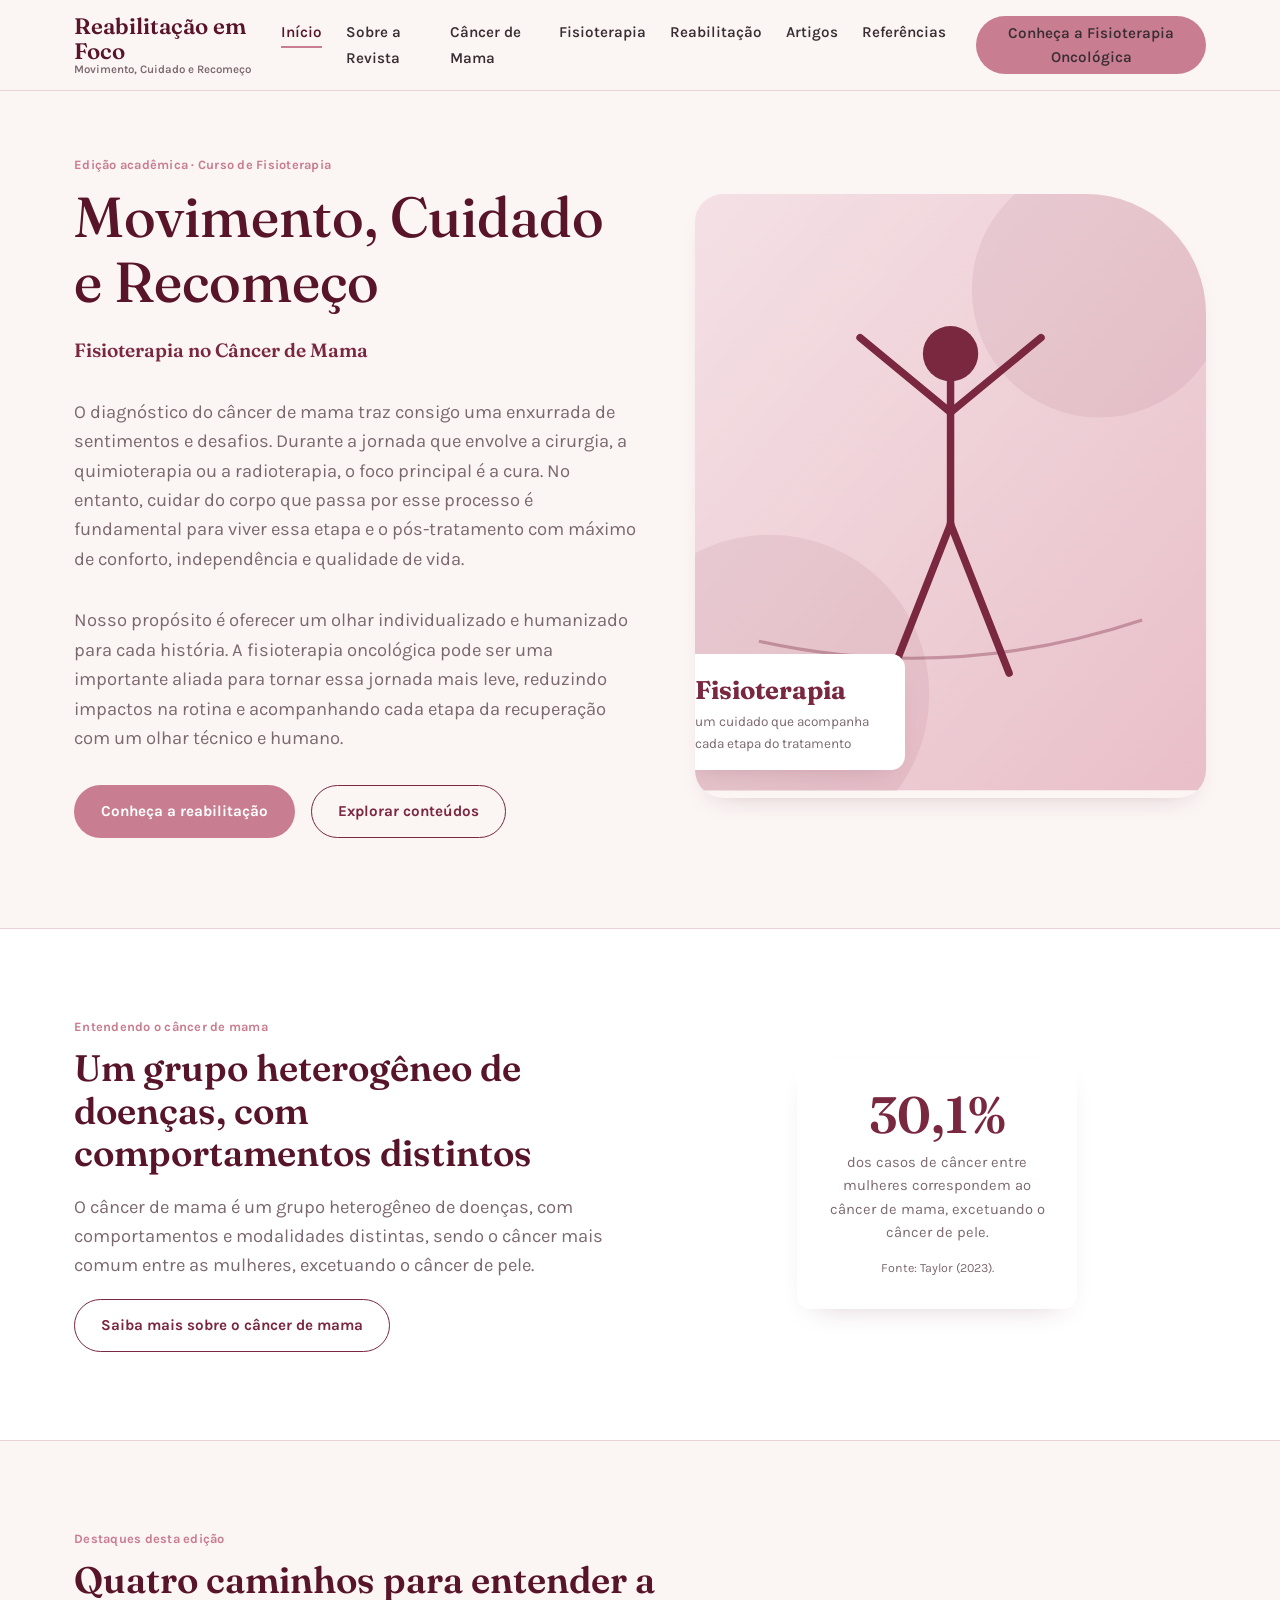
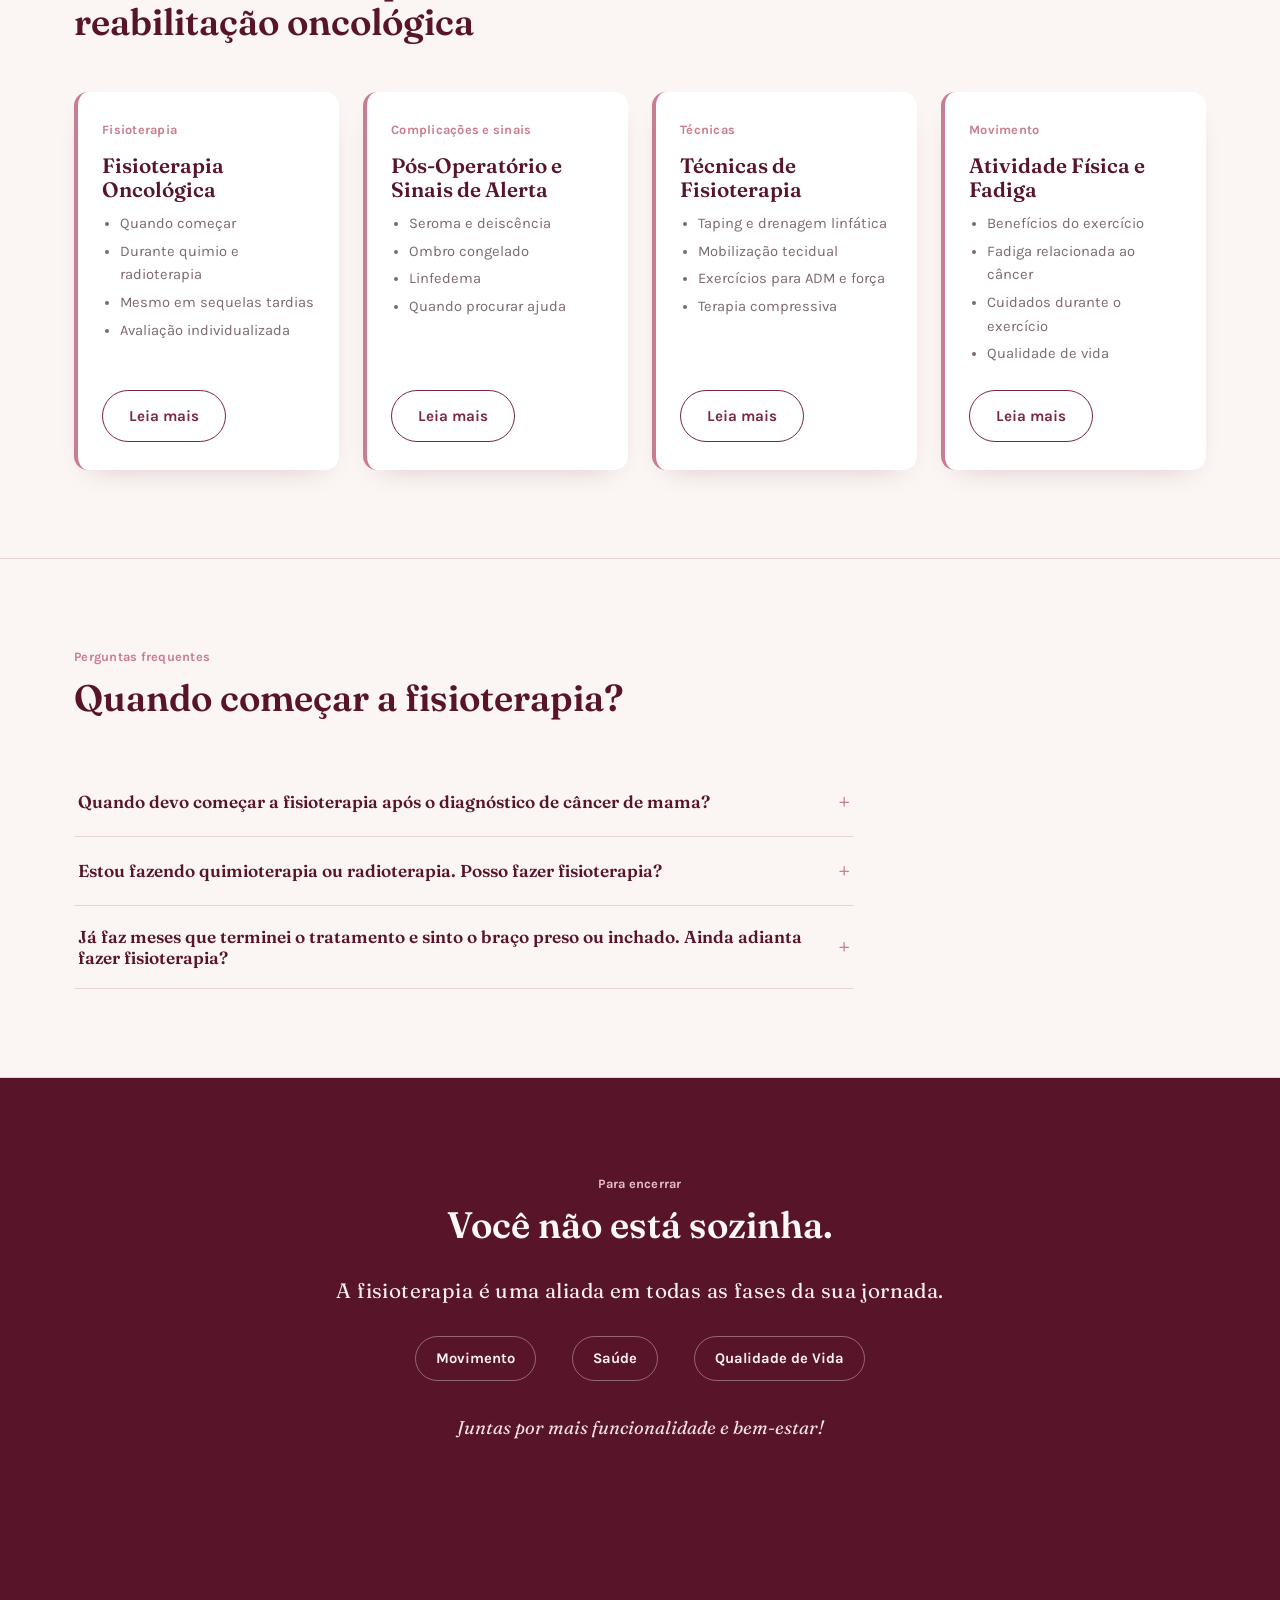
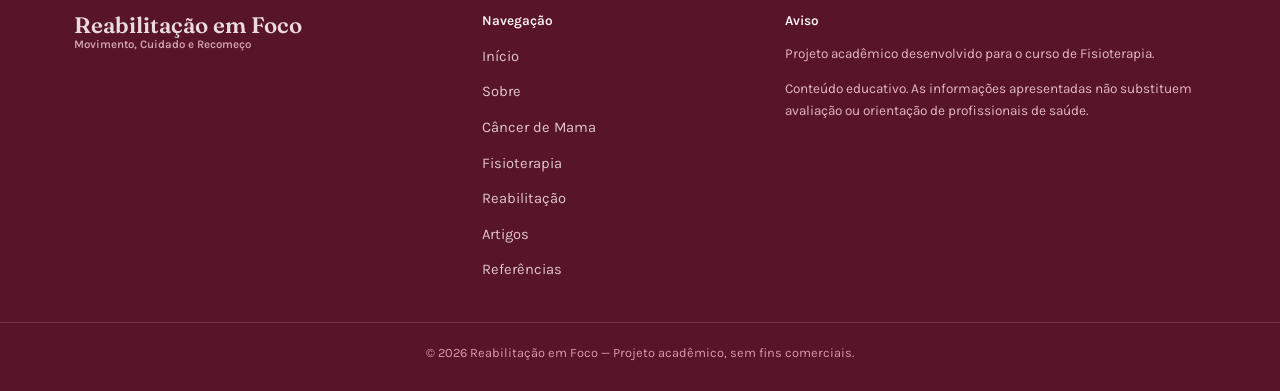
<file: index.html>
<!DOCTYPE html>
<html lang="pt-BR">
<head>
<meta charset="UTF-8">
<meta name="viewport" content="width=device-width, initial-scale=1.0">
<title>Reabilitação em Foco — Movimento, Cuidado e Recomeço: Fisioterapia no Câncer de Mama</title>
<meta name="description" content="Movimento, Cuidado e Recomeço: revista digital acadêmica sobre fisioterapia no câncer de mama, recuperação funcional e qualidade de vida.">
<link rel="stylesheet" href="css/style.css">
</head>
<body>

<header class="cabecalho">
  <div class="container">
    <a href="index.html" class="marca">
      <span class="nome">Reabilitação em Foco</span>
      <span class="sub">Movimento, Cuidado e Recomeço</span>
    </a>
    <button class="btn-menu" aria-label="Abrir menu" aria-expanded="false">
      <span></span><span></span><span></span>
    </button>
    <nav class="nav-principal" aria-label="Menu principal">
      <ul>
        <li><a href="index.html" class="ativo">Início</a></li>
        <li><a href="sobre.html">Sobre a Revista</a></li>
        <li><a href="cancer-de-mama.html">Câncer de Mama</a></li>
        <li><a href="fisioterapia.html">Fisioterapia</a></li>
        <li><a href="reabilitacao.html">Reabilitação</a></li>
        <li><a href="artigos.html">Artigos</a></li>
        <li><a href="referencias.html">Referências</a></li>
      </ul>
      <a href="fisioterapia.html" class="btn btn-primario">Conheça a Fisioterapia Oncológica</a>
    </nav>
  </div>
</header>

<main>
  <!-- HERO -->
  <section class="hero">
    <div class="container">
      <div class="hero-texto entra">
        <span class="eyebrow">Edição acadêmica · Curso de Fisioterapia</span>
        <h1>Movimento, Cuidado e Recomeço</h1>
        <p class="lede" style="font-family:var(--serif); font-size:1.2rem; color:var(--vinho); font-weight:600;">Fisioterapia no Câncer de Mama</p>
        <p class="lede">O diagnóstico do câncer de mama traz consigo uma enxurrada de sentimentos e desafios. Durante a jornada que envolve a cirurgia, a quimioterapia ou a radioterapia, o foco principal é a cura. No entanto, cuidar do corpo que passa por esse processo é fundamental para viver essa etapa e o pós-tratamento com máximo de conforto, independência e qualidade de vida.</p>
        <p class="lede">Nosso propósito é oferecer um olhar individualizado e humanizado para cada história. A fisioterapia oncológica pode ser uma importante aliada para tornar essa jornada mais leve, reduzindo impactos na rotina e acompanhando cada etapa da recuperação com um olhar técnico e humano.</p>
        <div class="hero-acoes">
          <a href="reabilitacao.html" class="btn btn-primario">Conheça a reabilitação</a>
          <a href="fisioterapia.html" class="btn btn-fantasma">Explorar conteúdos</a>
        </div>
      </div>
      <div class="hero-figura entra">
        <svg viewBox="0 0 480 560" width="100%" height="100%" role="img" aria-label="Ilustração de uma pessoa em movimento, com os braços elevados em alongamento, representando a reabilitação funcional">
          <defs>
            <linearGradient id="gradHero" x1="0" y1="0" x2="1" y2="1">
              <stop offset="0%" stop-color="#F4E1E5"/>
              <stop offset="100%" stop-color="#E9BFC9"/>
            </linearGradient>
          </defs>
          <rect width="480" height="560" fill="url(#gradHero)"/>
          <circle cx="380" cy="90" r="120" fill="#7A2740" opacity="0.08"/>
          <circle cx="70" cy="470" r="150" fill="#7A2740" opacity="0.08"/>
          <g transform="translate(240,300)" stroke="#7A2740" stroke-width="7" stroke-linecap="round" fill="none">
            <circle cx="0" cy="-150" r="26" fill="#7A2740" stroke="none"/>
            <line x1="0" y1="-124" x2="0" y2="10"/>
            <line x1="0" y1="-95" x2="-85" y2="-165"/>
            <line x1="0" y1="-95" x2="85" y2="-165"/>
            <line x1="0" y1="10" x2="-55" y2="150"/>
            <line x1="0" y1="10" x2="55" y2="150"/>
          </g>
          <path d="M60 420 Q240 460 420 400" stroke="#7A2740" stroke-width="3" fill="none" opacity="0.35"/>
        </svg>
        <div class="hero-selo">
          <strong>Fisioterapia</strong>
          um cuidado que acompanha cada etapa do tratamento
        </div>
      </div>
    </div>
  </section>

  <!-- ENTENDENDO O CÂNCER DE MAMA -->
  <section class="motivos" id="sobre-cancer">
    <div class="container">
      <div class="duas-colunas entra">
        <div>
          <span class="eyebrow">Entendendo o câncer de mama</span>
          <h2>Um grupo heterogêneo de doenças, com comportamentos distintos</h2>
          <p class="lede">O câncer de mama é um grupo heterogêneo de doenças, com comportamentos e modalidades distintas, sendo o câncer mais comum entre as mulheres, excetuando o câncer de pele.</p>
          <a href="cancer-de-mama.html" class="btn btn-fantasma">Saiba mais sobre o câncer de mama</a>
        </div>
        <div class="destaque-numero" style="max-width:280px; justify-self:center;">
          <span class="numero">30,1%</span>
          <p>dos casos de câncer entre mulheres correspondem ao câncer de mama, excetuando o câncer de pele.</p>
          <p style="margin-top:14px; font-size:0.78rem; color:var(--tinta-suave);">Fonte: Taylor (2023).</p>
        </div>
      </div>
    </div>
  </section>

  <!-- DESTAQUES DA REVISTA -->
  <section id="destaques">
    <div class="container">
      <div class="section-head entra">
        <span class="eyebrow">Destaques desta edição</span>
        <h2>Quatro caminhos para entender a reabilitação oncológica</h2>
      </div>
      <div class="grade-destaques entra">

        <article class="cartao-destaque">
          <span class="eyebrow">Fisioterapia</span>
          <h3>Fisioterapia Oncológica</h3>
          <ul>
            <li>Quando começar</li>
            <li>Durante quimio e radioterapia</li>
            <li>Mesmo em sequelas tardias</li>
            <li>Avaliação individualizada</li>
          </ul>
          <a href="fisioterapia.html" class="btn btn-fantasma">Leia mais</a>
        </article>

        <article class="cartao-destaque">
          <span class="eyebrow">Complicações e sinais</span>
          <h3>Pós-Operatório e Sinais de Alerta</h3>
          <ul>
            <li>Seroma e deiscência</li>
            <li>Ombro congelado</li>
            <li>Linfedema</li>
            <li>Quando procurar ajuda</li>
          </ul>
          <a href="reabilitacao.html" class="btn btn-fantasma">Leia mais</a>
        </article>

        <article class="cartao-destaque">
          <span class="eyebrow">Técnicas</span>
          <h3>Técnicas de Fisioterapia</h3>
          <ul>
            <li>Taping e drenagem linfática</li>
            <li>Mobilização tecidual</li>
            <li>Exercícios para ADM e força</li>
            <li>Terapia compressiva</li>
          </ul>
          <a href="fisioterapia.html" class="btn btn-fantasma">Leia mais</a>
        </article>

        <article class="cartao-destaque">
          <span class="eyebrow">Movimento</span>
          <h3>Atividade Física e Fadiga</h3>
          <ul>
            <li>Benefícios do exercício</li>
            <li>Fadiga relacionada ao câncer</li>
            <li>Cuidados durante o exercício</li>
            <li>Qualidade de vida</li>
          </ul>
          <a href="reabilitacao.html" class="btn btn-fantasma">Leia mais</a>
        </article>

      </div>
    </div>
  </section>

  <!-- PERGUNTAS FREQUENTES -->
  <section id="perguntas-frequentes">
    <div class="container">
      <div class="section-head entra">
        <span class="eyebrow">Perguntas frequentes</span>
        <h2>Quando começar a fisioterapia?</h2>
      </div>
      <div class="acordeao entra">

        <div class="item-acordeao">
          <button aria-expanded="false">
            Quando devo começar a fisioterapia após o diagnóstico de câncer de mama?
            <span class="sinal">+</span>
          </button>
          <div class="resposta"><div class="resposta-inner">
            O quanto antes. O ideal é realizar uma avaliação ainda no pré-operatório para medir a força e a mobilidade atual do braço, além de receber orientações preventivas. Se a cirurgia já aconteceu, o atendimento pode começar logo nos primeiros dias.
          </div></div>
        </div>

        <div class="item-acordeao">
          <button aria-expanded="false">
            Estou fazendo quimioterapia ou radioterapia. Posso fazer fisioterapia?
            <span class="sinal">+</span>
          </button>
          <div class="resposta"><div class="resposta-inner">
            Sim. A atividade física controlada e a fisioterapia durante a quimioterapia e a radioterapia são importantes no combate à fadiga oncológica. Além disso, a fisioterapia pode auxiliar na prevenção do endurecimento dos tecidos na região do peito que a radioterapia pode causar.
          </div></div>
        </div>

        <div class="item-acordeao">
          <button aria-expanded="false">
            Já faz meses que terminei o tratamento e sinto o braço preso ou inchado. Ainda adianta fazer fisioterapia?
            <span class="sinal">+</span>
          </button>
          <div class="resposta"><div class="resposta-inner">
            Com certeza. Nunca é tarde para começar a reabilitação. Mesmo em situações tardias, como fibroses antigas, perda do movimento no ombro ou linfedema crônico, a fisioterapia pode fazer parte do processo de reabilitação.
          </div></div>
        </div>

      </div>
    </div>
  </section>

  <!-- ENCERRAMENTO -->
  <section class="encerramento">
    <div class="container entra">
      <span class="eyebrow" style="color:#E9BFC9;">Para encerrar</span>
      <h2>Você não está sozinha.</h2>
      <p class="lema">A fisioterapia é uma aliada em todas as fases da sua jornada.</p>
      <div class="pilares">
        <span>Movimento</span>
        <span>Saúde</span>
        <span>Qualidade de Vida</span>
      </div>
      <p class="assinatura">Juntas por mais funcionalidade e bem-estar!</p>
    </div>
  </section>
</main>

<footer class="rodape">
  <div class="container">
    <div>
      <a href="index.html" class="marca">
        <span class="nome">Reabilitação em Foco</span>
        <span class="sub">Movimento, Cuidado e Recomeço</span>
      </a>
    </div>
    <div>
      <h4>Navegação</h4>
      <ul>
        <li><a href="index.html">Início</a></li>
        <li><a href="sobre.html">Sobre</a></li>
        <li><a href="cancer-de-mama.html">Câncer de Mama</a></li>
        <li><a href="fisioterapia.html">Fisioterapia</a></li>
        <li><a href="reabilitacao.html">Reabilitação</a></li>
        <li><a href="artigos.html">Artigos</a></li>
        <li><a href="referencias.html">Referências</a></li>
      </ul>
    </div>
    <div class="avisos">
      <h4>Aviso</h4>
      <p>Projeto acadêmico desenvolvido para o curso de Fisioterapia.</p>
      <p>Conteúdo educativo. As informações apresentadas não substituem avaliação ou orientação de profissionais de saúde.</p>
    </div>
  </div>
  <div class="linha-baixo">© 2026 Reabilitação em Foco — Projeto acadêmico, sem fins comerciais.</div>
</footer>

<button class="topo" aria-label="Voltar ao topo">↑</button>
<script src="js/script.js"></script>
</body>
</html>
</file>
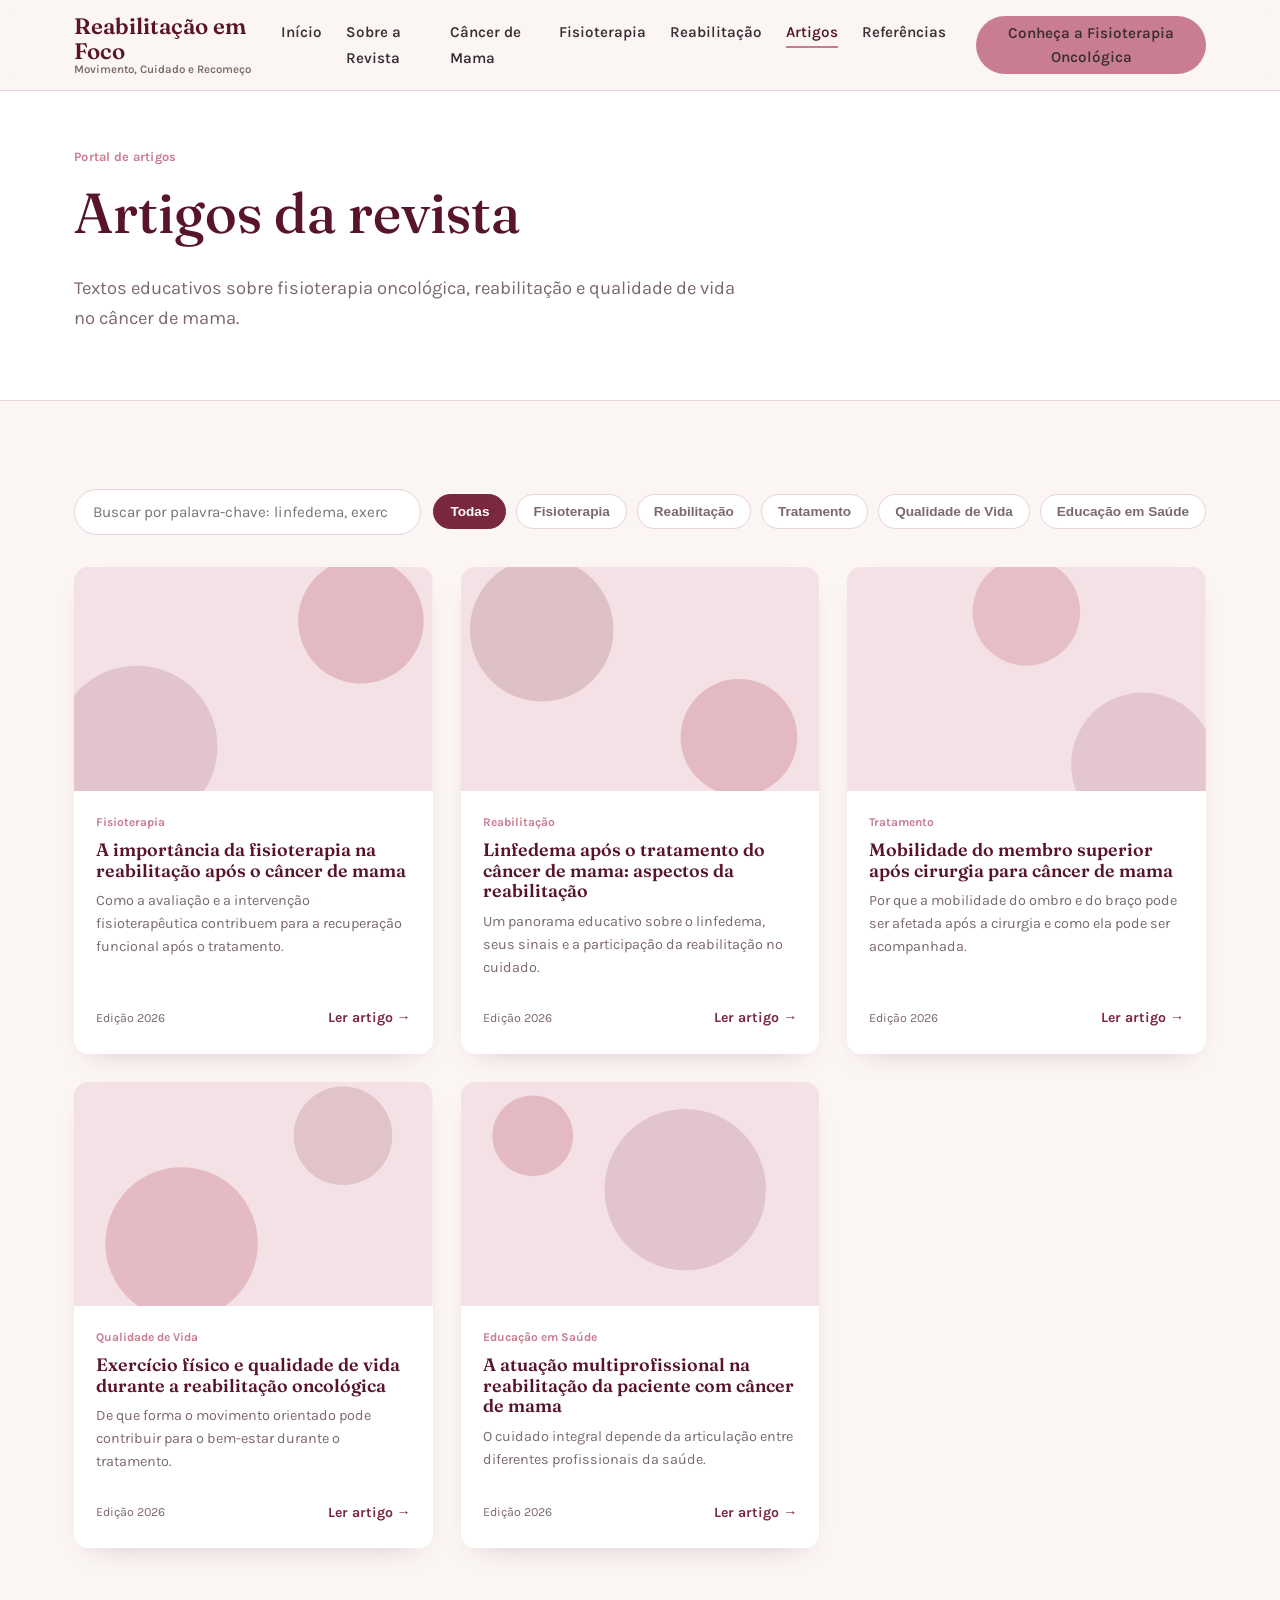
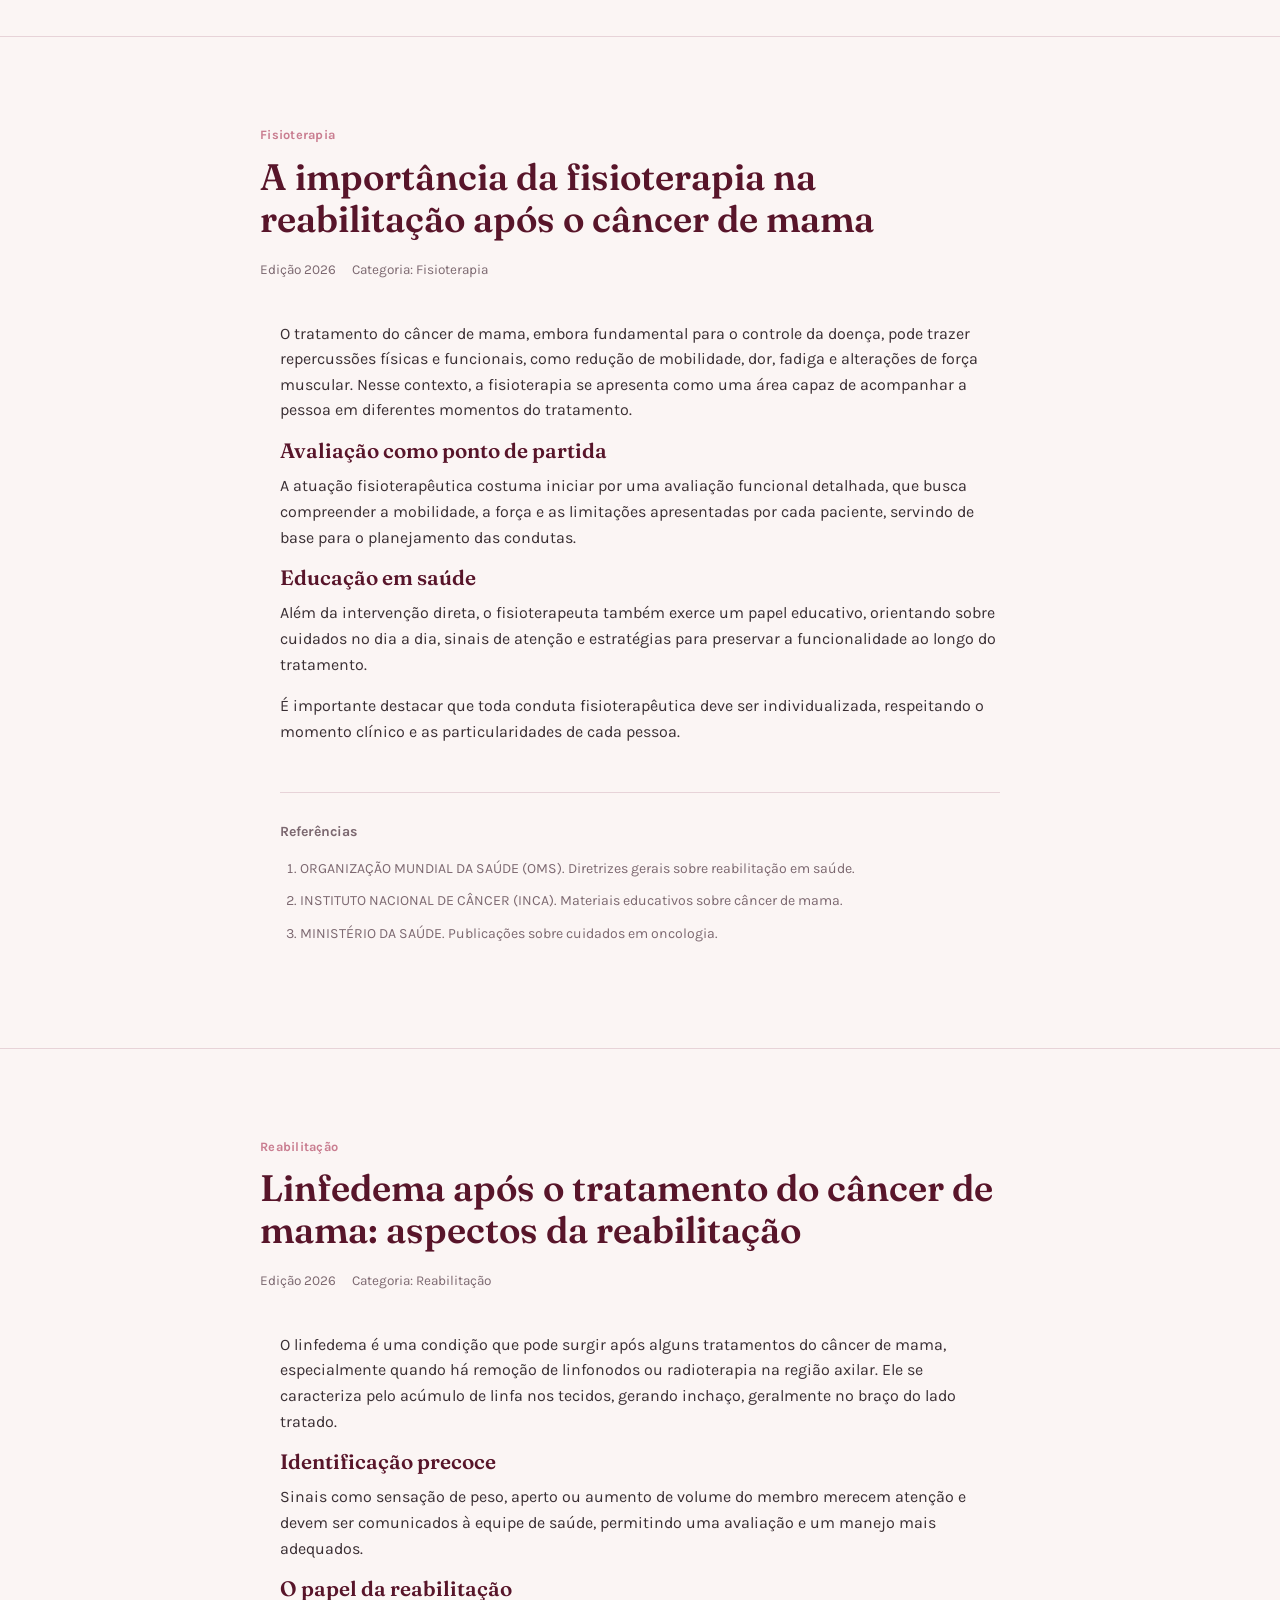
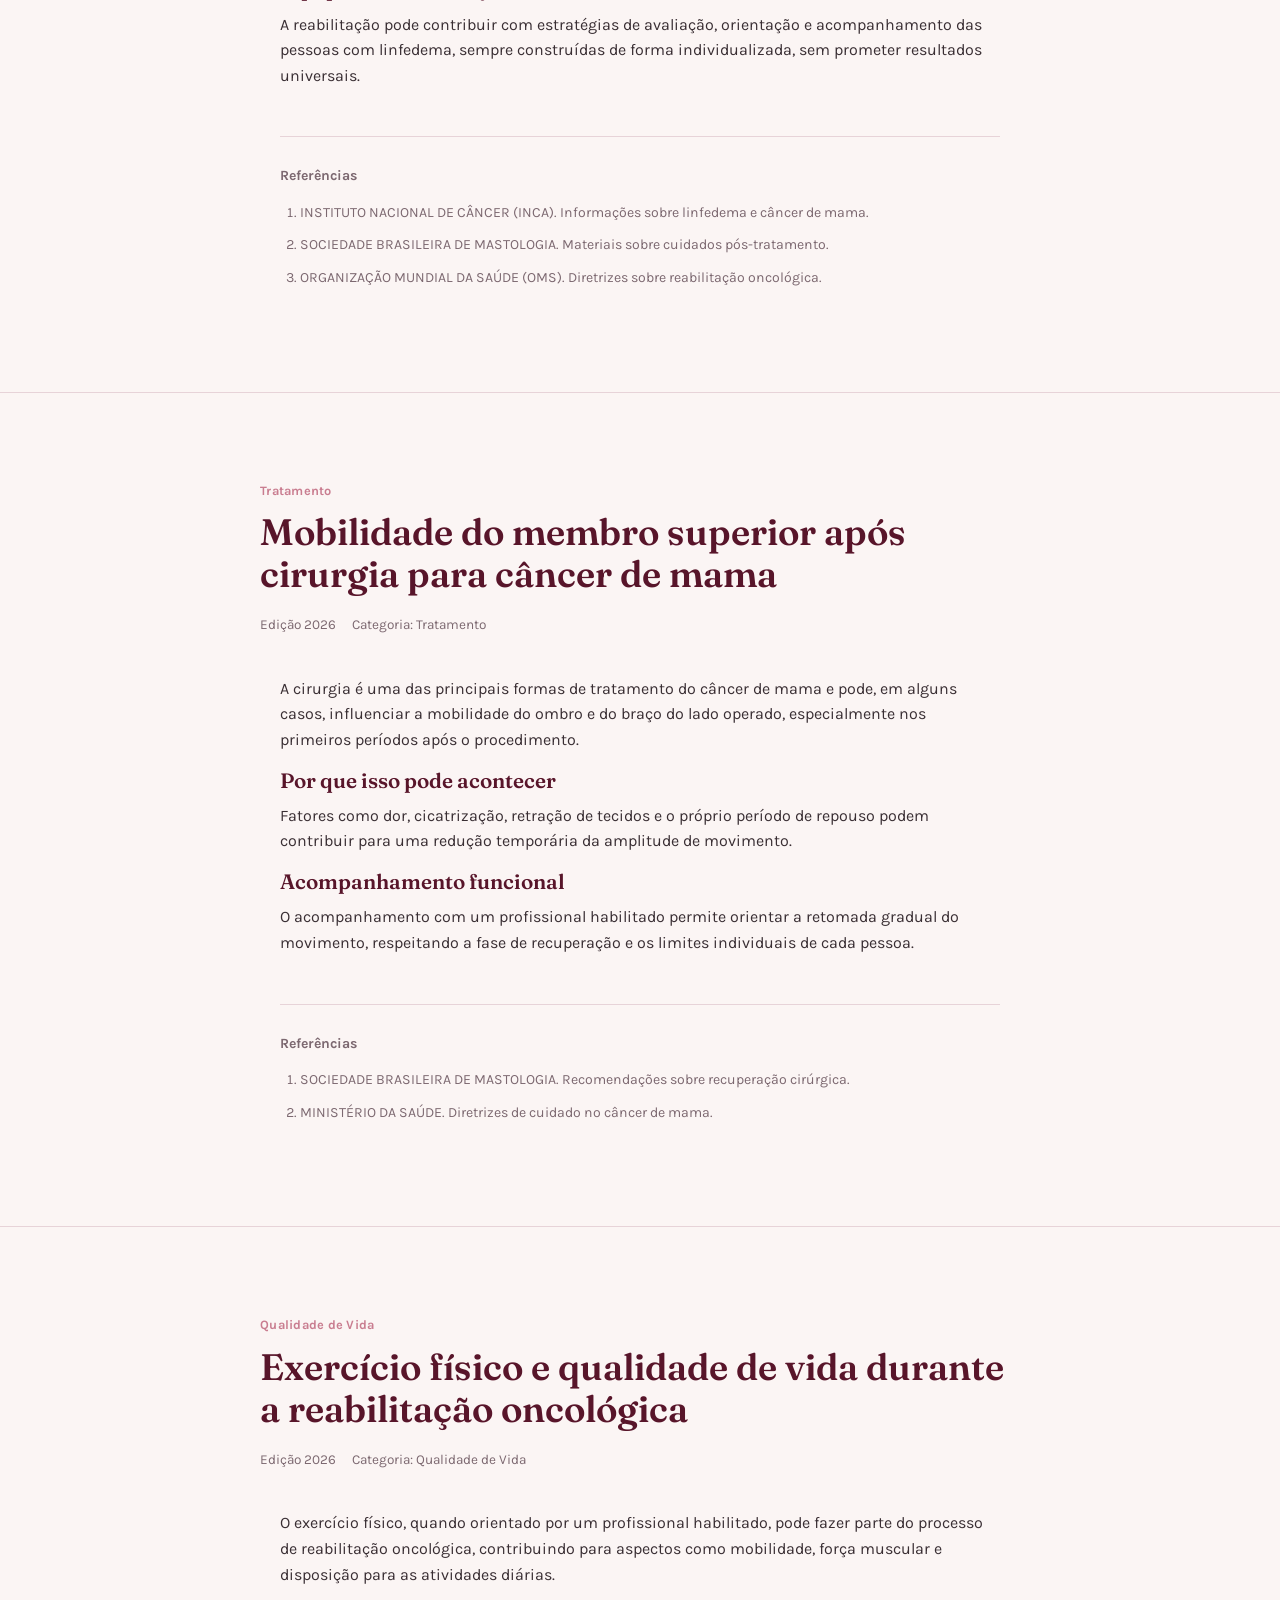
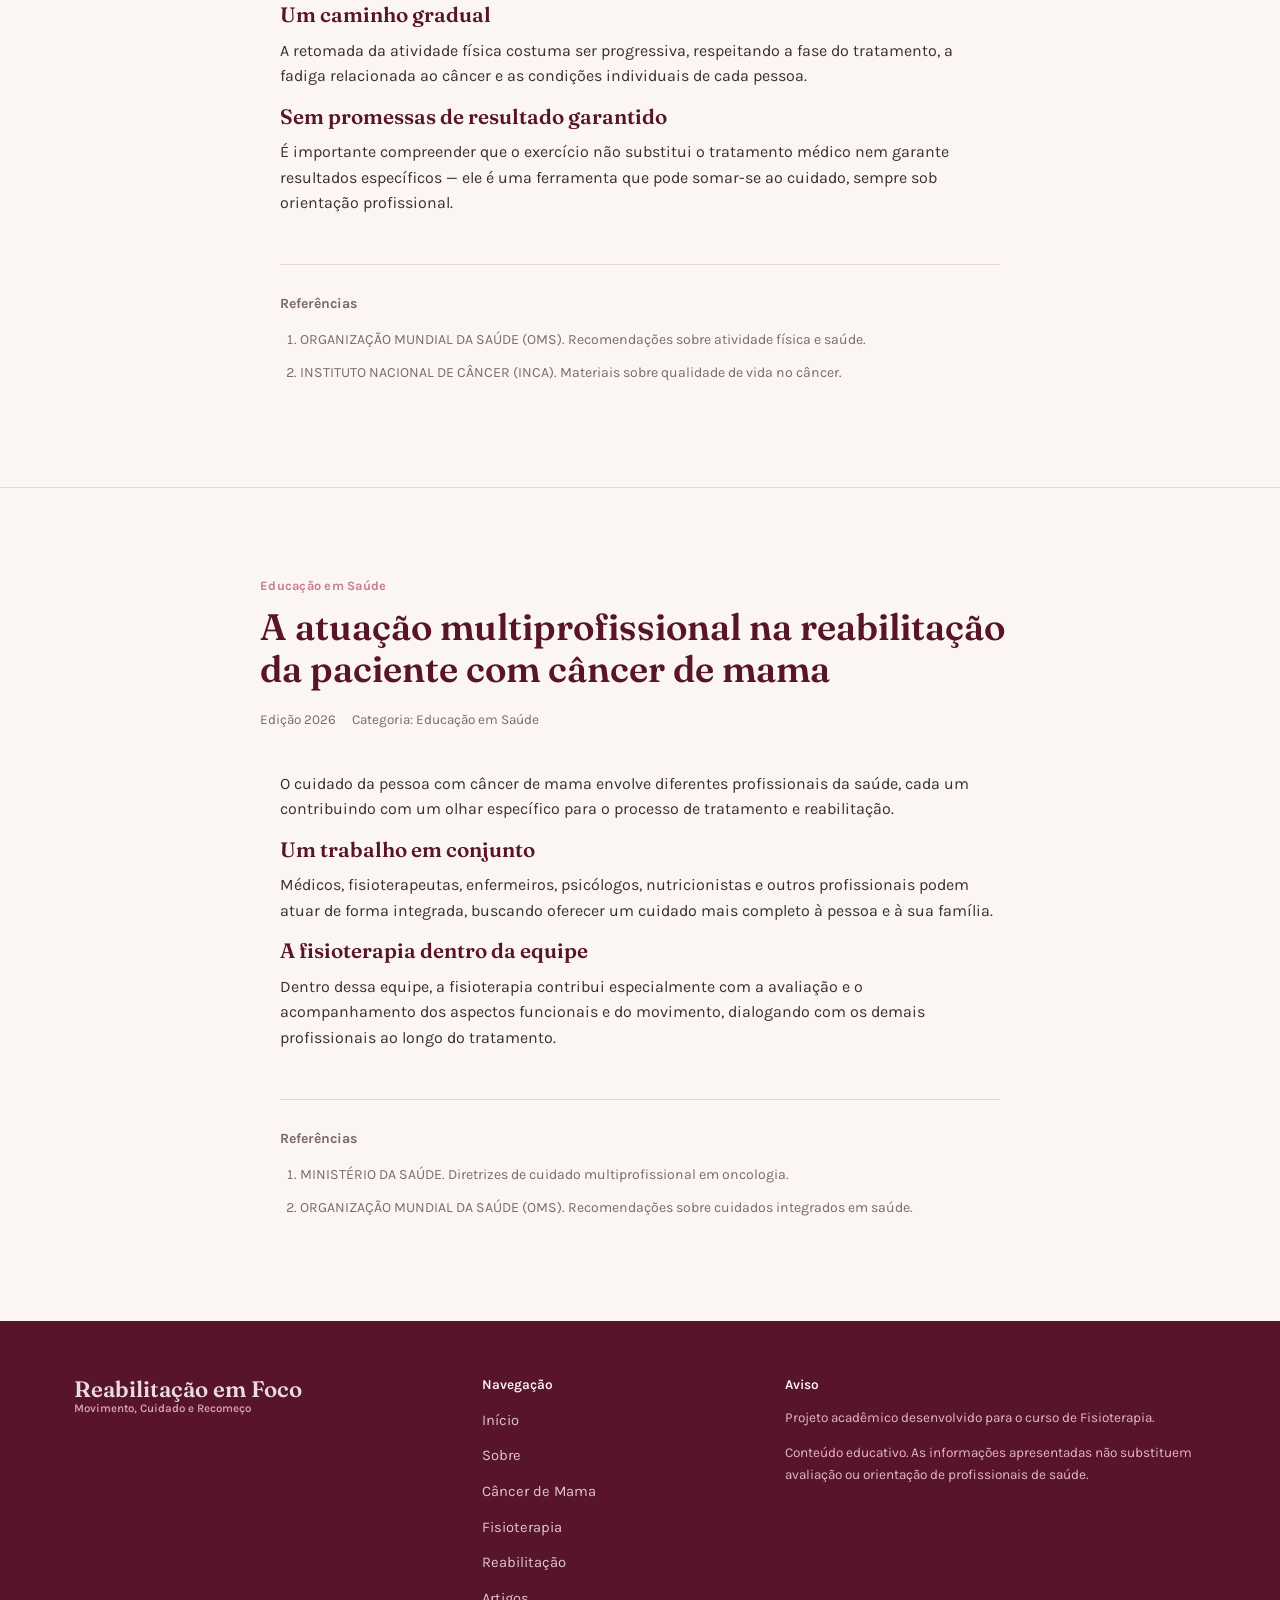
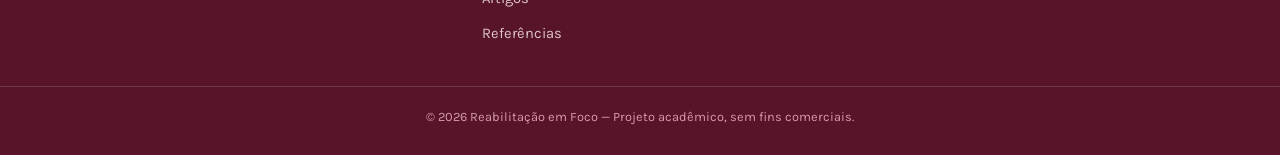
<file: artigos.html>
<!DOCTYPE html>
<html lang="pt-BR">
<head>
<meta charset="UTF-8">
<meta name="viewport" content="width=device-width, initial-scale=1.0">
<title>Artigos — Reabilitação em Foco</title>
<meta name="description" content="Artigos educativos sobre fisioterapia oncológica, linfedema, mobilidade, exercício físico e atuação multiprofissional no câncer de mama.">
<link rel="stylesheet" href="css/style.css">
</head>
<body>

<header class="cabecalho">
  <div class="container">
    <a href="index.html" class="marca">
      <span class="nome">Reabilitação em Foco</span>
      <span class="sub">Movimento, Cuidado e Recomeço</span>
    </a>
    <button class="btn-menu" aria-label="Abrir menu" aria-expanded="false">
      <span></span><span></span><span></span>
    </button>
    <nav class="nav-principal" aria-label="Menu principal">
      <ul>
        <li><a href="index.html">Início</a></li>
        <li><a href="sobre.html">Sobre a Revista</a></li>
        <li><a href="cancer-de-mama.html">Câncer de Mama</a></li>
        <li><a href="fisioterapia.html">Fisioterapia</a></li>
        <li><a href="reabilitacao.html">Reabilitação</a></li>
        <li><a href="artigos.html" class="ativo">Artigos</a></li>
        <li><a href="referencias.html">Referências</a></li>
      </ul>
      <a href="fisioterapia.html" class="btn btn-primario">Conheça a Fisioterapia Oncológica</a>
    </nav>
  </div>
</header>

<main>
  <section class="pagina-topo">
    <div class="container entra">
      <span class="eyebrow">Portal de artigos</span>
      <h1>Artigos da revista</h1>
      <p class="lede">Textos educativos sobre fisioterapia oncológica, reabilitação e qualidade de vida no câncer de mama.</p>
    </div>
  </section>

  <section>
    <div class="container">
      <div class="barra-busca entra">
        <input type="search" class="campo-busca" placeholder="Buscar por palavra-chave: linfedema, exercício, mobilidade…" aria-label="Buscar artigos">
        <div class="filtros" role="group" aria-label="Filtrar por categoria">
          <button class="filtro ativo" data-filtro="todos">Todas</button>
          <button class="filtro" data-filtro="fisioterapia">Fisioterapia</button>
          <button class="filtro" data-filtro="reabilitacao">Reabilitação</button>
          <button class="filtro" data-filtro="tratamento">Tratamento</button>
          <button class="filtro" data-filtro="qualidade-de-vida">Qualidade de Vida</button>
          <button class="filtro" data-filtro="educacao-em-saude">Educação em Saúde</button>
        </div>
      </div>

      <div class="grade-artigos entra">

        <article class="cartao-artigo" data-categoria="fisioterapia" data-busca="fisioterapia reabilitação câncer de mama funcionalidade">
          <div class="capa"><svg viewBox="0 0 400 250"><rect width="400" height="250" fill="#F4E1E5"/><circle cx="320" cy="60" r="70" fill="#C97D90" opacity="0.4"/><circle cx="70" cy="200" r="90" fill="#7A2740" opacity="0.15"/></svg></div>
          <div class="corpo">
            <span class="categoria">Fisioterapia</span>
            <h3>A importância da fisioterapia na reabilitação após o câncer de mama</h3>
            <p>Como a avaliação e a intervenção fisioterapêutica contribuem para a recuperação funcional após o tratamento.</p>
            <div class="rodape-cartao"><span class="data">Edição 2026</span><a href="#artigo-1" class="ler">Ler artigo →</a></div>
          </div>
        </article>

        <article class="cartao-artigo" data-categoria="reabilitacao" data-busca="linfedema reabilitação membro superior drenagem">
          <div class="capa"><svg viewBox="0 0 400 250"><rect width="400" height="250" fill="#F4E1E5"/><circle cx="90" cy="70" r="80" fill="#7A2740" opacity="0.18"/><circle cx="310" cy="190" r="65" fill="#C97D90" opacity="0.4"/></svg></div>
          <div class="corpo">
            <span class="categoria">Reabilitação</span>
            <h3>Linfedema após o tratamento do câncer de mama: aspectos da reabilitação</h3>
            <p>Um panorama educativo sobre o linfedema, seus sinais e a participação da reabilitação no cuidado.</p>
            <div class="rodape-cartao"><span class="data">Edição 2026</span><a href="#artigo-2" class="ler">Ler artigo →</a></div>
          </div>
        </article>

        <article class="cartao-artigo" data-categoria="tratamento" data-busca="mobilidade ombro cirurgia membro superior tratamento">
          <div class="capa"><svg viewBox="0 0 400 250"><rect width="400" height="250" fill="#F4E1E5"/><circle cx="200" cy="50" r="60" fill="#C97D90" opacity="0.35"/><circle cx="330" cy="220" r="80" fill="#7A2740" opacity="0.14"/></svg></div>
          <div class="corpo">
            <span class="categoria">Tratamento</span>
            <h3>Mobilidade do membro superior após cirurgia para câncer de mama</h3>
            <p>Por que a mobilidade do ombro e do braço pode ser afetada após a cirurgia e como ela pode ser acompanhada.</p>
            <div class="rodape-cartao"><span class="data">Edição 2026</span><a href="#artigo-3" class="ler">Ler artigo →</a></div>
          </div>
        </article>

        <article class="cartao-artigo" data-categoria="qualidade-de-vida" data-busca="exercício físico qualidade de vida reabilitação oncológica">
          <div class="capa"><svg viewBox="0 0 400 250"><rect width="400" height="250" fill="#F4E1E5"/><circle cx="120" cy="180" r="85" fill="#C97D90" opacity="0.38"/><circle cx="300" cy="60" r="55" fill="#7A2740" opacity="0.16"/></svg></div>
          <div class="corpo">
            <span class="categoria">Qualidade de Vida</span>
            <h3>Exercício físico e qualidade de vida durante a reabilitação oncológica</h3>
            <p>De que forma o movimento orientado pode contribuir para o bem-estar durante o tratamento.</p>
            <div class="rodape-cartao"><span class="data">Edição 2026</span><a href="#artigo-4" class="ler">Ler artigo →</a></div>
          </div>
        </article>

        <article class="cartao-artigo" data-categoria="educacao-em-saude" data-busca="equipe multiprofissional educação em saúde cuidado integral">
          <div class="capa"><svg viewBox="0 0 400 250"><rect width="400" height="250" fill="#F4E1E5"/><circle cx="250" cy="120" r="90" fill="#7A2740" opacity="0.15"/><circle cx="80" cy="60" r="45" fill="#C97D90" opacity="0.4"/></svg></div>
          <div class="corpo">
            <span class="categoria">Educação em Saúde</span>
            <h3>A atuação multiprofissional na reabilitação da paciente com câncer de mama</h3>
            <p>O cuidado integral depende da articulação entre diferentes profissionais da saúde.</p>
            <div class="rodape-cartao"><span class="data">Edição 2026</span><a href="#artigo-5" class="ler">Ler artigo →</a></div>
          </div>
        </article>

      </div>
      <p class="sem-resultado">Nenhum artigo encontrado para esta busca.</p>
    </div>
  </section>

  <!-- ARTIGO 1 -->
  <section id="artigo-1">
    <div class="container">
      <div class="artigo-cabecalho entra">
        <span class="eyebrow">Fisioterapia</span>
        <h2>A importância da fisioterapia na reabilitação após o câncer de mama</h2>
        <div class="artigo-meta"><span>Edição 2026</span><span>Categoria: Fisioterapia</span></div>
      </div>
      <div class="artigo-corpo entra">
        <p>O tratamento do câncer de mama, embora fundamental para o controle da doença, pode trazer repercussões físicas e funcionais, como redução de mobilidade, dor, fadiga e alterações de força muscular. Nesse contexto, a fisioterapia se apresenta como uma área capaz de acompanhar a pessoa em diferentes momentos do tratamento.</p>
        <h3>Avaliação como ponto de partida</h3>
        <p>A atuação fisioterapêutica costuma iniciar por uma avaliação funcional detalhada, que busca compreender a mobilidade, a força e as limitações apresentadas por cada paciente, servindo de base para o planejamento das condutas.</p>
        <h3>Educação em saúde</h3>
        <p>Além da intervenção direta, o fisioterapeuta também exerce um papel educativo, orientando sobre cuidados no dia a dia, sinais de atenção e estratégias para preservar a funcionalidade ao longo do tratamento.</p>
        <p>É importante destacar que toda conduta fisioterapêutica deve ser individualizada, respeitando o momento clínico e as particularidades de cada pessoa.</p>
        <div class="referencias-artigo">
          <strong>Referências</strong>
          <ol>
            <li>ORGANIZAÇÃO MUNDIAL DA SAÚDE (OMS). Diretrizes gerais sobre reabilitação em saúde.</li>
            <li>INSTITUTO NACIONAL DE CÂNCER (INCA). Materiais educativos sobre câncer de mama.</li>
            <li>MINISTÉRIO DA SAÚDE. Publicações sobre cuidados em oncologia.</li>
          </ol>
        </div>
      </div>
    </div>
  </section>

  <!-- ARTIGO 2 -->
  <section id="artigo-2">
    <div class="container">
      <div class="artigo-cabecalho entra">
        <span class="eyebrow">Reabilitação</span>
        <h2>Linfedema após o tratamento do câncer de mama: aspectos da reabilitação</h2>
        <div class="artigo-meta"><span>Edição 2026</span><span>Categoria: Reabilitação</span></div>
      </div>
      <div class="artigo-corpo entra">
        <p>O linfedema é uma condição que pode surgir após alguns tratamentos do câncer de mama, especialmente quando há remoção de linfonodos ou radioterapia na região axilar. Ele se caracteriza pelo acúmulo de linfa nos tecidos, gerando inchaço, geralmente no braço do lado tratado.</p>
        <h3>Identificação precoce</h3>
        <p>Sinais como sensação de peso, aperto ou aumento de volume do membro merecem atenção e devem ser comunicados à equipe de saúde, permitindo uma avaliação e um manejo mais adequados.</p>
        <h3>O papel da reabilitação</h3>
        <p>A reabilitação pode contribuir com estratégias de avaliação, orientação e acompanhamento das pessoas com linfedema, sempre construídas de forma individualizada, sem prometer resultados universais.</p>
        <div class="referencias-artigo">
          <strong>Referências</strong>
          <ol>
            <li>INSTITUTO NACIONAL DE CÂNCER (INCA). Informações sobre linfedema e câncer de mama.</li>
            <li>SOCIEDADE BRASILEIRA DE MASTOLOGIA. Materiais sobre cuidados pós-tratamento.</li>
            <li>ORGANIZAÇÃO MUNDIAL DA SAÚDE (OMS). Diretrizes sobre reabilitação oncológica.</li>
          </ol>
        </div>
      </div>
    </div>
  </section>

  <!-- ARTIGO 3 -->
  <section id="artigo-3">
    <div class="container">
      <div class="artigo-cabecalho entra">
        <span class="eyebrow">Tratamento</span>
        <h2>Mobilidade do membro superior após cirurgia para câncer de mama</h2>
        <div class="artigo-meta"><span>Edição 2026</span><span>Categoria: Tratamento</span></div>
      </div>
      <div class="artigo-corpo entra">
        <p>A cirurgia é uma das principais formas de tratamento do câncer de mama e pode, em alguns casos, influenciar a mobilidade do ombro e do braço do lado operado, especialmente nos primeiros períodos após o procedimento.</p>
        <h3>Por que isso pode acontecer</h3>
        <p>Fatores como dor, cicatrização, retração de tecidos e o próprio período de repouso podem contribuir para uma redução temporária da amplitude de movimento.</p>
        <h3>Acompanhamento funcional</h3>
        <p>O acompanhamento com um profissional habilitado permite orientar a retomada gradual do movimento, respeitando a fase de recuperação e os limites individuais de cada pessoa.</p>
        <div class="referencias-artigo">
          <strong>Referências</strong>
          <ol>
            <li>SOCIEDADE BRASILEIRA DE MASTOLOGIA. Recomendações sobre recuperação cirúrgica.</li>
            <li>MINISTÉRIO DA SAÚDE. Diretrizes de cuidado no câncer de mama.</li>
          </ol>
        </div>
      </div>
    </div>
  </section>

  <!-- ARTIGO 4 -->
  <section id="artigo-4">
    <div class="container">
      <div class="artigo-cabecalho entra">
        <span class="eyebrow">Qualidade de Vida</span>
        <h2>Exercício físico e qualidade de vida durante a reabilitação oncológica</h2>
        <div class="artigo-meta"><span>Edição 2026</span><span>Categoria: Qualidade de Vida</span></div>
      </div>
      <div class="artigo-corpo entra">
        <p>O exercício físico, quando orientado por um profissional habilitado, pode fazer parte do processo de reabilitação oncológica, contribuindo para aspectos como mobilidade, força muscular e disposição para as atividades diárias.</p>
        <h3>Um caminho gradual</h3>
        <p>A retomada da atividade física costuma ser progressiva, respeitando a fase do tratamento, a fadiga relacionada ao câncer e as condições individuais de cada pessoa.</p>
        <h3>Sem promessas de resultado garantido</h3>
        <p>É importante compreender que o exercício não substitui o tratamento médico nem garante resultados específicos — ele é uma ferramenta que pode somar-se ao cuidado, sempre sob orientação profissional.</p>
        <div class="referencias-artigo">
          <strong>Referências</strong>
          <ol>
            <li>ORGANIZAÇÃO MUNDIAL DA SAÚDE (OMS). Recomendações sobre atividade física e saúde.</li>
            <li>INSTITUTO NACIONAL DE CÂNCER (INCA). Materiais sobre qualidade de vida no câncer.</li>
          </ol>
        </div>
      </div>
    </div>
  </section>

  <!-- ARTIGO 5 -->
  <section id="artigo-5">
    <div class="container">
      <div class="artigo-cabecalho entra">
        <span class="eyebrow">Educação em Saúde</span>
        <h2>A atuação multiprofissional na reabilitação da paciente com câncer de mama</h2>
        <div class="artigo-meta"><span>Edição 2026</span><span>Categoria: Educação em Saúde</span></div>
      </div>
      <div class="artigo-corpo entra">
        <p>O cuidado da pessoa com câncer de mama envolve diferentes profissionais da saúde, cada um contribuindo com um olhar específico para o processo de tratamento e reabilitação.</p>
        <h3>Um trabalho em conjunto</h3>
        <p>Médicos, fisioterapeutas, enfermeiros, psicólogos, nutricionistas e outros profissionais podem atuar de forma integrada, buscando oferecer um cuidado mais completo à pessoa e à sua família.</p>
        <h3>A fisioterapia dentro da equipe</h3>
        <p>Dentro dessa equipe, a fisioterapia contribui especialmente com a avaliação e o acompanhamento dos aspectos funcionais e do movimento, dialogando com os demais profissionais ao longo do tratamento.</p>
        <div class="referencias-artigo">
          <strong>Referências</strong>
          <ol>
            <li>MINISTÉRIO DA SAÚDE. Diretrizes de cuidado multiprofissional em oncologia.</li>
            <li>ORGANIZAÇÃO MUNDIAL DA SAÚDE (OMS). Recomendações sobre cuidados integrados em saúde.</li>
          </ol>
        </div>
      </div>
    </div>
  </section>
</main>

<footer class="rodape">
  <div class="container">
    <div>
      <a href="index.html" class="marca">
        <span class="nome">Reabilitação em Foco</span>
        <span class="sub">Movimento, Cuidado e Recomeço</span>
      </a>
    </div>
    <div>
      <h4>Navegação</h4>
      <ul>
        <li><a href="index.html">Início</a></li>
        <li><a href="sobre.html">Sobre</a></li>
        <li><a href="cancer-de-mama.html">Câncer de Mama</a></li>
        <li><a href="fisioterapia.html">Fisioterapia</a></li>
        <li><a href="reabilitacao.html">Reabilitação</a></li>
        <li><a href="artigos.html">Artigos</a></li>
        <li><a href="referencias.html">Referências</a></li>
      </ul>
    </div>
    <div class="avisos">
      <h4>Aviso</h4>
      <p>Projeto acadêmico desenvolvido para o curso de Fisioterapia.</p>
      <p>Conteúdo educativo. As informações apresentadas não substituem avaliação ou orientação de profissionais de saúde.</p>
    </div>
  </div>
  <div class="linha-baixo">© 2026 Reabilitação em Foco — Projeto acadêmico, sem fins comerciais.</div>
</footer>

<button class="topo" aria-label="Voltar ao topo">↑</button>
<script src="js/script.js"></script>
</body>
</html>
</file>
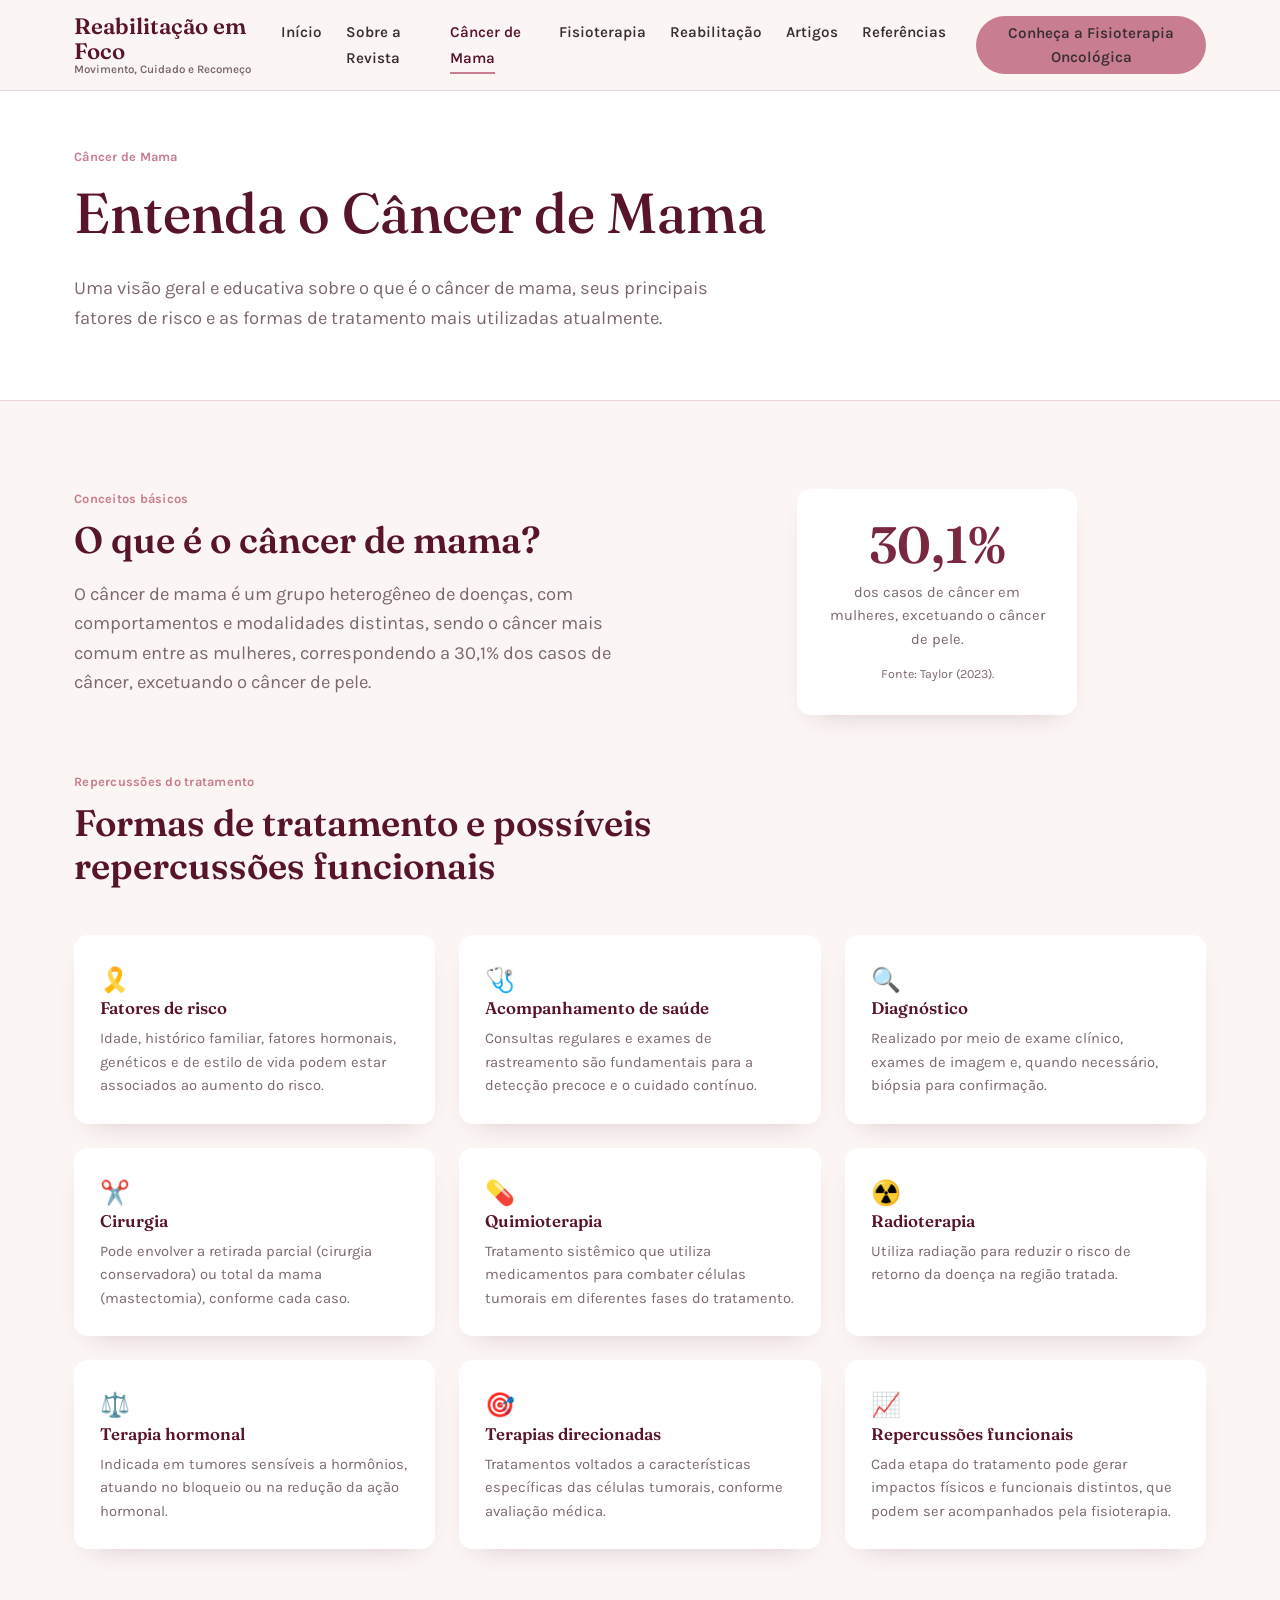
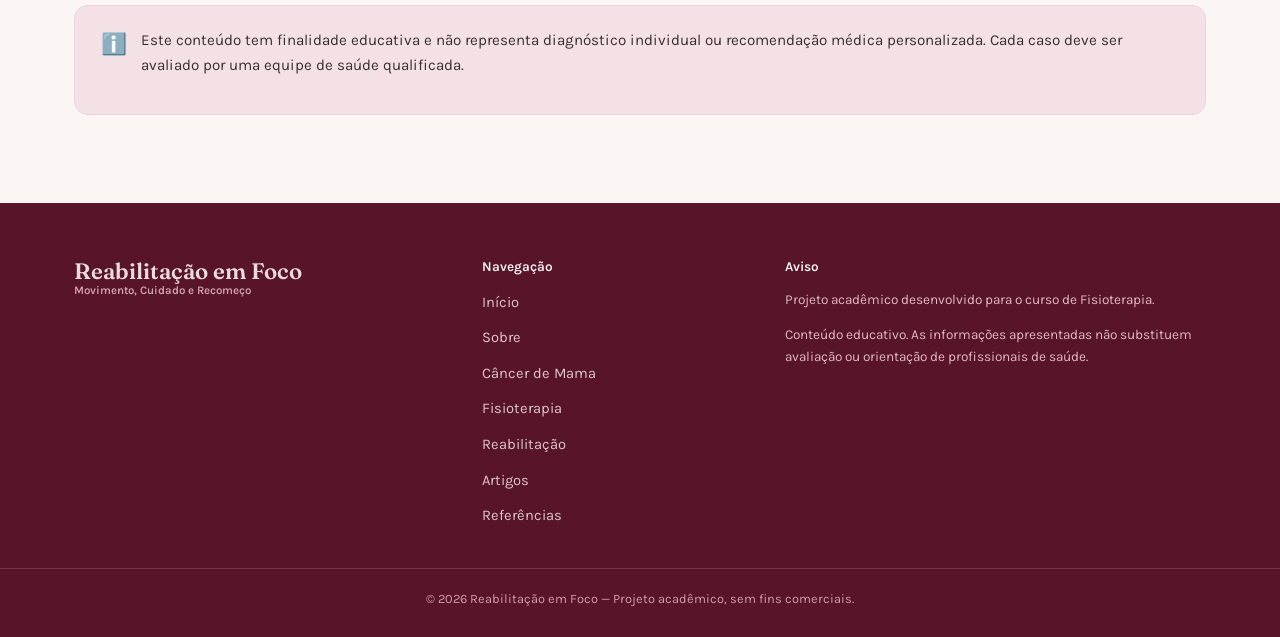
<file: cancer-de-mama.html>
<!DOCTYPE html>
<html lang="pt-BR">
<head>
<meta charset="UTF-8">
<meta name="viewport" content="width=device-width, initial-scale=1.0">
<title>Entenda o Câncer de Mama — Reabilitação em Foco</title>
<meta name="description" content="Informações educativas sobre o câncer de mama: conceitos, fatores de risco, diagnóstico e formas de tratamento.">
<link rel="stylesheet" href="css/style.css">
</head>
<body>

<header class="cabecalho">
  <div class="container">
    <a href="index.html" class="marca">
      <span class="nome">Reabilitação em Foco</span>
      <span class="sub">Movimento, Cuidado e Recomeço</span>
    </a>
    <button class="btn-menu" aria-label="Abrir menu" aria-expanded="false">
      <span></span><span></span><span></span>
    </button>
    <nav class="nav-principal" aria-label="Menu principal">
      <ul>
        <li><a href="index.html">Início</a></li>
        <li><a href="sobre.html">Sobre a Revista</a></li>
        <li><a href="cancer-de-mama.html" class="ativo">Câncer de Mama</a></li>
        <li><a href="fisioterapia.html">Fisioterapia</a></li>
        <li><a href="reabilitacao.html">Reabilitação</a></li>
        <li><a href="artigos.html">Artigos</a></li>
        <li><a href="referencias.html">Referências</a></li>
      </ul>
      <a href="fisioterapia.html" class="btn btn-primario">Conheça a Fisioterapia Oncológica</a>
    </nav>
  </div>
</header>

<main>
  <section class="pagina-topo">
    <div class="container entra">
      <span class="eyebrow">Câncer de Mama</span>
      <h1>Entenda o Câncer de Mama</h1>
      <p class="lede">Uma visão geral e educativa sobre o que é o câncer de mama, seus principais fatores de risco e as formas de tratamento mais utilizadas atualmente.</p>
    </div>
  </section>

  <section>
    <div class="container">
      <div class="duas-colunas entra">
        <div>
          <span class="eyebrow">Conceitos básicos</span>
          <h2>O que é o câncer de mama?</h2>
          <p class="lede">O câncer de mama é um grupo heterogêneo de doenças, com comportamentos e modalidades distintas, sendo o câncer mais comum entre as mulheres, correspondendo a 30,1% dos casos de câncer, excetuando o câncer de pele.</p>
        </div>
        <div class="destaque-numero" style="max-width:280px; justify-self:center;">
          <span class="numero">30,1%</span>
          <p>dos casos de câncer em mulheres, excetuando o câncer de pele.</p>
          <p style="margin-top:14px; font-size:0.78rem; color:var(--tinta-suave);">Fonte: Taylor (2023).</p>
        </div>
      </div>

      <div class="section-head mt-grande entra">
        <span class="eyebrow">Repercussões do tratamento</span>
        <h2>Formas de tratamento e possíveis repercussões funcionais</h2>
      </div>

      <div class="grade-info entra">
        <div class="cartao-info">
          <span class="icone">🎗️</span>
          <h3>Fatores de risco</h3>
          <p>Idade, histórico familiar, fatores hormonais, genéticos e de estilo de vida podem estar associados ao aumento do risco.</p>
        </div>
        <div class="cartao-info">
          <span class="icone">🩺</span>
          <h3>Acompanhamento de saúde</h3>
          <p>Consultas regulares e exames de rastreamento são fundamentais para a detecção precoce e o cuidado contínuo.</p>
        </div>
        <div class="cartao-info">
          <span class="icone">🔍</span>
          <h3>Diagnóstico</h3>
          <p>Realizado por meio de exame clínico, exames de imagem e, quando necessário, biópsia para confirmação.</p>
        </div>
        <div class="cartao-info">
          <span class="icone">✂️</span>
          <h3>Cirurgia</h3>
          <p>Pode envolver a retirada parcial (cirurgia conservadora) ou total da mama (mastectomia), conforme cada caso.</p>
        </div>
        <div class="cartao-info">
          <span class="icone">💊</span>
          <h3>Quimioterapia</h3>
          <p>Tratamento sistêmico que utiliza medicamentos para combater células tumorais em diferentes fases do tratamento.</p>
        </div>
        <div class="cartao-info">
          <span class="icone">☢️</span>
          <h3>Radioterapia</h3>
          <p>Utiliza radiação para reduzir o risco de retorno da doença na região tratada.</p>
        </div>
        <div class="cartao-info">
          <span class="icone">⚖️</span>
          <h3>Terapia hormonal</h3>
          <p>Indicada em tumores sensíveis a hormônios, atuando no bloqueio ou na redução da ação hormonal.</p>
        </div>
        <div class="cartao-info">
          <span class="icone">🎯</span>
          <h3>Terapias direcionadas</h3>
          <p>Tratamentos voltados a características específicas das células tumorais, conforme avaliação médica.</p>
        </div>
        <div class="cartao-info">
          <span class="icone">📈</span>
          <h3>Repercussões funcionais</h3>
          <p>Cada etapa do tratamento pode gerar impactos físicos e funcionais distintos, que podem ser acompanhados pela fisioterapia.</p>
        </div>
      </div>

      <div class="aviso mt-grande entra">
        <span class="icone">ℹ️</span>
        <p>Este conteúdo tem finalidade educativa e não representa diagnóstico individual ou recomendação médica personalizada. Cada caso deve ser avaliado por uma equipe de saúde qualificada.</p>
      </div>
    </div>
  </section>
</main>

<footer class="rodape">
  <div class="container">
    <div>
      <a href="index.html" class="marca">
        <span class="nome">Reabilitação em Foco</span>
        <span class="sub">Movimento, Cuidado e Recomeço</span>
      </a>
    </div>
    <div>
      <h4>Navegação</h4>
      <ul>
        <li><a href="index.html">Início</a></li>
        <li><a href="sobre.html">Sobre</a></li>
        <li><a href="cancer-de-mama.html">Câncer de Mama</a></li>
        <li><a href="fisioterapia.html">Fisioterapia</a></li>
        <li><a href="reabilitacao.html">Reabilitação</a></li>
        <li><a href="artigos.html">Artigos</a></li>
        <li><a href="referencias.html">Referências</a></li>
      </ul>
    </div>
    <div class="avisos">
      <h4>Aviso</h4>
      <p>Projeto acadêmico desenvolvido para o curso de Fisioterapia.</p>
      <p>Conteúdo educativo. As informações apresentadas não substituem avaliação ou orientação de profissionais de saúde.</p>
    </div>
  </div>
  <div class="linha-baixo">© 2026 Reabilitação em Foco — Projeto acadêmico, sem fins comerciais.</div>
</footer>

<button class="topo" aria-label="Voltar ao topo">↑</button>
<script src="js/script.js"></script>
</body>
</html>
</file>
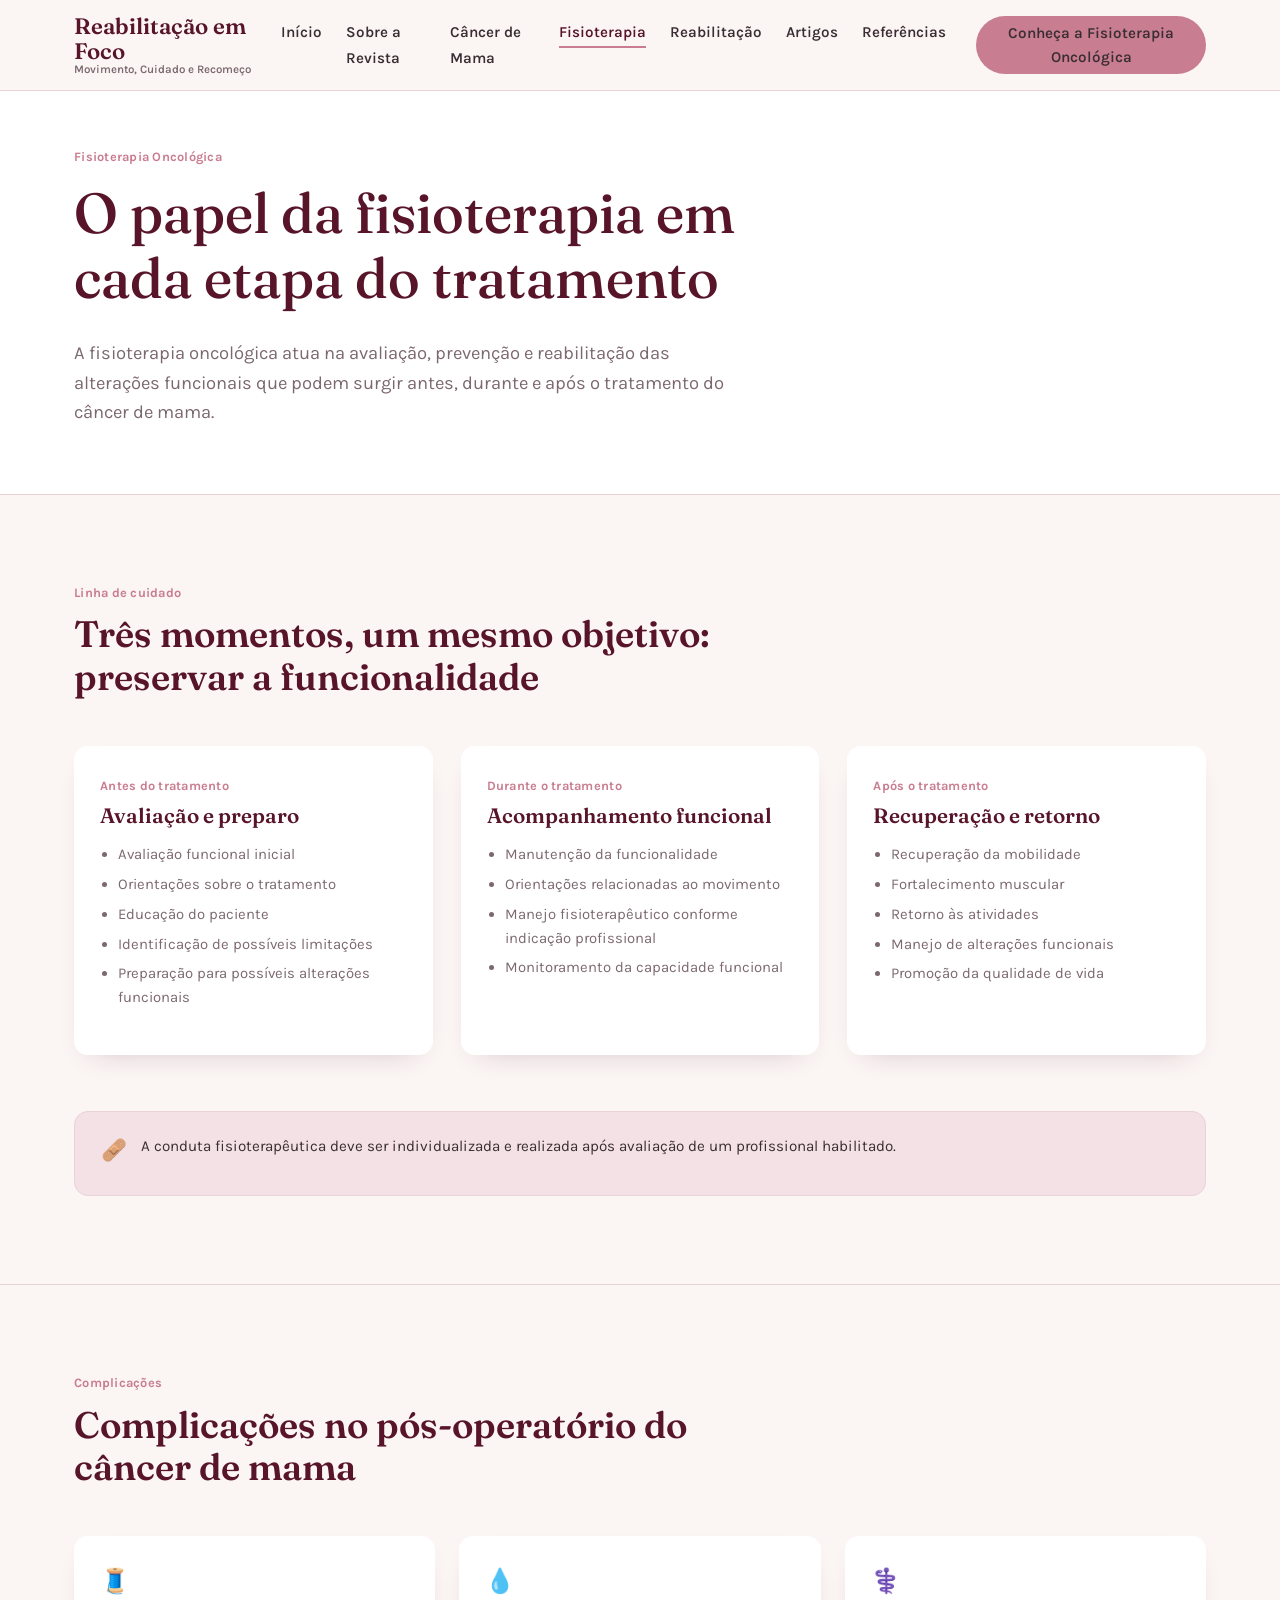
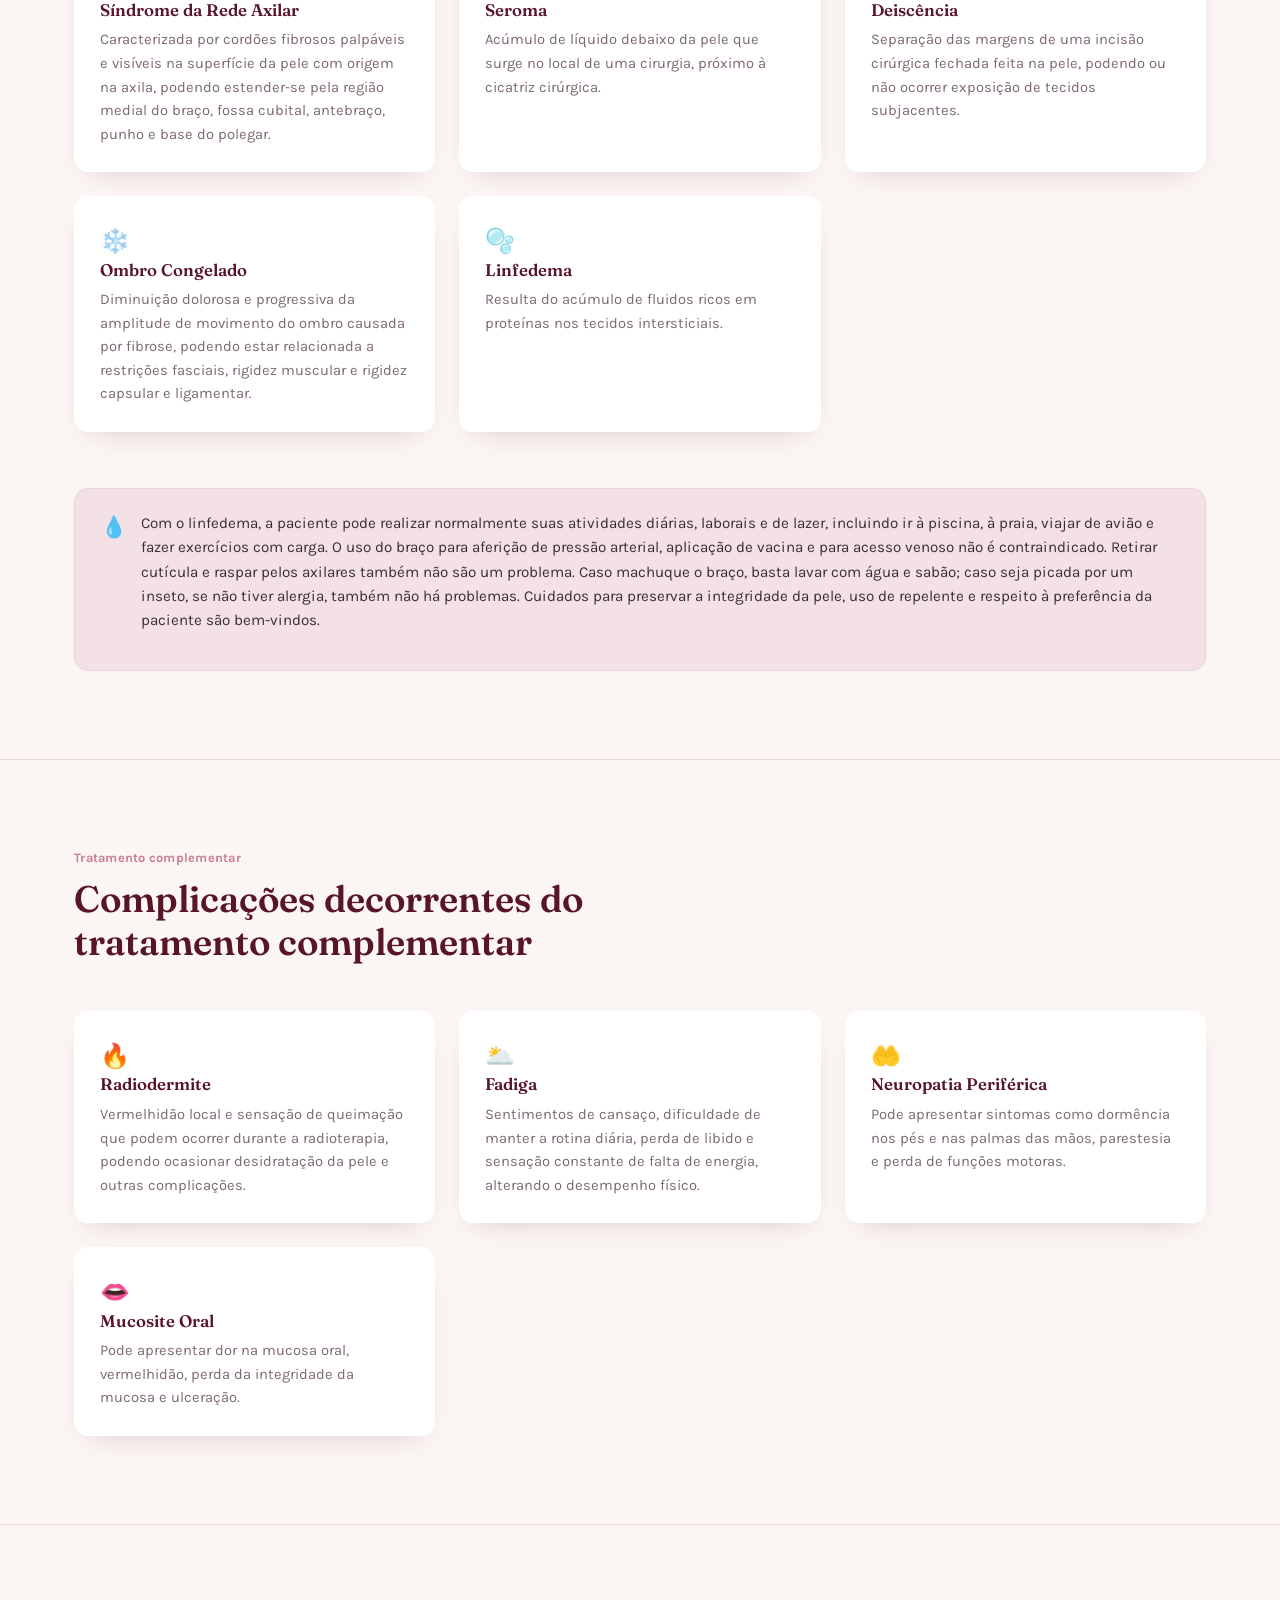
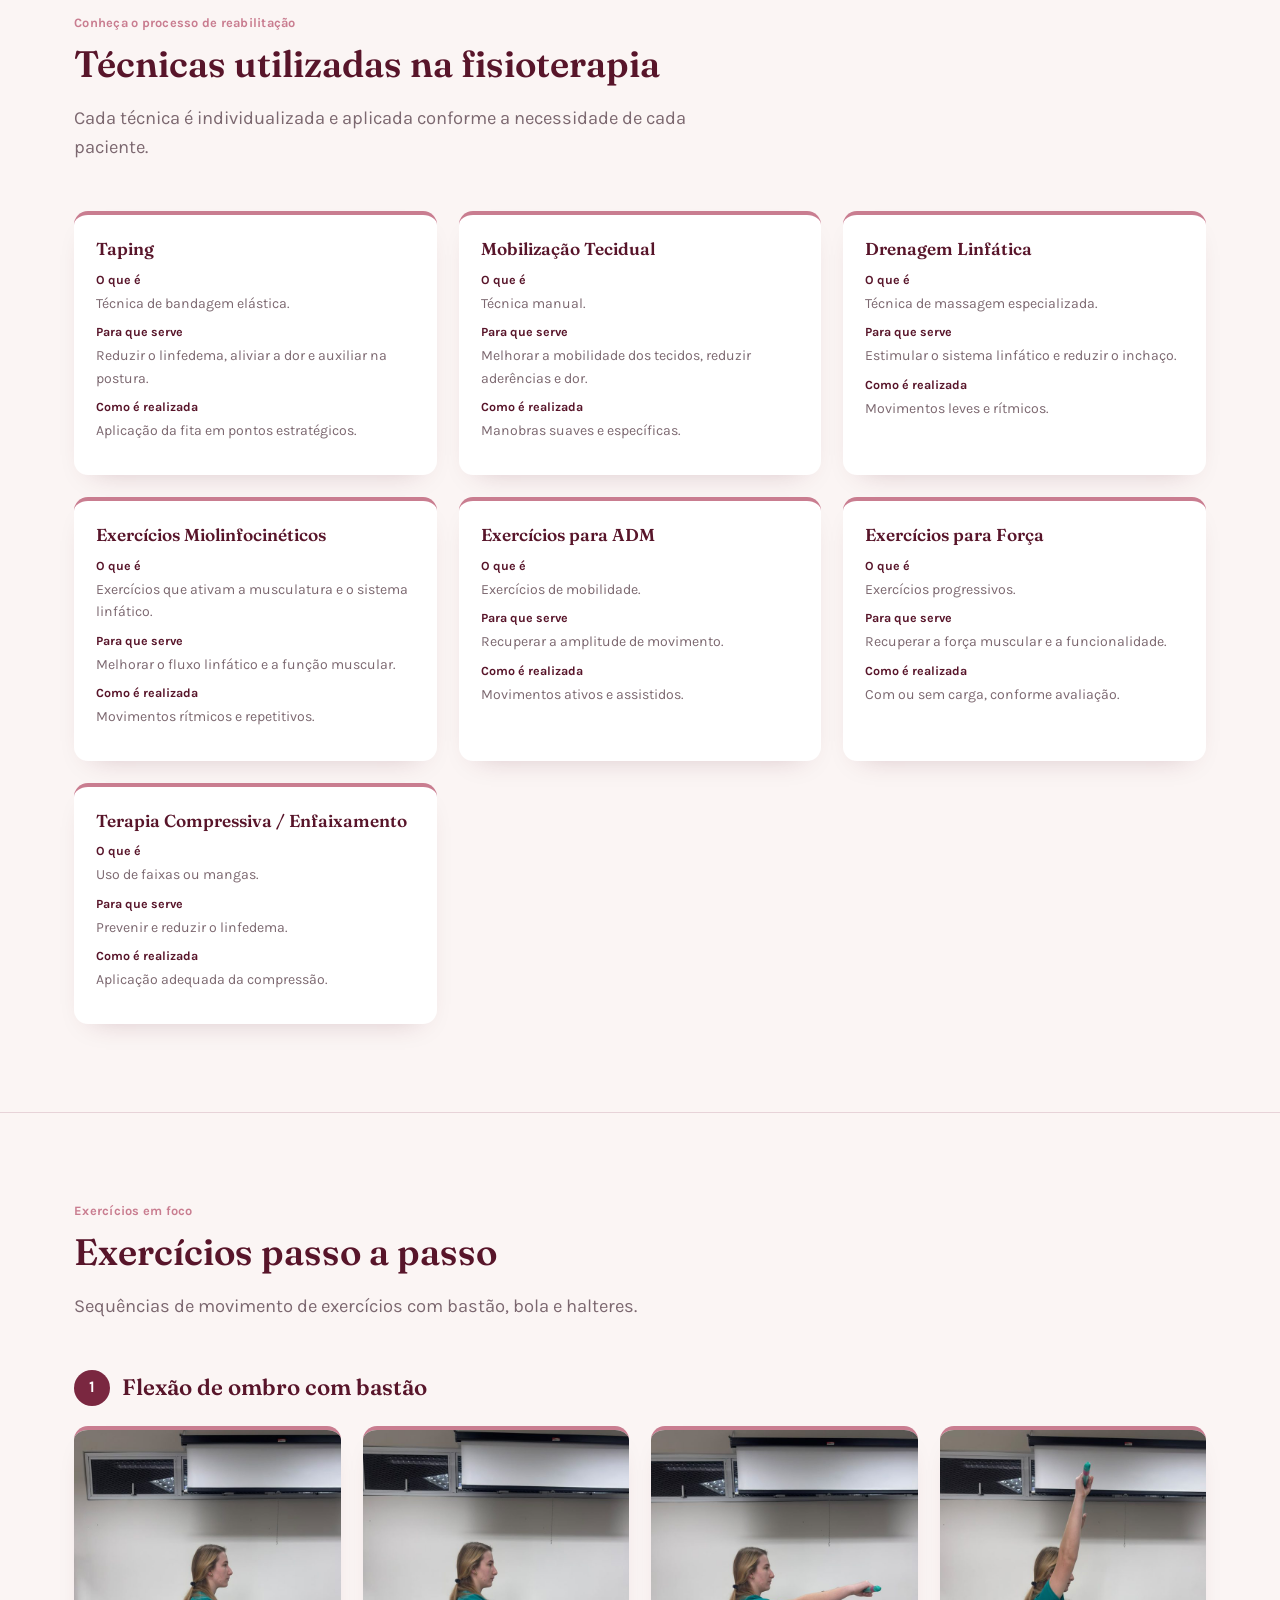
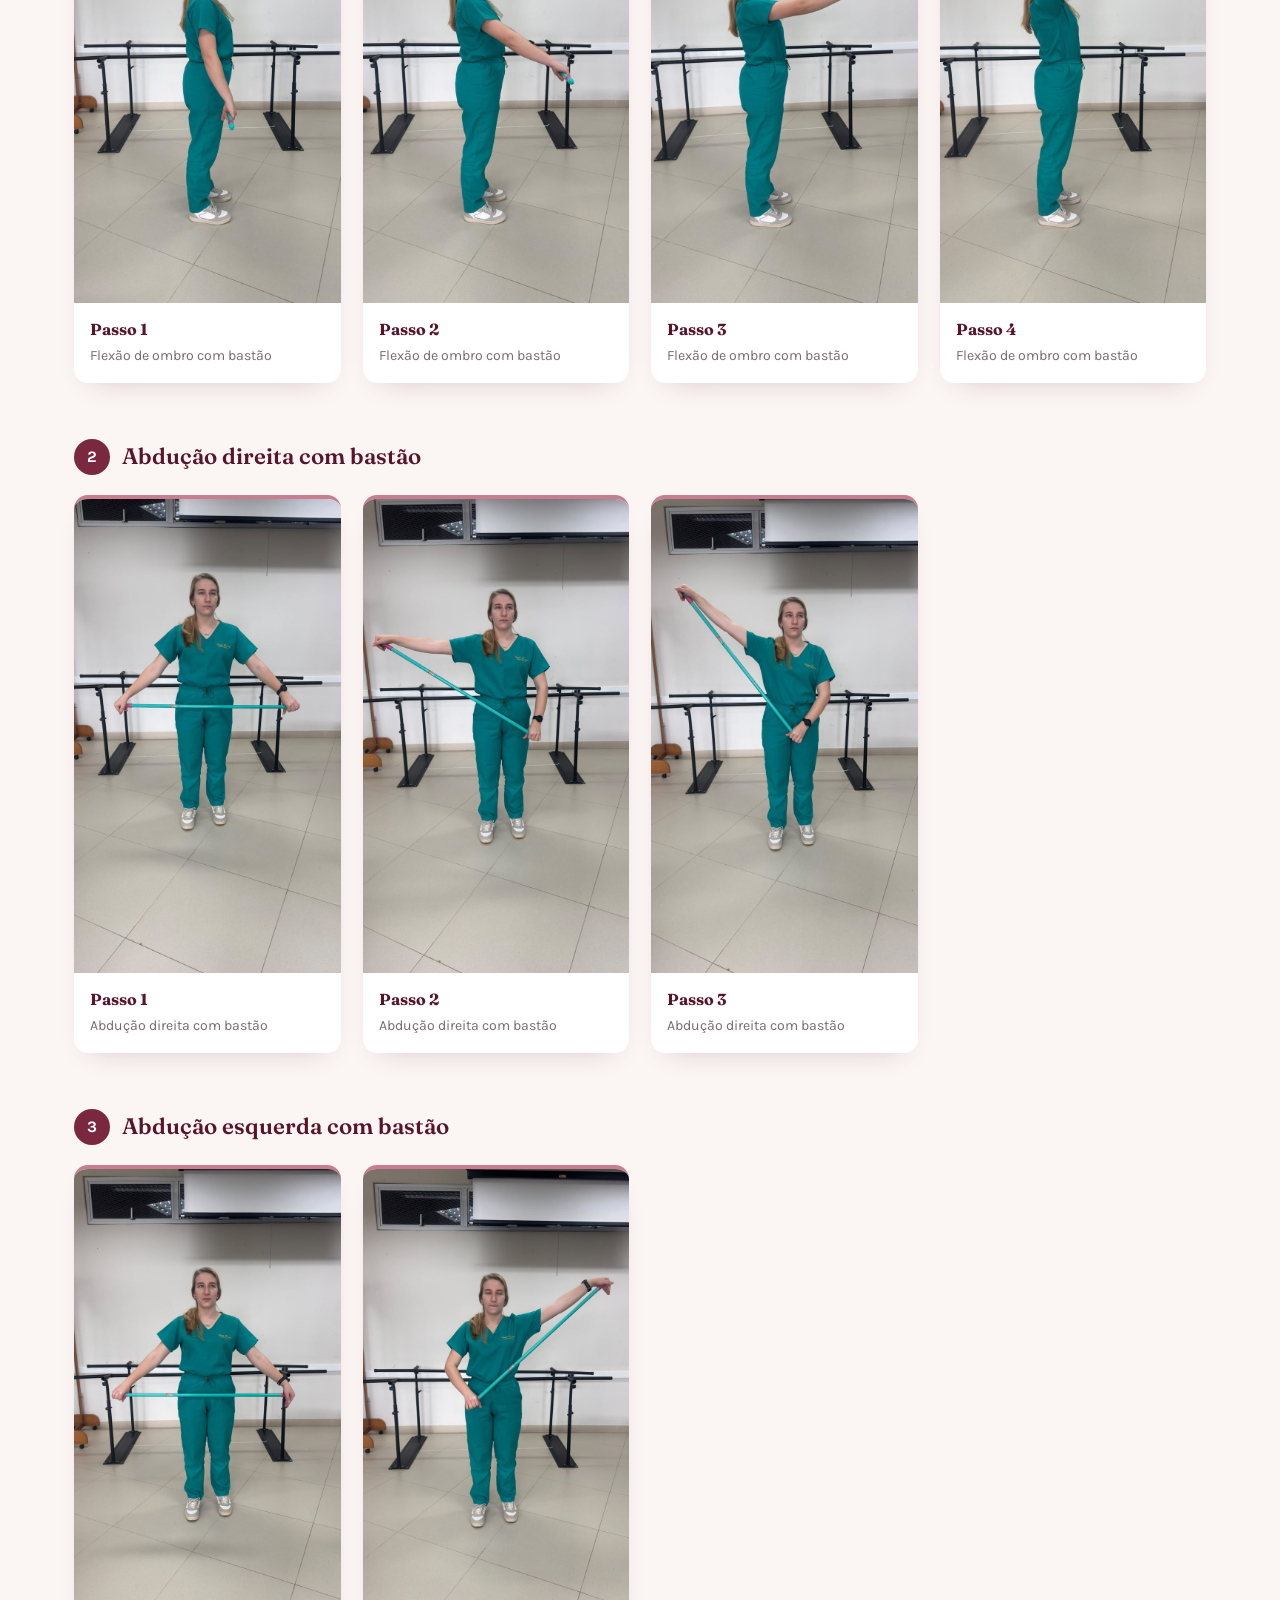
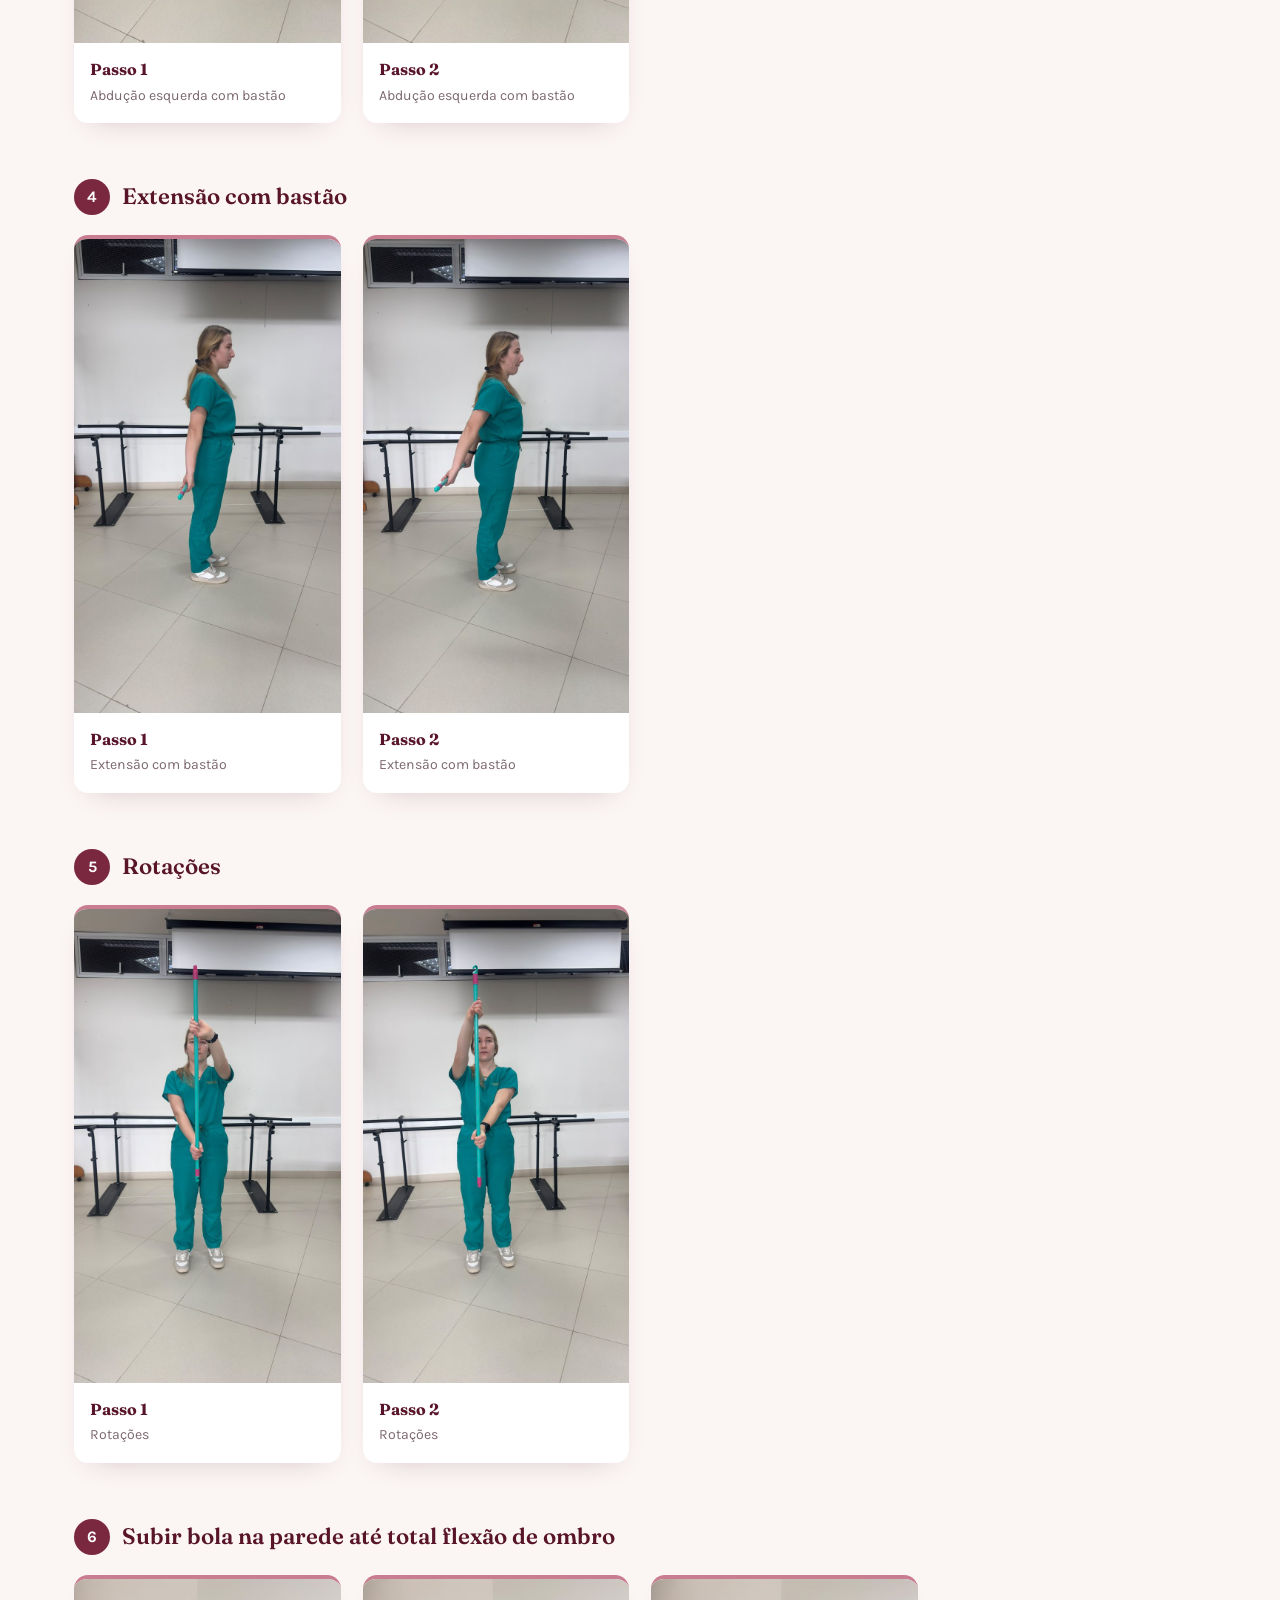
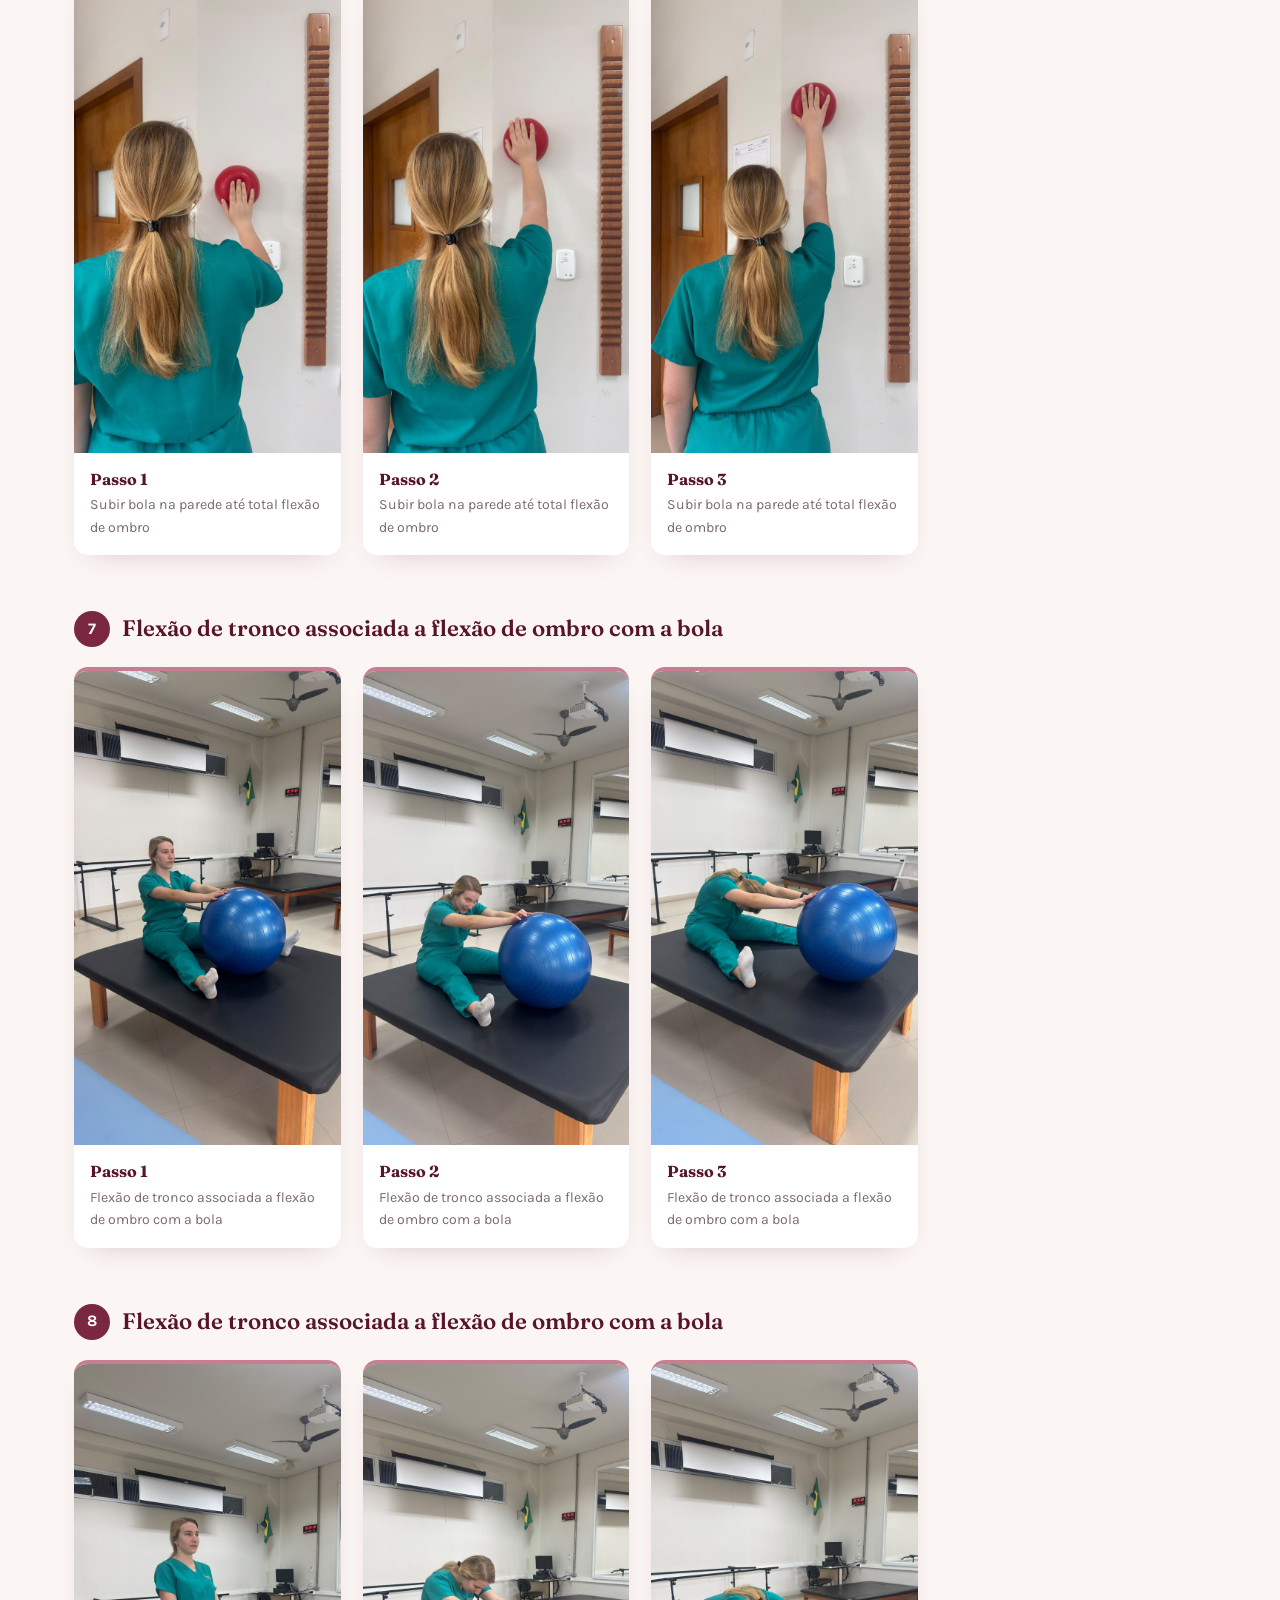
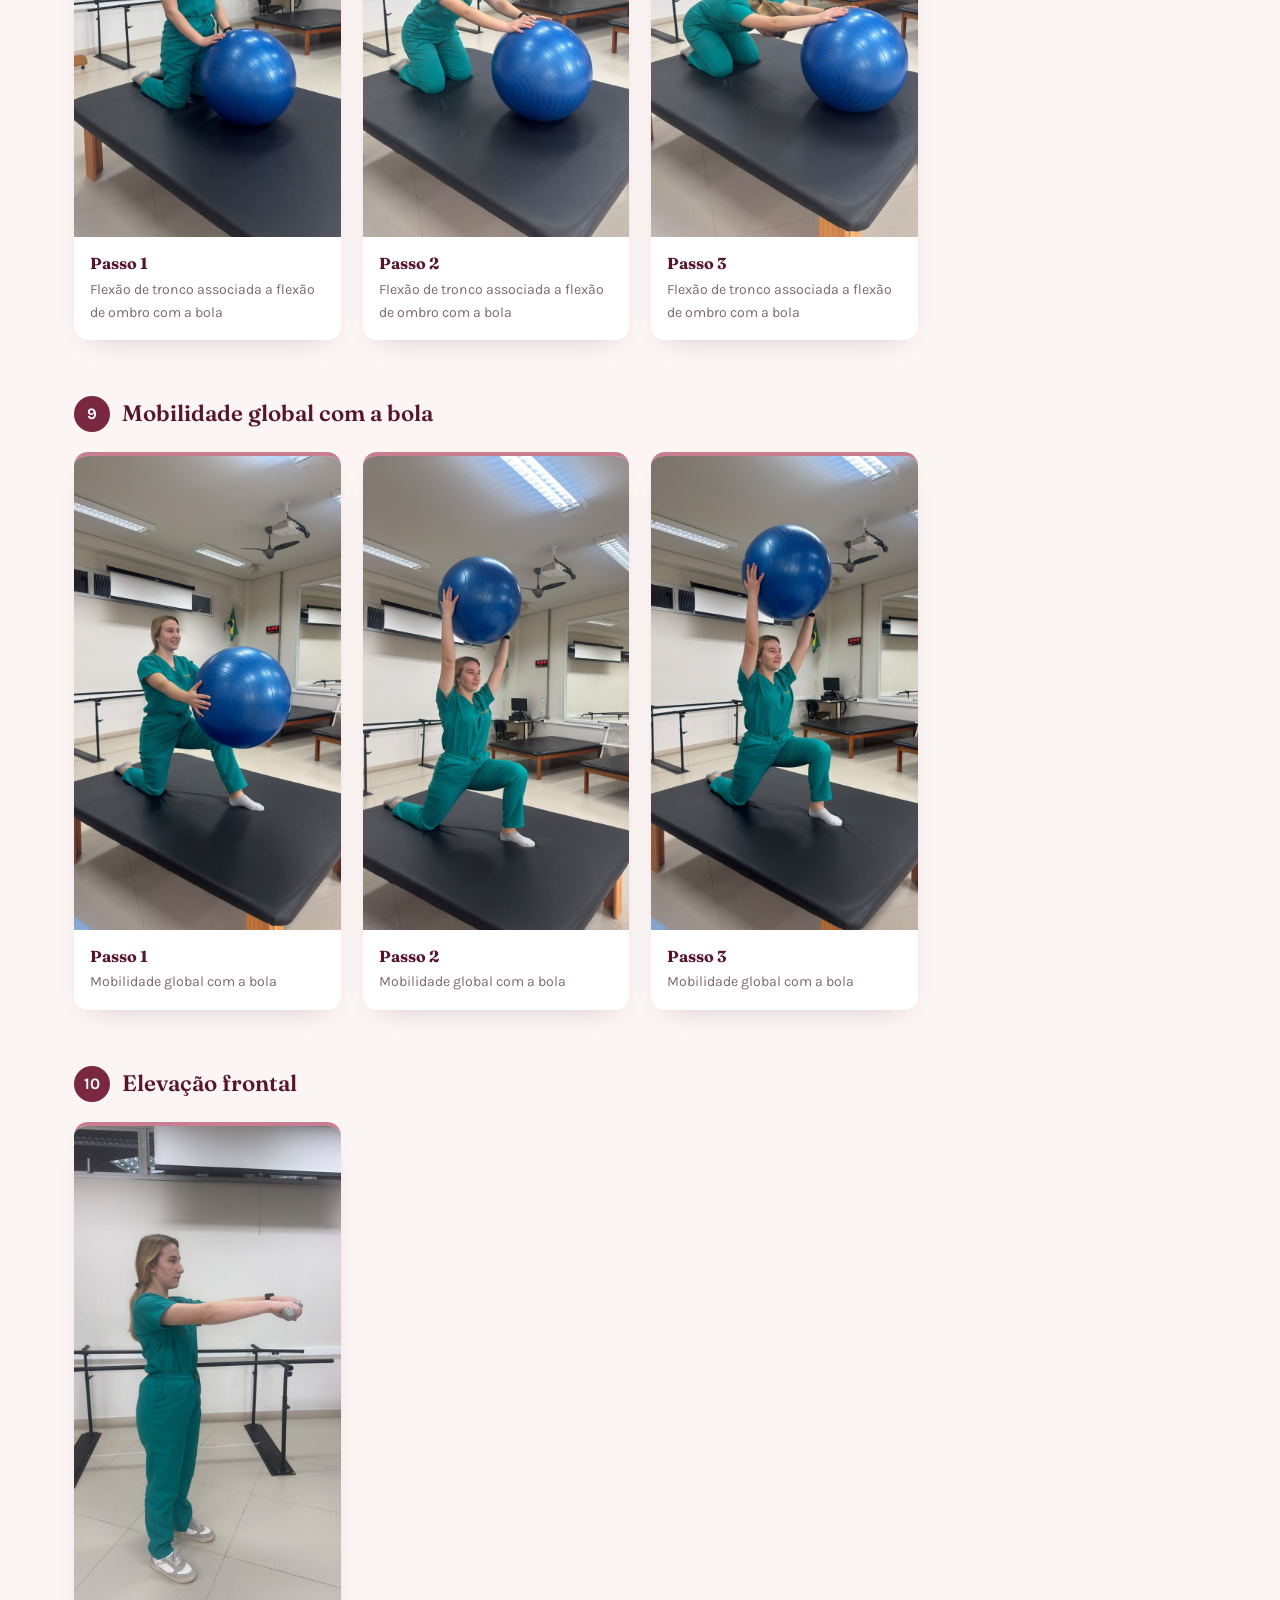
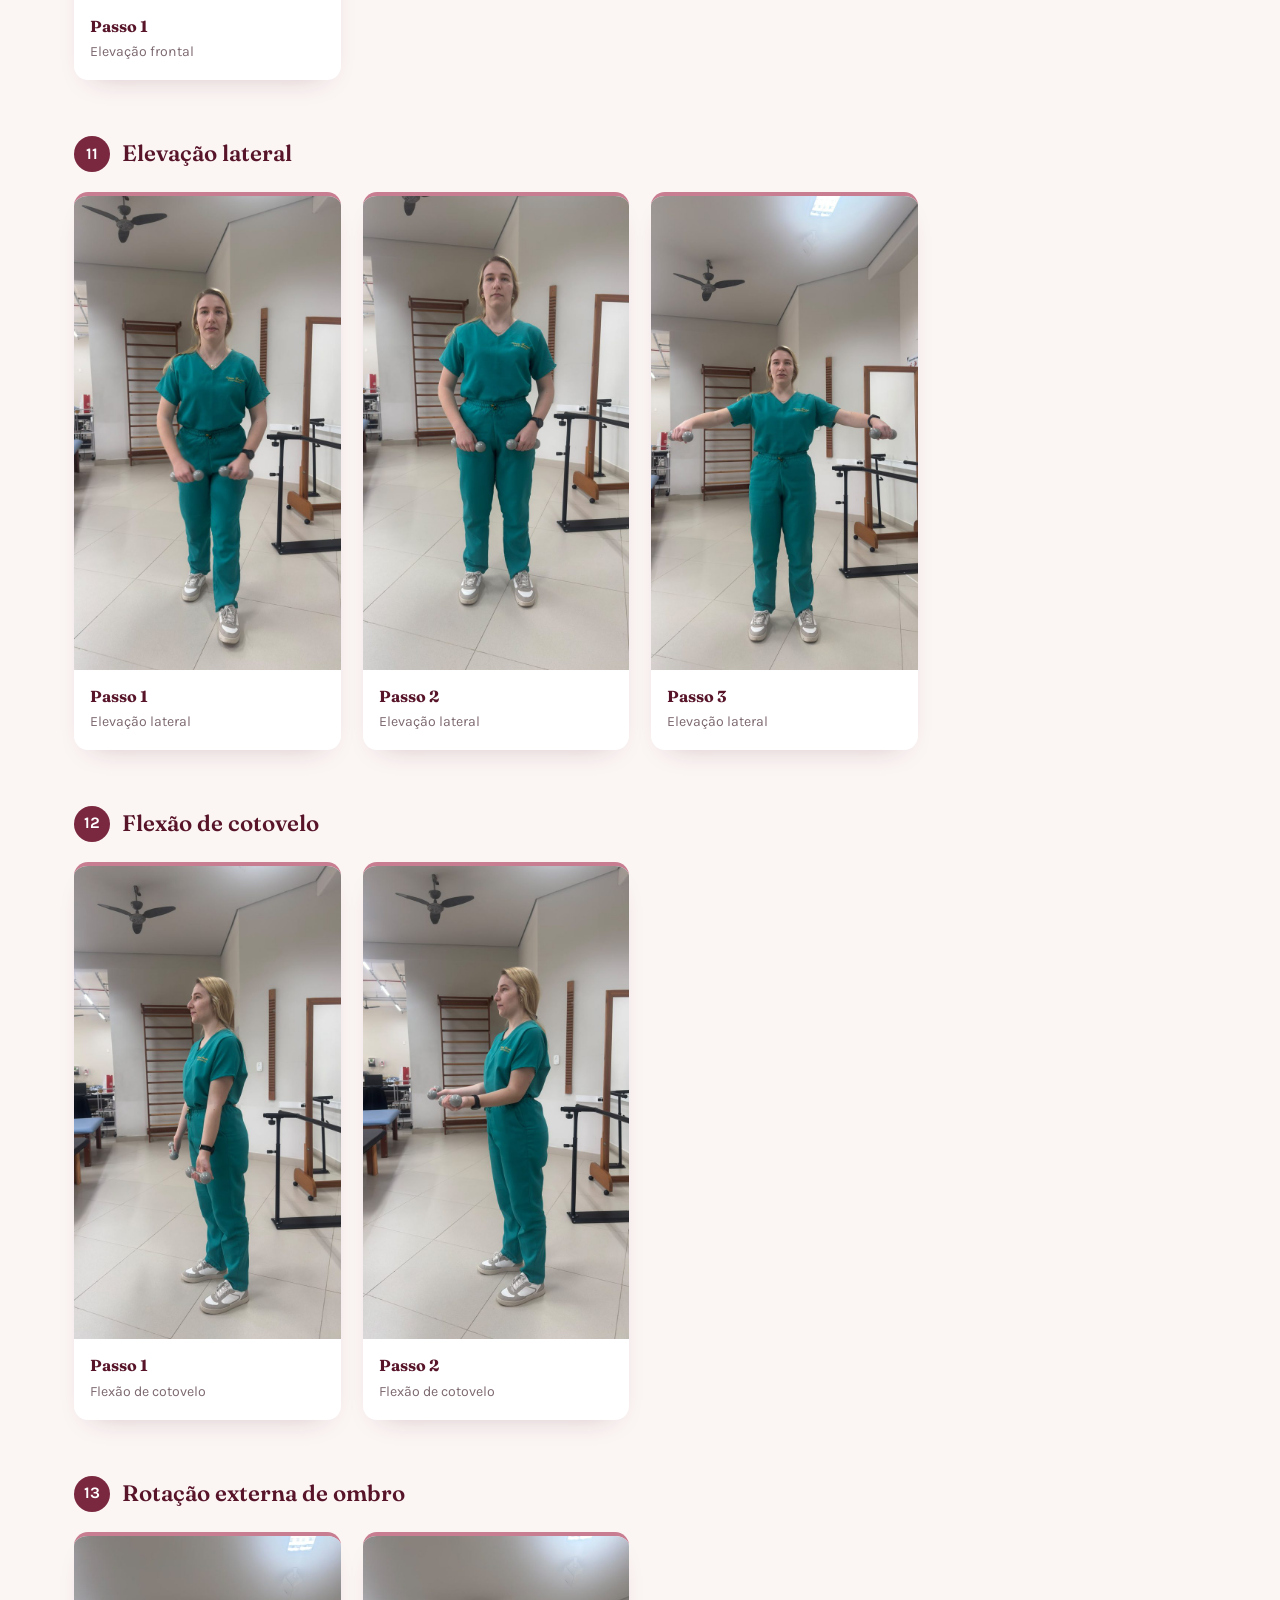
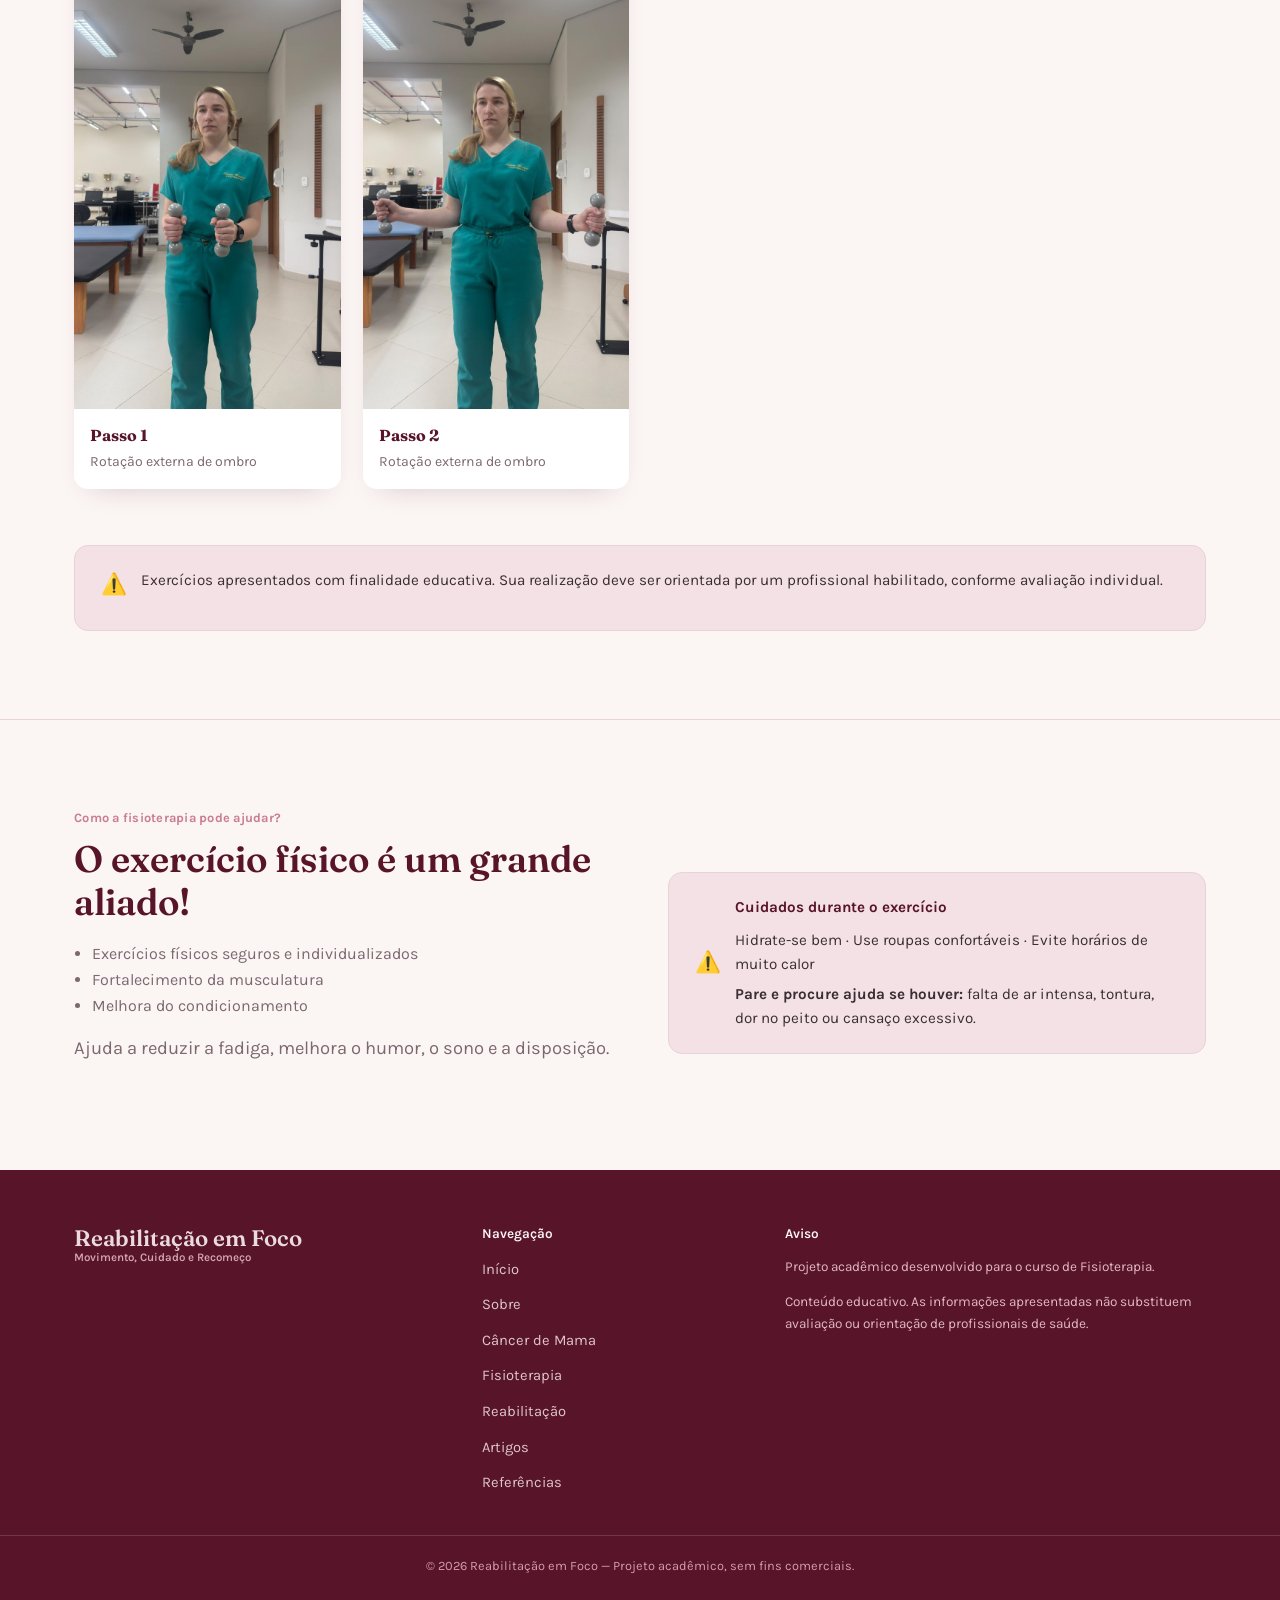
<file: fisioterapia.html>
<!DOCTYPE html>
<html lang="pt-BR">
<head>
<meta charset="UTF-8">
<meta name="viewport" content="width=device-width, initial-scale=1.0">
<title>Fisioterapia Oncológica — Reabilitação em Foco</title>
<meta name="description" content="Conheça a atuação da fisioterapia antes, durante e após o tratamento do câncer de mama.">
<link rel="stylesheet" href="css/style.css">
</head>
<body>

<header class="cabecalho">
  <div class="container">
    <a href="index.html" class="marca">
      <span class="nome">Reabilitação em Foco</span>
      <span class="sub">Movimento, Cuidado e Recomeço</span>
    </a>
    <button class="btn-menu" aria-label="Abrir menu" aria-expanded="false">
      <span></span><span></span><span></span>
    </button>
    <nav class="nav-principal" aria-label="Menu principal">
      <ul>
        <li><a href="index.html">Início</a></li>
        <li><a href="sobre.html">Sobre a Revista</a></li>
        <li><a href="cancer-de-mama.html">Câncer de Mama</a></li>
        <li><a href="fisioterapia.html" class="ativo">Fisioterapia</a></li>
        <li><a href="reabilitacao.html">Reabilitação</a></li>
        <li><a href="artigos.html">Artigos</a></li>
        <li><a href="referencias.html">Referências</a></li>
      </ul>
      <a href="fisioterapia.html" class="btn btn-primario">Conheça a Fisioterapia Oncológica</a>
    </nav>
  </div>
</header>

<main>
  <section class="pagina-topo">
    <div class="container entra">
      <span class="eyebrow">Fisioterapia Oncológica</span>
      <h1>O papel da fisioterapia em cada etapa do tratamento</h1>
      <p class="lede">A fisioterapia oncológica atua na avaliação, prevenção e reabilitação das alterações funcionais que podem surgir antes, durante e após o tratamento do câncer de mama.</p>
    </div>
  </section>

  <section>
    <div class="container">
      <div class="section-head entra">
        <span class="eyebrow">Linha de cuidado</span>
        <h2>Três momentos, um mesmo objetivo: preservar a funcionalidade</h2>
      </div>

      <div class="grade-fases entra">
        <div class="fase">
          <span class="eyebrow">Antes do tratamento</span>
          <h3>Avaliação e preparo</h3>
          <ul>
            <li>Avaliação funcional inicial</li>
            <li>Orientações sobre o tratamento</li>
            <li>Educação do paciente</li>
            <li>Identificação de possíveis limitações</li>
            <li>Preparação para possíveis alterações funcionais</li>
          </ul>
        </div>
        <div class="fase">
          <span class="eyebrow">Durante o tratamento</span>
          <h3>Acompanhamento funcional</h3>
          <ul>
            <li>Manutenção da funcionalidade</li>
            <li>Orientações relacionadas ao movimento</li>
            <li>Manejo fisioterapêutico conforme indicação profissional</li>
            <li>Monitoramento da capacidade funcional</li>
          </ul>
        </div>
        <div class="fase">
          <span class="eyebrow">Após o tratamento</span>
          <h3>Recuperação e retorno</h3>
          <ul>
            <li>Recuperação da mobilidade</li>
            <li>Fortalecimento muscular</li>
            <li>Retorno às atividades</li>
            <li>Manejo de alterações funcionais</li>
            <li>Promoção da qualidade de vida</li>
          </ul>
        </div>
      </div>

      <div class="aviso mt-grande entra">
        <span class="icone">🩹</span>
        <p>A conduta fisioterapêutica deve ser individualizada e realizada após avaliação de um profissional habilitado.</p>
      </div>
    </div>
  </section>

  <!-- COMPLICAÇÕES NO PÓS-OPERATÓRIO -->
  <section id="complicacoes-pos-operatorio">
    <div class="container">
      <div class="section-head entra">
        <span class="eyebrow">Complicações</span>
        <h2>Complicações no pós-operatório do câncer de mama</h2>
      </div>
      <div class="grade-info entra">
        <div class="cartao-info">
          <span class="icone">🧵</span>
          <h3>Síndrome da Rede Axilar</h3>
          <p>Caracterizada por cordões fibrosos palpáveis e visíveis na superfície da pele com origem na axila, podendo estender-se pela região medial do braço, fossa cubital, antebraço, punho e base do polegar.</p>
        </div>
        <div class="cartao-info">
          <span class="icone">💧</span>
          <h3>Seroma</h3>
          <p>Acúmulo de líquido debaixo da pele que surge no local de uma cirurgia, próximo à cicatriz cirúrgica.</p>
        </div>
        <div class="cartao-info">
          <span class="icone">⚕️</span>
          <h3>Deiscência</h3>
          <p>Separação das margens de uma incisão cirúrgica fechada feita na pele, podendo ou não ocorrer exposição de tecidos subjacentes.</p>
        </div>
        <div class="cartao-info">
          <span class="icone">❄️</span>
          <h3>Ombro Congelado</h3>
          <p>Diminuição dolorosa e progressiva da amplitude de movimento do ombro causada por fibrose, podendo estar relacionada a restrições fasciais, rigidez muscular e rigidez capsular e ligamentar.</p>
        </div>
        <div class="cartao-info">
          <span class="icone">🫧</span>
          <h3>Linfedema</h3>
          <p>Resulta do acúmulo de fluidos ricos em proteínas nos tecidos intersticiais.</p>
        </div>
      </div>

      <div class="aviso mt-grande entra">
        <span class="icone">💧</span>
        <p>Com o linfedema, a paciente pode realizar normalmente suas atividades diárias, laborais e de lazer, incluindo ir à piscina, à praia, viajar de avião e fazer exercícios com carga. O uso do braço para aferição de pressão arterial, aplicação de vacina e para acesso venoso não é contraindicado. Retirar cutícula e raspar pelos axilares também não são um problema. Caso machuque o braço, basta lavar com água e sabão; caso seja picada por um inseto, se não tiver alergia, também não há problemas. Cuidados para preservar a integridade da pele, uso de repelente e respeito à preferência da paciente são bem-vindos.</p>
      </div>
    </div>
  </section>

  <!-- COMPLICAÇÕES DO TRATAMENTO COMPLEMENTAR -->
  <section id="complicacoes-tratamento-complementar">
    <div class="container">
      <div class="section-head entra">
        <span class="eyebrow">Tratamento complementar</span>
        <h2>Complicações decorrentes do tratamento complementar</h2>
      </div>
      <div class="grade-info entra">
        <div class="cartao-info">
          <span class="icone">🔥</span>
          <h3>Radiodermite</h3>
          <p>Vermelhidão local e sensação de queimação que podem ocorrer durante a radioterapia, podendo ocasionar desidratação da pele e outras complicações.</p>
        </div>
        <div class="cartao-info">
          <span class="icone">🌥️</span>
          <h3>Fadiga</h3>
          <p>Sentimentos de cansaço, dificuldade de manter a rotina diária, perda de libido e sensação constante de falta de energia, alterando o desempenho físico.</p>
        </div>
        <div class="cartao-info">
          <span class="icone">🤲</span>
          <h3>Neuropatia Periférica</h3>
          <p>Pode apresentar sintomas como dormência nos pés e nas palmas das mãos, parestesia e perda de funções motoras.</p>
        </div>
        <div class="cartao-info">
          <span class="icone">👄</span>
          <h3>Mucosite Oral</h3>
          <p>Pode apresentar dor na mucosa oral, vermelhidão, perda da integridade da mucosa e ulceração.</p>
        </div>
      </div>
    </div>
  </section>

  <!-- TÉCNICAS DE FISIOTERAPIA -->
  <section id="tecnicas">
    <div class="container">
      <div class="section-head entra">
        <span class="eyebrow">Conheça o processo de reabilitação</span>
        <h2>Técnicas utilizadas na fisioterapia</h2>
        <p class="lede">Cada técnica é individualizada e aplicada conforme a necessidade de cada paciente.</p>
      </div>
      <div class="grade-tecnicas entra">

        <div class="cartao-tecnica">
          <h3>Taping</h3>
          <div class="campo"><strong>O que é</strong><span>Técnica de bandagem elástica.</span></div>
          <div class="campo"><strong>Para que serve</strong><span>Reduzir o linfedema, aliviar a dor e auxiliar na postura.</span></div>
          <div class="campo"><strong>Como é realizada</strong><span>Aplicação da fita em pontos estratégicos.</span></div>
        </div>

        <div class="cartao-tecnica">
          <h3>Mobilização Tecidual</h3>
          <div class="campo"><strong>O que é</strong><span>Técnica manual.</span></div>
          <div class="campo"><strong>Para que serve</strong><span>Melhorar a mobilidade dos tecidos, reduzir aderências e dor.</span></div>
          <div class="campo"><strong>Como é realizada</strong><span>Manobras suaves e específicas.</span></div>
        </div>

        <div class="cartao-tecnica">
          <h3>Drenagem Linfática</h3>
          <div class="campo"><strong>O que é</strong><span>Técnica de massagem especializada.</span></div>
          <div class="campo"><strong>Para que serve</strong><span>Estimular o sistema linfático e reduzir o inchaço.</span></div>
          <div class="campo"><strong>Como é realizada</strong><span>Movimentos leves e rítmicos.</span></div>
        </div>

        <div class="cartao-tecnica">
          <h3>Exercícios Miolinfocinéticos</h3>
          <div class="campo"><strong>O que é</strong><span>Exercícios que ativam a musculatura e o sistema linfático.</span></div>
          <div class="campo"><strong>Para que serve</strong><span>Melhorar o fluxo linfático e a função muscular.</span></div>
          <div class="campo"><strong>Como é realizada</strong><span>Movimentos rítmicos e repetitivos.</span></div>
        </div>

        <div class="cartao-tecnica">
          <h3>Exercícios para ADM</h3>
          <div class="campo"><strong>O que é</strong><span>Exercícios de mobilidade.</span></div>
          <div class="campo"><strong>Para que serve</strong><span>Recuperar a amplitude de movimento.</span></div>
          <div class="campo"><strong>Como é realizada</strong><span>Movimentos ativos e assistidos.</span></div>
        </div>

        <div class="cartao-tecnica">
          <h3>Exercícios para Força</h3>
          <div class="campo"><strong>O que é</strong><span>Exercícios progressivos.</span></div>
          <div class="campo"><strong>Para que serve</strong><span>Recuperar a força muscular e a funcionalidade.</span></div>
          <div class="campo"><strong>Como é realizada</strong><span>Com ou sem carga, conforme avaliação.</span></div>
        </div>

        <div class="cartao-tecnica">
          <h3>Terapia Compressiva / Enfaixamento</h3>
          <div class="campo"><strong>O que é</strong><span>Uso de faixas ou mangas.</span></div>
          <div class="campo"><strong>Para que serve</strong><span>Prevenir e reduzir o linfedema.</span></div>
          <div class="campo"><strong>Como é realizada</strong><span>Aplicação adequada da compressão.</span></div>
        </div>

      </div>
    </div>
  </section>

  <!-- EXERCÍCIOS EM FOCO -->
  <section id="exercicios">
    <div class="container">
      <div class="section-head entra">
        <span class="eyebrow">Exercícios em foco</span>
        <h2>Exercícios passo a passo</h2>
        <p class="lede">Sequências de movimento de exercícios com bastão, bola e halteres.</p>
        <p class="dica-deslize">← Deslize para o lado para ver todos os passos →</p>
      </div>

      <div class="bloco-exercicio entra" id="exercicio-1">
        <h3><span class="num-exercicio">1</span>Flexão de ombro com bastão</h3>
        <div class="grade-exercicio">
          <figure class="figura-exercicio">
            <img src="img/exercicio-1-1.jpg" alt="1. Flexão de ombro com bastão — passo 1" loading="lazy" width="720" height="1280">
            <figcaption><strong>Passo 1</strong>Flexão de ombro com bastão</figcaption>
          </figure>
          <figure class="figura-exercicio">
            <img src="img/exercicio-1-2.jpg" alt="1. Flexão de ombro com bastão — passo 2" loading="lazy" width="720" height="1280">
            <figcaption><strong>Passo 2</strong>Flexão de ombro com bastão</figcaption>
          </figure>
          <figure class="figura-exercicio">
            <img src="img/exercicio-1-3.jpg" alt="1. Flexão de ombro com bastão — passo 3" loading="lazy" width="720" height="1280">
            <figcaption><strong>Passo 3</strong>Flexão de ombro com bastão</figcaption>
          </figure>
          <figure class="figura-exercicio">
            <img src="img/exercicio-1-4.jpg" alt="1. Flexão de ombro com bastão — passo 4" loading="lazy" width="720" height="1280">
            <figcaption><strong>Passo 4</strong>Flexão de ombro com bastão</figcaption>
          </figure>
        </div>
      </div>

      <div class="bloco-exercicio entra" id="exercicio-2">
        <h3><span class="num-exercicio">2</span>Abdução direita com bastão</h3>
        <div class="grade-exercicio">
          <figure class="figura-exercicio">
            <img src="img/exercicio-2-1.jpg" alt="2. Abdução direita com bastão — passo 1" loading="lazy" width="720" height="1280">
            <figcaption><strong>Passo 1</strong>Abdução direita com bastão</figcaption>
          </figure>
          <figure class="figura-exercicio">
            <img src="img/exercicio-2-2.jpg" alt="2. Abdução direita com bastão — passo 2" loading="lazy" width="720" height="1280">
            <figcaption><strong>Passo 2</strong>Abdução direita com bastão</figcaption>
          </figure>
          <figure class="figura-exercicio">
            <img src="img/exercicio-2-3.jpg" alt="2. Abdução direita com bastão — passo 3" loading="lazy" width="720" height="1280">
            <figcaption><strong>Passo 3</strong>Abdução direita com bastão</figcaption>
          </figure>
        </div>
      </div>

      <div class="bloco-exercicio entra" id="exercicio-3">
        <h3><span class="num-exercicio">3</span>Abdução esquerda com bastão</h3>
        <div class="grade-exercicio">
          <figure class="figura-exercicio">
            <img src="img/exercicio-3-1.jpg" alt="3. Abdução esquerda com bastão — passo 1" loading="lazy" width="720" height="1280">
            <figcaption><strong>Passo 1</strong>Abdução esquerda com bastão</figcaption>
          </figure>
          <figure class="figura-exercicio">
            <img src="img/exercicio-3-2.jpg" alt="3. Abdução esquerda com bastão — passo 2" loading="lazy" width="720" height="1280">
            <figcaption><strong>Passo 2</strong>Abdução esquerda com bastão</figcaption>
          </figure>
        </div>
      </div>

      <div class="bloco-exercicio entra" id="exercicio-4">
        <h3><span class="num-exercicio">4</span>Extensão com bastão</h3>
        <div class="grade-exercicio">
          <figure class="figura-exercicio">
            <img src="img/exercicio-4-1.jpg" alt="4. Extensão com bastão — passo 1" loading="lazy" width="720" height="1280">
            <figcaption><strong>Passo 1</strong>Extensão com bastão</figcaption>
          </figure>
          <figure class="figura-exercicio">
            <img src="img/exercicio-4-2.jpg" alt="4. Extensão com bastão — passo 2" loading="lazy" width="720" height="1280">
            <figcaption><strong>Passo 2</strong>Extensão com bastão</figcaption>
          </figure>
        </div>
      </div>

      <div class="bloco-exercicio entra" id="exercicio-5">
        <h3><span class="num-exercicio">5</span>Rotações</h3>
        <div class="grade-exercicio">
          <figure class="figura-exercicio">
            <img src="img/exercicio-5-1.jpg" alt="5. Rotações — passo 1" loading="lazy" width="720" height="1280">
            <figcaption><strong>Passo 1</strong>Rotações</figcaption>
          </figure>
          <figure class="figura-exercicio">
            <img src="img/exercicio-5-2.jpg" alt="5. Rotações — passo 2" loading="lazy" width="720" height="1280">
            <figcaption><strong>Passo 2</strong>Rotações</figcaption>
          </figure>
        </div>
      </div>

      <div class="bloco-exercicio entra" id="exercicio-6">
        <h3><span class="num-exercicio">6</span>Subir bola na parede até total flexão de ombro</h3>
        <div class="grade-exercicio">
          <figure class="figura-exercicio">
            <img src="img/exercicio-6-1.jpg" alt="6. Subir bola na parede até total flexão de ombro — passo 1" loading="lazy" width="720" height="1280">
            <figcaption><strong>Passo 1</strong>Subir bola na parede até total flexão de ombro</figcaption>
          </figure>
          <figure class="figura-exercicio">
            <img src="img/exercicio-6-2.jpg" alt="6. Subir bola na parede até total flexão de ombro — passo 2" loading="lazy" width="720" height="1280">
            <figcaption><strong>Passo 2</strong>Subir bola na parede até total flexão de ombro</figcaption>
          </figure>
          <figure class="figura-exercicio">
            <img src="img/exercicio-6-3.jpg" alt="6. Subir bola na parede até total flexão de ombro — passo 3" loading="lazy" width="720" height="1280">
            <figcaption><strong>Passo 3</strong>Subir bola na parede até total flexão de ombro</figcaption>
          </figure>
        </div>
      </div>

      <div class="bloco-exercicio entra" id="exercicio-7">
        <h3><span class="num-exercicio">7</span>Flexão de tronco associada a flexão de ombro com a bola</h3>
        <div class="grade-exercicio">
          <figure class="figura-exercicio">
            <img src="img/exercicio-7-1.jpg" alt="7. Flexão de tronco associada a flexão de ombro com a bola — passo 1" loading="lazy" width="720" height="1280">
            <figcaption><strong>Passo 1</strong>Flexão de tronco associada a flexão de ombro com a bola</figcaption>
          </figure>
          <figure class="figura-exercicio">
            <img src="img/exercicio-7-2.jpg" alt="7. Flexão de tronco associada a flexão de ombro com a bola — passo 2" loading="lazy" width="720" height="1280">
            <figcaption><strong>Passo 2</strong>Flexão de tronco associada a flexão de ombro com a bola</figcaption>
          </figure>
          <figure class="figura-exercicio">
            <img src="img/exercicio-7-3.jpg" alt="7. Flexão de tronco associada a flexão de ombro com a bola — passo 3" loading="lazy" width="720" height="1280">
            <figcaption><strong>Passo 3</strong>Flexão de tronco associada a flexão de ombro com a bola</figcaption>
          </figure>
        </div>
      </div>

      <div class="bloco-exercicio entra" id="exercicio-8">
        <h3><span class="num-exercicio">8</span>Flexão de tronco associada a flexão de ombro com a bola</h3>
        <div class="grade-exercicio">
          <figure class="figura-exercicio">
            <img src="img/exercicio-8-1.jpg" alt="8. Flexão de tronco associada a flexão de ombro com a bola — passo 1" loading="lazy" width="720" height="1280">
            <figcaption><strong>Passo 1</strong>Flexão de tronco associada a flexão de ombro com a bola</figcaption>
          </figure>
          <figure class="figura-exercicio">
            <img src="img/exercicio-8-2.jpg" alt="8. Flexão de tronco associada a flexão de ombro com a bola — passo 2" loading="lazy" width="720" height="1280">
            <figcaption><strong>Passo 2</strong>Flexão de tronco associada a flexão de ombro com a bola</figcaption>
          </figure>
          <figure class="figura-exercicio">
            <img src="img/exercicio-8-3.jpg" alt="8. Flexão de tronco associada a flexão de ombro com a bola — passo 3" loading="lazy" width="720" height="1280">
            <figcaption><strong>Passo 3</strong>Flexão de tronco associada a flexão de ombro com a bola</figcaption>
          </figure>
        </div>
      </div>

      <div class="bloco-exercicio entra" id="exercicio-9">
        <h3><span class="num-exercicio">9</span>Mobilidade global com a bola</h3>
        <div class="grade-exercicio">
          <figure class="figura-exercicio">
            <img src="img/exercicio-9-1.jpg" alt="9. Mobilidade global com a bola — passo 1" loading="lazy" width="720" height="1280">
            <figcaption><strong>Passo 1</strong>Mobilidade global com a bola</figcaption>
          </figure>
          <figure class="figura-exercicio">
            <img src="img/exercicio-9-2.jpg" alt="9. Mobilidade global com a bola — passo 2" loading="lazy" width="720" height="1280">
            <figcaption><strong>Passo 2</strong>Mobilidade global com a bola</figcaption>
          </figure>
          <figure class="figura-exercicio">
            <img src="img/exercicio-9-3.jpg" alt="9. Mobilidade global com a bola — passo 3" loading="lazy" width="720" height="1280">
            <figcaption><strong>Passo 3</strong>Mobilidade global com a bola</figcaption>
          </figure>
        </div>
      </div>

      <div class="bloco-exercicio entra" id="exercicio-10">
        <h3><span class="num-exercicio">10</span>Elevação frontal</h3>
        <div class="grade-exercicio">
          <figure class="figura-exercicio">
            <img src="img/exercicio-10-1.jpg" alt="10. Elevação frontal — passo 1" loading="lazy" width="720" height="1280">
            <figcaption><strong>Passo 1</strong>Elevação frontal</figcaption>
          </figure>
        </div>
      </div>

      <div class="bloco-exercicio entra" id="exercicio-11">
        <h3><span class="num-exercicio">11</span>Elevação lateral</h3>
        <div class="grade-exercicio">
          <figure class="figura-exercicio">
            <img src="img/exercicio-11-1.jpg" alt="11. Elevação lateral — passo 1" loading="lazy" width="720" height="1280">
            <figcaption><strong>Passo 1</strong>Elevação lateral</figcaption>
          </figure>
          <figure class="figura-exercicio">
            <img src="img/exercicio-11-2.jpg" alt="11. Elevação lateral — passo 2" loading="lazy" width="720" height="1280">
            <figcaption><strong>Passo 2</strong>Elevação lateral</figcaption>
          </figure>
          <figure class="figura-exercicio">
            <img src="img/exercicio-11-3.jpg" alt="11. Elevação lateral — passo 3" loading="lazy" width="720" height="1280">
            <figcaption><strong>Passo 3</strong>Elevação lateral</figcaption>
          </figure>
        </div>
      </div>

      <div class="bloco-exercicio entra" id="exercicio-12">
        <h3><span class="num-exercicio">12</span>Flexão de cotovelo</h3>
        <div class="grade-exercicio">
          <figure class="figura-exercicio">
            <img src="img/exercicio-12-1.jpg" alt="12. Flexão de cotovelo — passo 1" loading="lazy" width="720" height="1280">
            <figcaption><strong>Passo 1</strong>Flexão de cotovelo</figcaption>
          </figure>
          <figure class="figura-exercicio">
            <img src="img/exercicio-12-2.jpg" alt="12. Flexão de cotovelo — passo 2" loading="lazy" width="720" height="1280">
            <figcaption><strong>Passo 2</strong>Flexão de cotovelo</figcaption>
          </figure>
        </div>
      </div>

      <div class="bloco-exercicio entra" id="exercicio-13">
        <h3><span class="num-exercicio">13</span>Rotação externa de ombro</h3>
        <div class="grade-exercicio">
          <figure class="figura-exercicio">
            <img src="img/exercicio-13-1.jpg" alt="13. Rotação externa de ombro — passo 1" loading="lazy" width="720" height="1280">
            <figcaption><strong>Passo 1</strong>Rotação externa de ombro</figcaption>
          </figure>
          <figure class="figura-exercicio">
            <img src="img/exercicio-13-2.jpg" alt="13. Rotação externa de ombro — passo 2" loading="lazy" width="720" height="1280">
            <figcaption><strong>Passo 2</strong>Rotação externa de ombro</figcaption>
          </figure>
        </div>
      </div>

      <div class="aviso mt-grande entra">
        <span class="icone">⚠️</span>
        <p>Exercícios apresentados com finalidade educativa. Sua realização deve ser orientada por um profissional habilitado, conforme avaliação individual.</p>
      </div>
    </div>
  </section>

  <!-- COMO A FISIOTERAPIA PODE AJUDAR -->
  <section id="como-ajudar">
    <div class="container">
      <div class="duas-colunas entra">
        <div>
          <span class="eyebrow">Como a fisioterapia pode ajudar?</span>
          <h2>O exercício físico é um grande aliado!</h2>
          <ul style="color:var(--tinta-suave); padding-left:18px;">
            <li>Exercícios físicos seguros e individualizados</li>
            <li>Fortalecimento da musculatura</li>
            <li>Melhora do condicionamento</li>
          </ul>
          <p class="lede" style="margin-top:14px;">Ajuda a reduzir a fadiga, melhora o humor, o sono e a disposição.</p>
        </div>
        <div class="aviso" style="align-items:center;">
          <span class="icone">⚠️</span>
          <div>
            <strong style="display:block; color:var(--vinho-escuro); margin-bottom:8px;">Cuidados durante o exercício</strong>
            <p style="margin-bottom:6px;">Hidrate-se bem · Use roupas confortáveis · Evite horários de muito calor</p>
            <p style="margin-bottom:0;"><strong>Pare e procure ajuda se houver:</strong> falta de ar intensa, tontura, dor no peito ou cansaço excessivo.</p>
          </div>
        </div>
      </div>
    </div>
  </section>
</main>

<footer class="rodape">
  <div class="container">
    <div>
      <a href="index.html" class="marca">
        <span class="nome">Reabilitação em Foco</span>
        <span class="sub">Movimento, Cuidado e Recomeço</span>
      </a>
    </div>
    <div>
      <h4>Navegação</h4>
      <ul>
        <li><a href="index.html">Início</a></li>
        <li><a href="sobre.html">Sobre</a></li>
        <li><a href="cancer-de-mama.html">Câncer de Mama</a></li>
        <li><a href="fisioterapia.html">Fisioterapia</a></li>
        <li><a href="reabilitacao.html">Reabilitação</a></li>
        <li><a href="artigos.html">Artigos</a></li>
        <li><a href="referencias.html">Referências</a></li>
      </ul>
    </div>
    <div class="avisos">
      <h4>Aviso</h4>
      <p>Projeto acadêmico desenvolvido para o curso de Fisioterapia.</p>
      <p>Conteúdo educativo. As informações apresentadas não substituem avaliação ou orientação de profissionais de saúde.</p>
    </div>
  </div>
  <div class="linha-baixo">© 2026 Reabilitação em Foco — Projeto acadêmico, sem fins comerciais.</div>
</footer>

<button class="topo" aria-label="Voltar ao topo">↑</button>
<script src="js/script.js"></script>
</body>
</html>
</file>
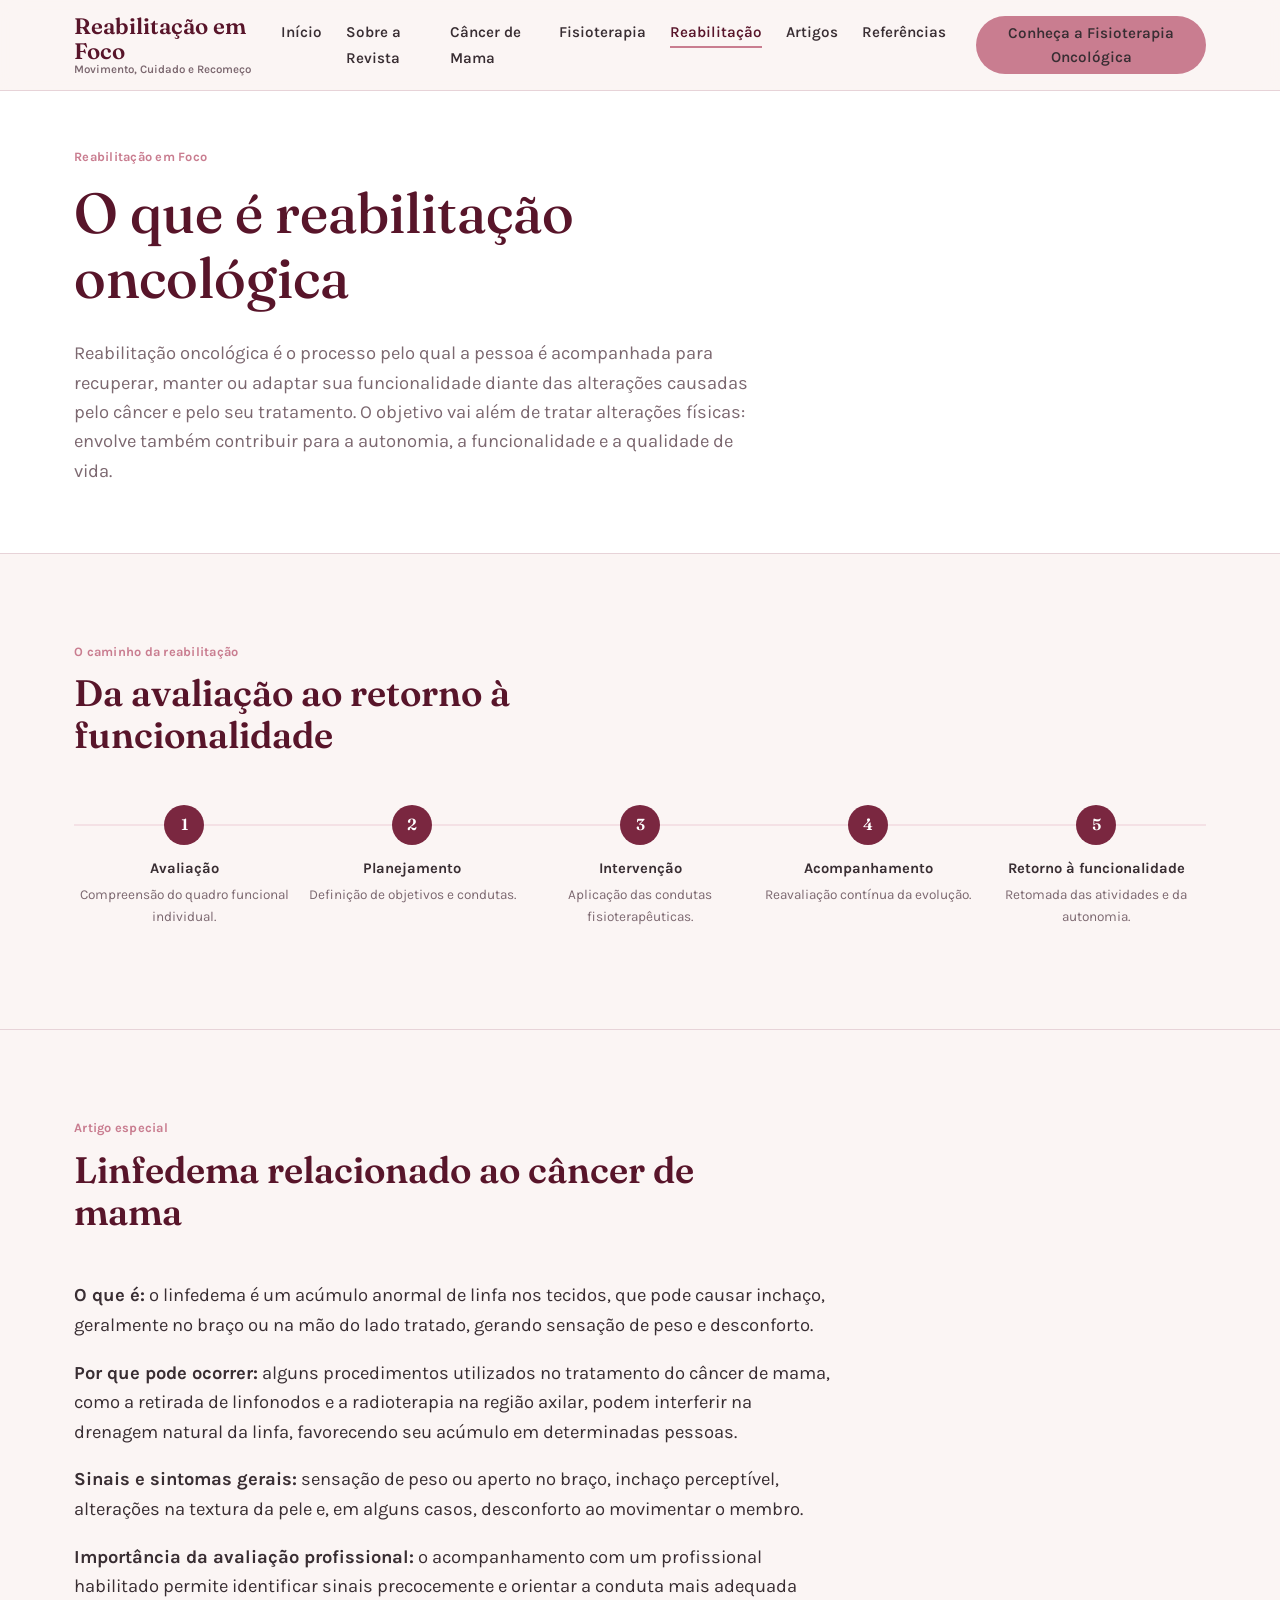
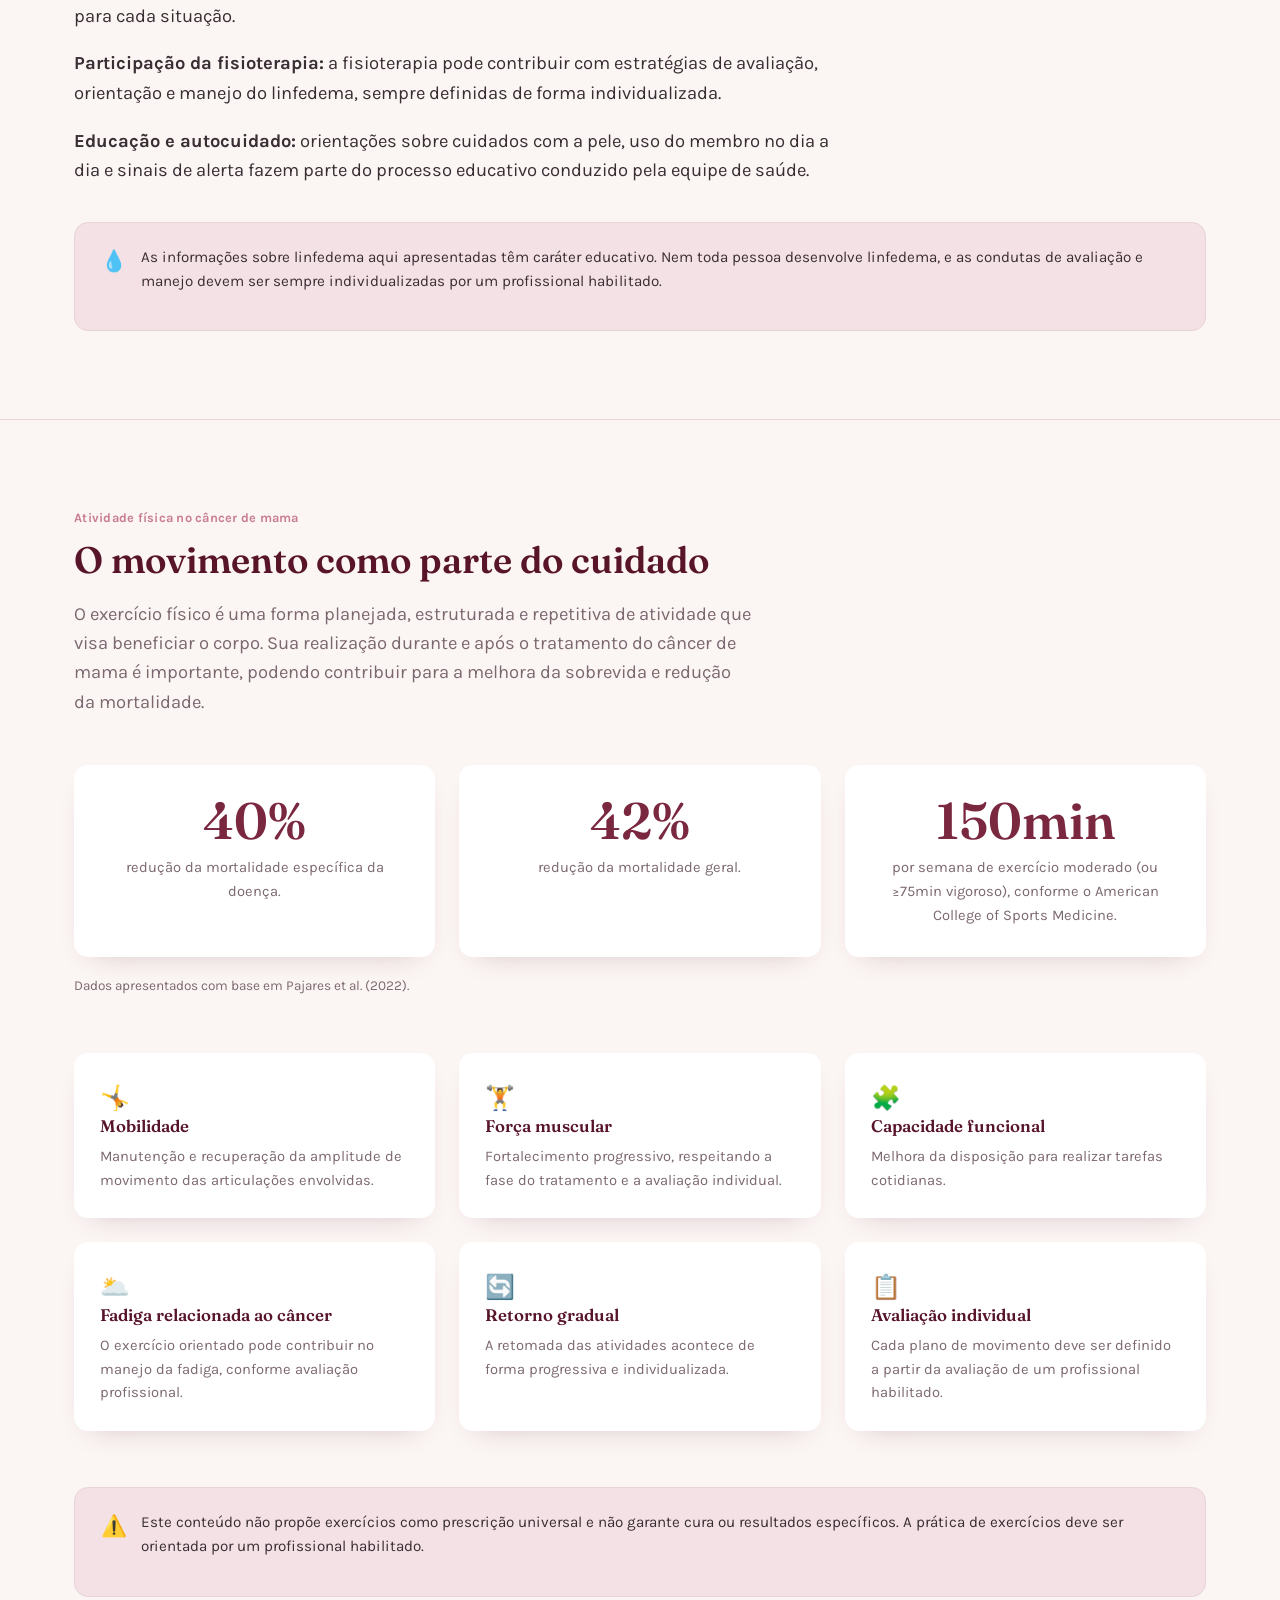
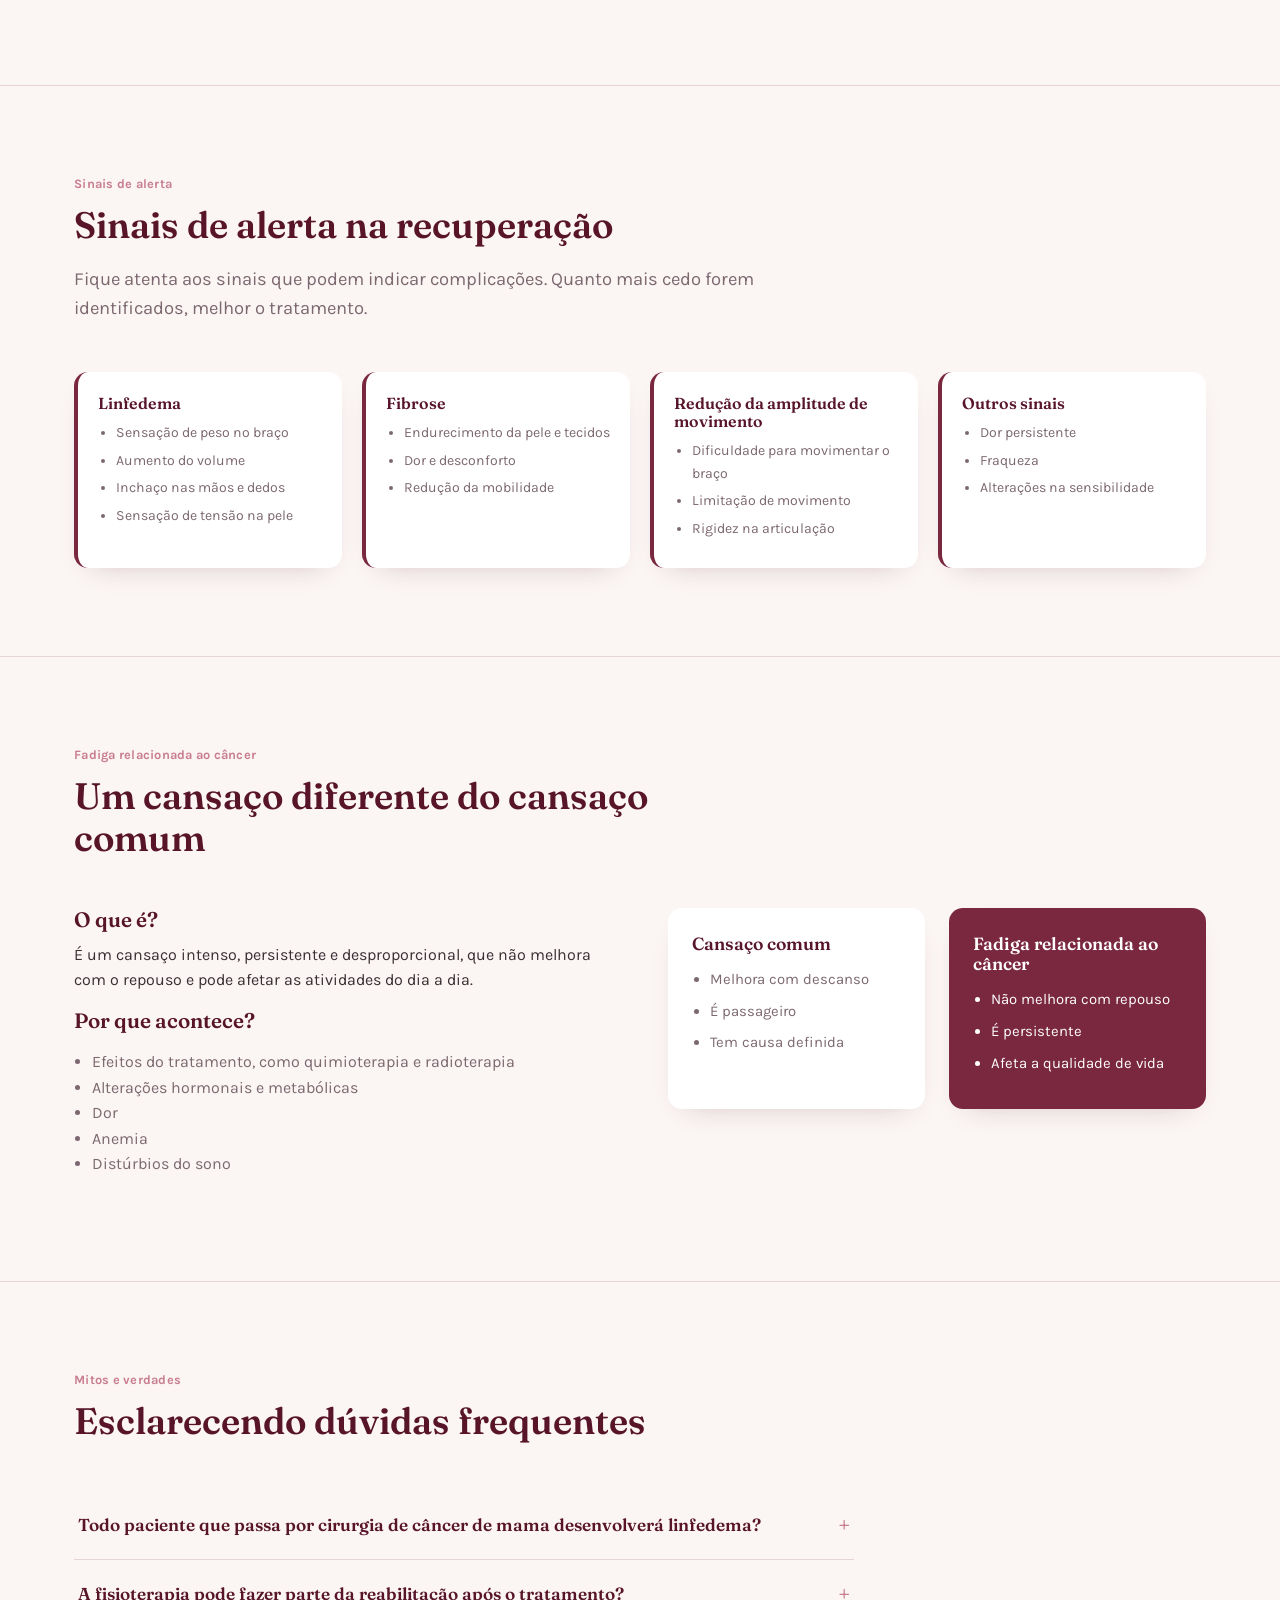
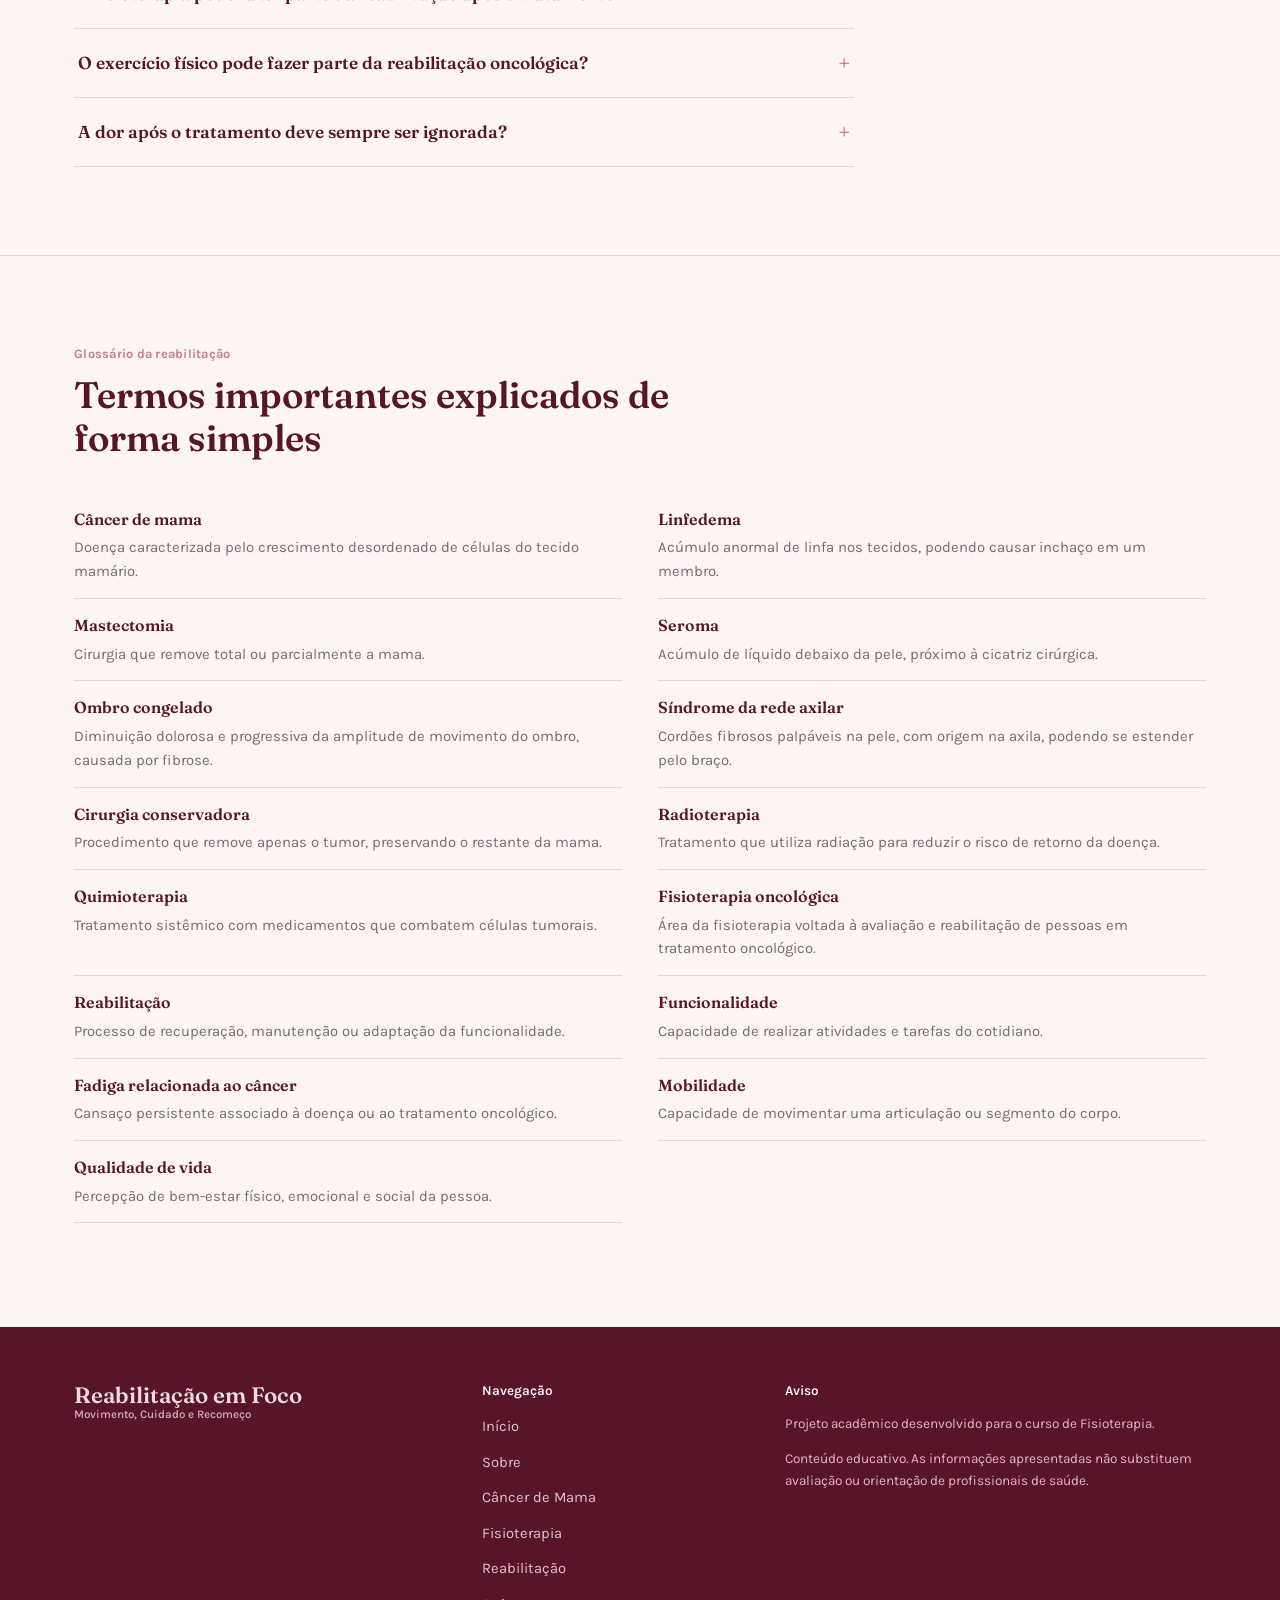
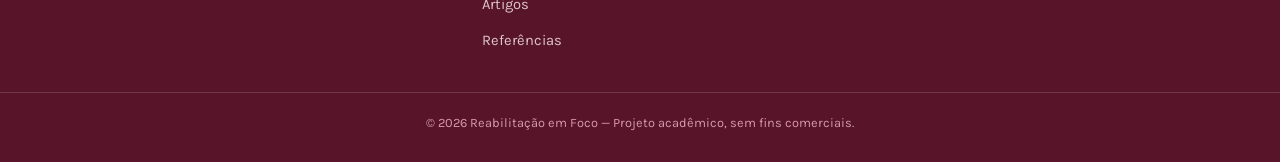
<file: reabilitacao.html>
<!DOCTYPE html>
<html lang="pt-BR">
<head>
<meta charset="UTF-8">
<meta name="viewport" content="width=device-width, initial-scale=1.0">
<title>Reabilitação em Foco — Linfedema, Movimento, Mitos e Glossário</title>
<meta name="description" content="Entenda o conceito de reabilitação oncológica, o linfedema, o papel do movimento e do exercício, mitos e verdades e o glossário da reabilitação.">
<link rel="stylesheet" href="css/style.css">
</head>
<body>

<header class="cabecalho">
  <div class="container">
    <a href="index.html" class="marca">
      <span class="nome">Reabilitação em Foco</span>
      <span class="sub">Movimento, Cuidado e Recomeço</span>
    </a>
    <button class="btn-menu" aria-label="Abrir menu" aria-expanded="false">
      <span></span><span></span><span></span>
    </button>
    <nav class="nav-principal" aria-label="Menu principal">
      <ul>
        <li><a href="index.html">Início</a></li>
        <li><a href="sobre.html">Sobre a Revista</a></li>
        <li><a href="cancer-de-mama.html">Câncer de Mama</a></li>
        <li><a href="fisioterapia.html">Fisioterapia</a></li>
        <li><a href="reabilitacao.html" class="ativo">Reabilitação</a></li>
        <li><a href="artigos.html">Artigos</a></li>
        <li><a href="referencias.html">Referências</a></li>
      </ul>
      <a href="fisioterapia.html" class="btn btn-primario">Conheça a Fisioterapia Oncológica</a>
    </nav>
  </div>
</header>

<main>
  <section class="pagina-topo">
    <div class="container entra">
      <span class="eyebrow">Reabilitação em Foco</span>
      <h1>O que é reabilitação oncológica</h1>
      <p class="lede">Reabilitação oncológica é o processo pelo qual a pessoa é acompanhada para recuperar, manter ou adaptar sua funcionalidade diante das alterações causadas pelo câncer e pelo seu tratamento. O objetivo vai além de tratar alterações físicas: envolve também contribuir para a autonomia, a funcionalidade e a qualidade de vida.</p>
    </div>
  </section>

  <!-- LINHA DO TEMPO -->
  <section id="linha-do-tempo">
    <div class="container">
      <div class="section-head entra">
        <span class="eyebrow">O caminho da reabilitação</span>
        <h2>Da avaliação ao retorno à funcionalidade</h2>
      </div>
      <div class="linha-tempo entra">
        <div class="etapa"><span class="marcador">1</span><span class="rotulo">Avaliação</span><p>Compreensão do quadro funcional individual.</p></div>
        <div class="etapa"><span class="marcador">2</span><span class="rotulo">Planejamento</span><p>Definição de objetivos e condutas.</p></div>
        <div class="etapa"><span class="marcador">3</span><span class="rotulo">Intervenção</span><p>Aplicação das condutas fisioterapêuticas.</p></div>
        <div class="etapa"><span class="marcador">4</span><span class="rotulo">Acompanhamento</span><p>Reavaliação contínua da evolução.</p></div>
        <div class="etapa"><span class="marcador">5</span><span class="rotulo">Retorno à funcionalidade</span><p>Retomada das atividades e da autonomia.</p></div>
      </div>
    </div>
  </section>

  <!-- LINFEDEMA -->
  <section id="linfedema">
    <div class="container">
      <div class="section-head entra">
        <span class="eyebrow">Artigo especial</span>
        <h2>Linfedema relacionado ao câncer de mama</h2>
      </div>
      <div class="lede entra" style="max-width:760px;">
        <p><strong>O que é:</strong> o linfedema é um acúmulo anormal de linfa nos tecidos, que pode causar inchaço, geralmente no braço ou na mão do lado tratado, gerando sensação de peso e desconforto.</p>
        <p><strong>Por que pode ocorrer:</strong> alguns procedimentos utilizados no tratamento do câncer de mama, como a retirada de linfonodos e a radioterapia na região axilar, podem interferir na drenagem natural da linfa, favorecendo seu acúmulo em determinadas pessoas.</p>
        <p><strong>Sinais e sintomas gerais:</strong> sensação de peso ou aperto no braço, inchaço perceptível, alterações na textura da pele e, em alguns casos, desconforto ao movimentar o membro.</p>
        <p><strong>Importância da avaliação profissional:</strong> o acompanhamento com um profissional habilitado permite identificar sinais precocemente e orientar a conduta mais adequada para cada situação.</p>
        <p><strong>Participação da fisioterapia:</strong> a fisioterapia pode contribuir com estratégias de avaliação, orientação e manejo do linfedema, sempre definidas de forma individualizada.</p>
        <p><strong>Educação e autocuidado:</strong> orientações sobre cuidados com a pele, uso do membro no dia a dia e sinais de alerta fazem parte do processo educativo conduzido pela equipe de saúde.</p>
      </div>
      <div class="aviso entra">
        <span class="icone">💧</span>
        <p>As informações sobre linfedema aqui apresentadas têm caráter educativo. Nem toda pessoa desenvolve linfedema, e as condutas de avaliação e manejo devem ser sempre individualizadas por um profissional habilitado.</p>
      </div>
    </div>
  </section>

  <!-- MOVIMENTO E EXERCÍCIO -->
  <section id="movimento">
    <div class="container">
      <div class="section-head entra">
        <span class="eyebrow">Atividade física no câncer de mama</span>
        <h2>O movimento como parte do cuidado</h2>
        <p class="lede">O exercício físico é uma forma planejada, estruturada e repetitiva de atividade que visa beneficiar o corpo. Sua realização durante e após o tratamento do câncer de mama é importante, podendo contribuir para a melhora da sobrevida e redução da mortalidade.</p>
      </div>

      <div class="grade-numeros entra">
        <div class="destaque-numero"><span class="numero">40%</span><p>redução da mortalidade específica da doença.</p></div>
        <div class="destaque-numero"><span class="numero">42%</span><p>redução da mortalidade geral.</p></div>
        <div class="destaque-numero"><span class="numero">150min</span><p>por semana de exercício moderado (ou ≥75min vigoroso), conforme o American College of Sports Medicine.</p></div>
      </div>
      <p class="lede entra" style="margin-top:18px; font-size:0.85rem;">Dados apresentados com base em Pajares et al. (2022).</p>

      <div class="grade-info entra mt-grande">
        <div class="cartao-info"><span class="icone">🤸</span><h3>Mobilidade</h3><p>Manutenção e recuperação da amplitude de movimento das articulações envolvidas.</p></div>
        <div class="cartao-info"><span class="icone">🏋️</span><h3>Força muscular</h3><p>Fortalecimento progressivo, respeitando a fase do tratamento e a avaliação individual.</p></div>
        <div class="cartao-info"><span class="icone">🧩</span><h3>Capacidade funcional</h3><p>Melhora da disposição para realizar tarefas cotidianas.</p></div>
        <div class="cartao-info"><span class="icone">🌥️</span><h3>Fadiga relacionada ao câncer</h3><p>O exercício orientado pode contribuir no manejo da fadiga, conforme avaliação profissional.</p></div>
        <div class="cartao-info"><span class="icone">🔄</span><h3>Retorno gradual</h3><p>A retomada das atividades acontece de forma progressiva e individualizada.</p></div>
        <div class="cartao-info"><span class="icone">📋</span><h3>Avaliação individual</h3><p>Cada plano de movimento deve ser definido a partir da avaliação de um profissional habilitado.</p></div>
      </div>
      <div class="aviso mt-grande entra">
        <span class="icone">⚠️</span>
        <p>Este conteúdo não propõe exercícios como prescrição universal e não garante cura ou resultados específicos. A prática de exercícios deve ser orientada por um profissional habilitado.</p>
      </div>
    </div>
  </section>

  <!-- SINAIS DE ALERTA -->
  <section id="sinais-de-alerta">
    <div class="container">
      <div class="section-head entra">
        <span class="eyebrow">Sinais de alerta</span>
        <h2>Sinais de alerta na recuperação</h2>
        <p class="lede">Fique atenta aos sinais que podem indicar complicações. Quanto mais cedo forem identificados, melhor o tratamento.</p>
      </div>
      <div class="grade-alerta entra">
        <div class="cartao-alerta">
          <h3>Linfedema</h3>
          <ul>
            <li>Sensação de peso no braço</li>
            <li>Aumento do volume</li>
            <li>Inchaço nas mãos e dedos</li>
            <li>Sensação de tensão na pele</li>
          </ul>
        </div>
        <div class="cartao-alerta">
          <h3>Fibrose</h3>
          <ul>
            <li>Endurecimento da pele e tecidos</li>
            <li>Dor e desconforto</li>
            <li>Redução da mobilidade</li>
          </ul>
        </div>
        <div class="cartao-alerta">
          <h3>Redução da amplitude de movimento</h3>
          <ul>
            <li>Dificuldade para movimentar o braço</li>
            <li>Limitação de movimento</li>
            <li>Rigidez na articulação</li>
          </ul>
        </div>
        <div class="cartao-alerta">
          <h3>Outros sinais</h3>
          <ul>
            <li>Dor persistente</li>
            <li>Fraqueza</li>
            <li>Alterações na sensibilidade</li>
          </ul>
        </div>
      </div>
    </div>
  </section>

  <!-- FADIGA RELACIONADA AO CÂNCER -->
  <section id="fadiga">
    <div class="container">
      <div class="section-head entra">
        <span class="eyebrow">Fadiga relacionada ao câncer</span>
        <h2>Um cansaço diferente do cansaço comum</h2>
      </div>
      <div class="duas-colunas entra" style="align-items:flex-start;">
        <div>
          <h3>O que é?</h3>
          <p>É um cansaço intenso, persistente e desproporcional, que não melhora com o repouso e pode afetar as atividades do dia a dia.</p>
          <h3>Por que acontece?</h3>
          <ul style="color:var(--tinta-suave); padding-left:18px;">
            <li>Efeitos do tratamento, como quimioterapia e radioterapia</li>
            <li>Alterações hormonais e metabólicas</li>
            <li>Dor</li>
            <li>Anemia</li>
            <li>Distúrbios do sono</li>
          </ul>
        </div>
        <div class="comparacao">
          <div class="coluna-comparacao">
            <h3>Cansaço comum</h3>
            <ul>
              <li>Melhora com descanso</li>
              <li>É passageiro</li>
              <li>Tem causa definida</li>
            </ul>
          </div>
          <div class="coluna-comparacao destaque-vinho">
            <h3>Fadiga relacionada ao câncer</h3>
            <ul>
              <li>Não melhora com repouso</li>
              <li>É persistente</li>
              <li>Afeta a qualidade de vida</li>
            </ul>
          </div>
        </div>
      </div>
    </div>
  </section>

  <!-- MITOS E VERDADES -->
  <section id="mitos-e-verdades">
    <div class="container">
      <div class="section-head entra">
        <span class="eyebrow">Mitos e verdades</span>
        <h2>Esclarecendo dúvidas frequentes</h2>
      </div>
      <div class="acordeao entra">

        <div class="item-acordeao">
          <button aria-expanded="false">
            Todo paciente que passa por cirurgia de câncer de mama desenvolverá linfedema?
            <span class="sinal">+</span>
          </button>
          <div class="resposta"><div class="resposta-inner">
            Não. O linfedema pode ocorrer em algumas pessoas, principalmente após a retirada de linfonodos ou radioterapia na região axilar, mas não é uma consequência obrigatória. O acompanhamento profissional ajuda a identificar sinais precocemente.
          </div></div>
        </div>

        <div class="item-acordeao">
          <button aria-expanded="false">
            A fisioterapia pode fazer parte da reabilitação após o tratamento?
            <span class="sinal">+</span>
          </button>
          <div class="resposta"><div class="resposta-inner">
            Sim. A fisioterapia pode atuar na avaliação, prevenção e reabilitação de alterações funcionais relacionadas ao tratamento do câncer de mama, sempre a partir de uma avaliação individual.
          </div></div>
        </div>

        <div class="item-acordeao">
          <button aria-expanded="false">
            O exercício físico pode fazer parte da reabilitação oncológica?
            <span class="sinal">+</span>
          </button>
          <div class="resposta"><div class="resposta-inner">
            Sim, quando orientado por um profissional habilitado e adaptado à fase do tratamento e à condição individual, o exercício físico pode contribuir para a mobilidade, a força e a qualidade de vida.
          </div></div>
        </div>

        <div class="item-acordeao">
          <button aria-expanded="false">
            A dor após o tratamento deve sempre ser ignorada?
            <span class="sinal">+</span>
          </button>
          <div class="resposta"><div class="resposta-inner">
            Não. A dor é um sinal importante e deve ser comunicada à equipe de saúde. Ignorar a dor pode dificultar a identificação de alterações que precisam de avaliação e manejo adequados.
          </div></div>
        </div>

      </div>
    </div>
  </section>

  <!-- GLOSSÁRIO -->
  <section id="glossario">
    <div class="container">
      <div class="section-head entra">
        <span class="eyebrow">Glossário da reabilitação</span>
        <h2>Termos importantes explicados de forma simples</h2>
      </div>
      <dl class="grade-glossario entra">
        <div class="termo"><dt>Câncer de mama</dt><dd>Doença caracterizada pelo crescimento desordenado de células do tecido mamário.</dd></div>
        <div class="termo"><dt>Linfedema</dt><dd>Acúmulo anormal de linfa nos tecidos, podendo causar inchaço em um membro.</dd></div>
        <div class="termo"><dt>Mastectomia</dt><dd>Cirurgia que remove total ou parcialmente a mama.</dd></div>
        <div class="termo"><dt>Seroma</dt><dd>Acúmulo de líquido debaixo da pele, próximo à cicatriz cirúrgica.</dd></div>
        <div class="termo"><dt>Ombro congelado</dt><dd>Diminuição dolorosa e progressiva da amplitude de movimento do ombro, causada por fibrose.</dd></div>
        <div class="termo"><dt>Síndrome da rede axilar</dt><dd>Cordões fibrosos palpáveis na pele, com origem na axila, podendo se estender pelo braço.</dd></div>
        <div class="termo"><dt>Cirurgia conservadora</dt><dd>Procedimento que remove apenas o tumor, preservando o restante da mama.</dd></div>
        <div class="termo"><dt>Radioterapia</dt><dd>Tratamento que utiliza radiação para reduzir o risco de retorno da doença.</dd></div>
        <div class="termo"><dt>Quimioterapia</dt><dd>Tratamento sistêmico com medicamentos que combatem células tumorais.</dd></div>
        <div class="termo"><dt>Fisioterapia oncológica</dt><dd>Área da fisioterapia voltada à avaliação e reabilitação de pessoas em tratamento oncológico.</dd></div>
        <div class="termo"><dt>Reabilitação</dt><dd>Processo de recuperação, manutenção ou adaptação da funcionalidade.</dd></div>
        <div class="termo"><dt>Funcionalidade</dt><dd>Capacidade de realizar atividades e tarefas do cotidiano.</dd></div>
        <div class="termo"><dt>Fadiga relacionada ao câncer</dt><dd>Cansaço persistente associado à doença ou ao tratamento oncológico.</dd></div>
        <div class="termo"><dt>Mobilidade</dt><dd>Capacidade de movimentar uma articulação ou segmento do corpo.</dd></div>
        <div class="termo"><dt>Qualidade de vida</dt><dd>Percepção de bem-estar físico, emocional e social da pessoa.</dd></div>
      </dl>
    </div>
  </section>
</main>

<footer class="rodape">
  <div class="container">
    <div>
      <a href="index.html" class="marca">
        <span class="nome">Reabilitação em Foco</span>
        <span class="sub">Movimento, Cuidado e Recomeço</span>
      </a>
    </div>
    <div>
      <h4>Navegação</h4>
      <ul>
        <li><a href="index.html">Início</a></li>
        <li><a href="sobre.html">Sobre</a></li>
        <li><a href="cancer-de-mama.html">Câncer de Mama</a></li>
        <li><a href="fisioterapia.html">Fisioterapia</a></li>
        <li><a href="reabilitacao.html">Reabilitação</a></li>
        <li><a href="artigos.html">Artigos</a></li>
        <li><a href="referencias.html">Referências</a></li>
      </ul>
    </div>
    <div class="avisos">
      <h4>Aviso</h4>
      <p>Projeto acadêmico desenvolvido para o curso de Fisioterapia.</p>
      <p>Conteúdo educativo. As informações apresentadas não substituem avaliação ou orientação de profissionais de saúde.</p>
    </div>
  </div>
  <div class="linha-baixo">© 2026 Reabilitação em Foco — Projeto acadêmico, sem fins comerciais.</div>
</footer>

<button class="topo" aria-label="Voltar ao topo">↑</button>
<script src="js/script.js"></script>
</body>
</html>
</file>
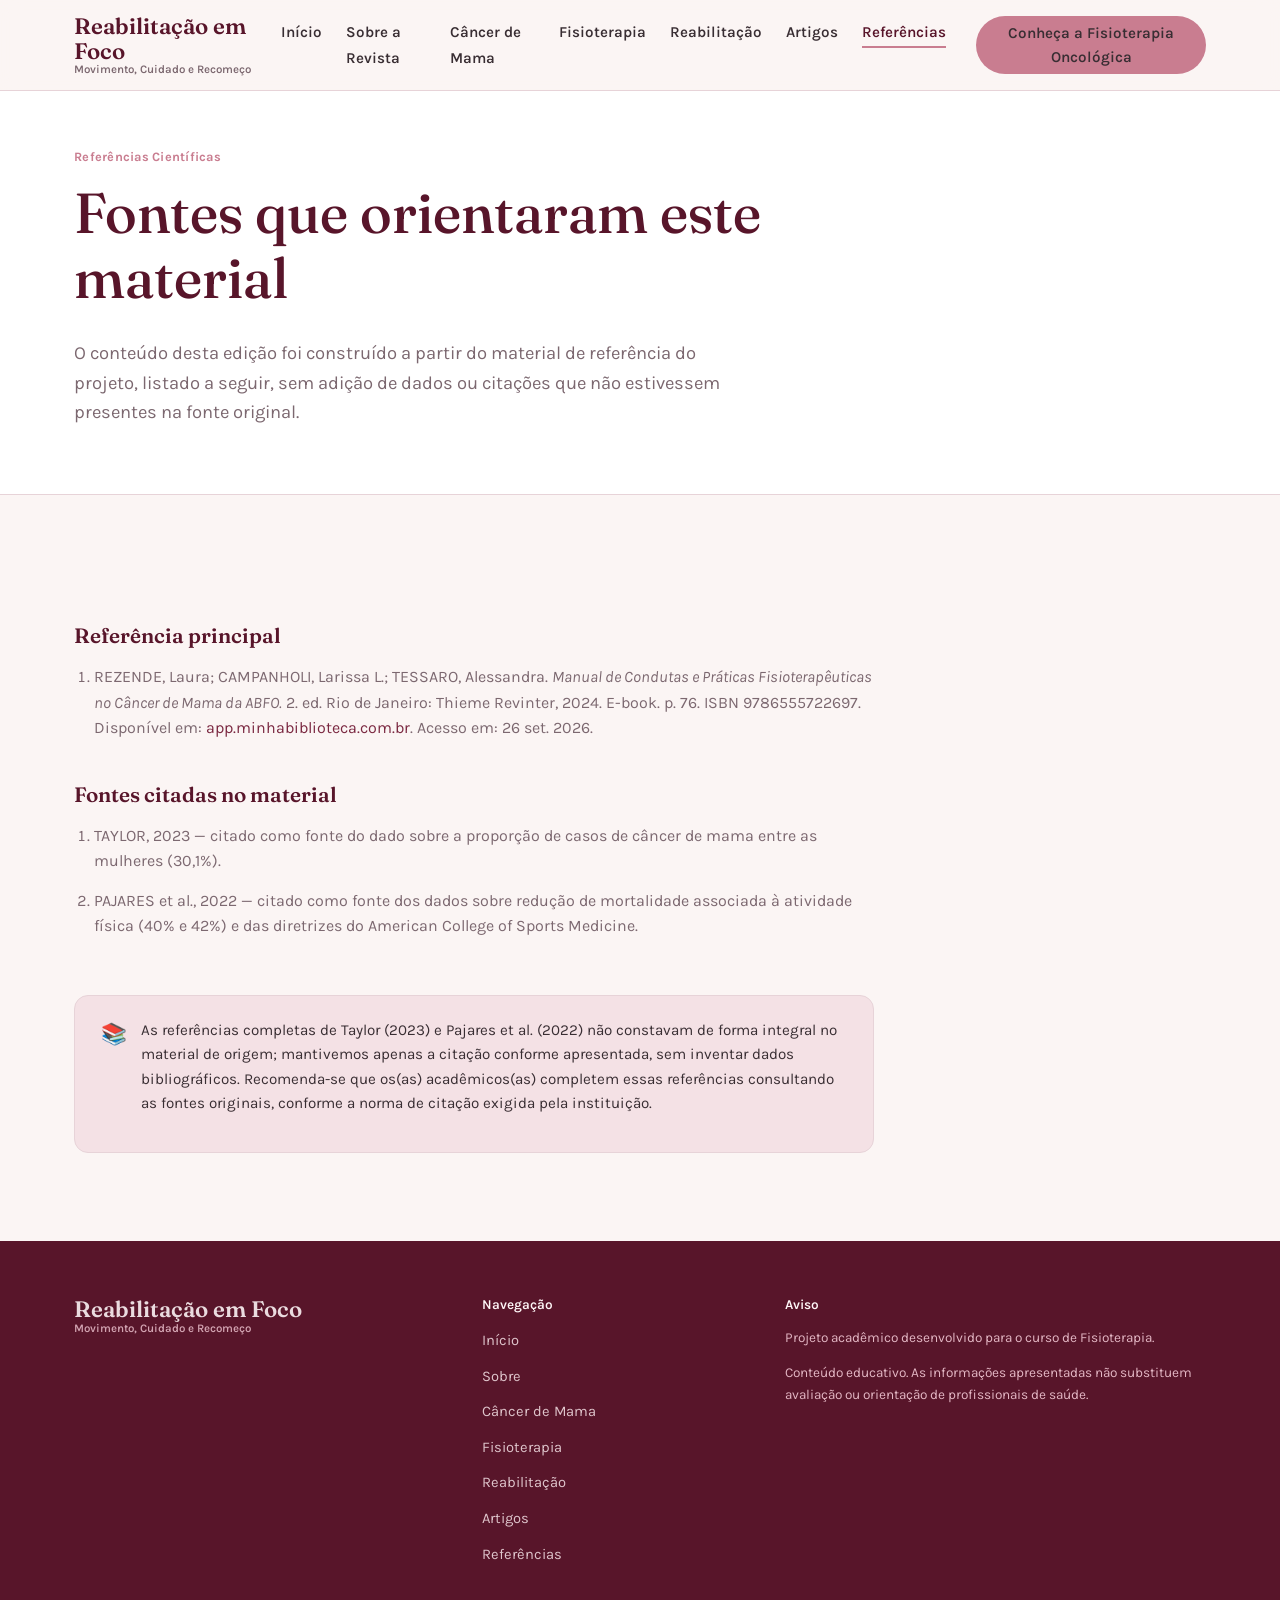
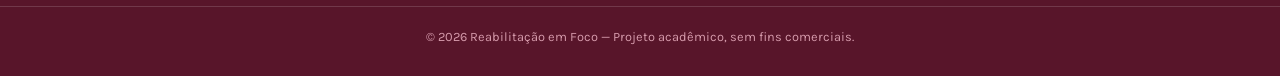
<file: referencias.html>
<!DOCTYPE html>
<html lang="pt-BR">
<head>
<meta charset="UTF-8">
<meta name="viewport" content="width=device-width, initial-scale=1.0">
<title>Referências Científicas — Reabilitação em Foco</title>
<meta name="description" content="Fontes e instituições de referência utilizadas na construção do conteúdo da revista Reabilitação em Foco.">
<link rel="stylesheet" href="css/style.css">
</head>
<body>

<header class="cabecalho">
  <div class="container">
    <a href="index.html" class="marca">
      <span class="nome">Reabilitação em Foco</span>
      <span class="sub">Movimento, Cuidado e Recomeço</span>
    </a>
    <button class="btn-menu" aria-label="Abrir menu" aria-expanded="false">
      <span></span><span></span><span></span>
    </button>
    <nav class="nav-principal" aria-label="Menu principal">
      <ul>
        <li><a href="index.html">Início</a></li>
        <li><a href="sobre.html">Sobre a Revista</a></li>
        <li><a href="cancer-de-mama.html">Câncer de Mama</a></li>
        <li><a href="fisioterapia.html">Fisioterapia</a></li>
        <li><a href="reabilitacao.html">Reabilitação</a></li>
        <li><a href="artigos.html">Artigos</a></li>
        <li><a href="referencias.html" class="ativo">Referências</a></li>
      </ul>
      <a href="fisioterapia.html" class="btn btn-primario">Conheça a Fisioterapia Oncológica</a>
    </nav>
  </div>
</header>

<main>
  <section class="pagina-topo">
    <div class="container entra">
      <span class="eyebrow">Referências Científicas</span>
      <h1>Fontes que orientaram este material</h1>
      <p class="lede">O conteúdo desta edição foi construído a partir do material de referência do projeto, listado a seguir, sem adição de dados ou citações que não estivessem presentes na fonte original.</p>
    </div>
  </section>

  <section>
    <div class="container">
      <div class="lista-referencias entra">

        <h3>Referência principal</h3>
        <ol>
          <li>REZENDE, Laura; CAMPANHOLI, Larissa L.; TESSARO, Alessandra. <em>Manual de Condutas e Práticas Fisioterapêuticas no Câncer de Mama da ABFO.</em> 2. ed. Rio de Janeiro: Thieme Revinter, 2024. E-book. p. 76. ISBN 9786555722697. Disponível em: <a href="https://app.minhabiblioteca.com.br/reader/books/9786555722697/" target="_blank" rel="noopener">app.minhabiblioteca.com.br</a>. Acesso em: 26 set. 2026.</li>
        </ol>

        <h3>Fontes citadas no material</h3>
        <ol>
          <li>TAYLOR, 2023 — citado como fonte do dado sobre a proporção de casos de câncer de mama entre as mulheres (30,1%).</li>
          <li>PAJARES et al., 2022 — citado como fonte dos dados sobre redução de mortalidade associada à atividade física (40% e 42%) e das diretrizes do American College of Sports Medicine.</li>
        </ol>

        <div class="aviso mt-grande">
          <span class="icone">📚</span>
          <p>As referências completas de Taylor (2023) e Pajares et al. (2022) não constavam de forma integral no material de origem; mantivemos apenas a citação conforme apresentada, sem inventar dados bibliográficos. Recomenda-se que os(as) acadêmicos(as) completem essas referências consultando as fontes originais, conforme a norma de citação exigida pela instituição.</p>
        </div>
      </div>
    </div>
  </section>
</main>

<footer class="rodape">
  <div class="container">
    <div>
      <a href="index.html" class="marca">
        <span class="nome">Reabilitação em Foco</span>
        <span class="sub">Movimento, Cuidado e Recomeço</span>
      </a>
    </div>
    <div>
      <h4>Navegação</h4>
      <ul>
        <li><a href="index.html">Início</a></li>
        <li><a href="sobre.html">Sobre</a></li>
        <li><a href="cancer-de-mama.html">Câncer de Mama</a></li>
        <li><a href="fisioterapia.html">Fisioterapia</a></li>
        <li><a href="reabilitacao.html">Reabilitação</a></li>
        <li><a href="artigos.html">Artigos</a></li>
        <li><a href="referencias.html">Referências</a></li>
      </ul>
    </div>
    <div class="avisos">
      <h4>Aviso</h4>
      <p>Projeto acadêmico desenvolvido para o curso de Fisioterapia.</p>
      <p>Conteúdo educativo. As informações apresentadas não substituem avaliação ou orientação de profissionais de saúde.</p>
    </div>
  </div>
  <div class="linha-baixo">© 2026 Reabilitação em Foco — Projeto acadêmico, sem fins comerciais.</div>
</footer>

<button class="topo" aria-label="Voltar ao topo">↑</button>
<script src="js/script.js"></script>
</body>
</html>
</file>
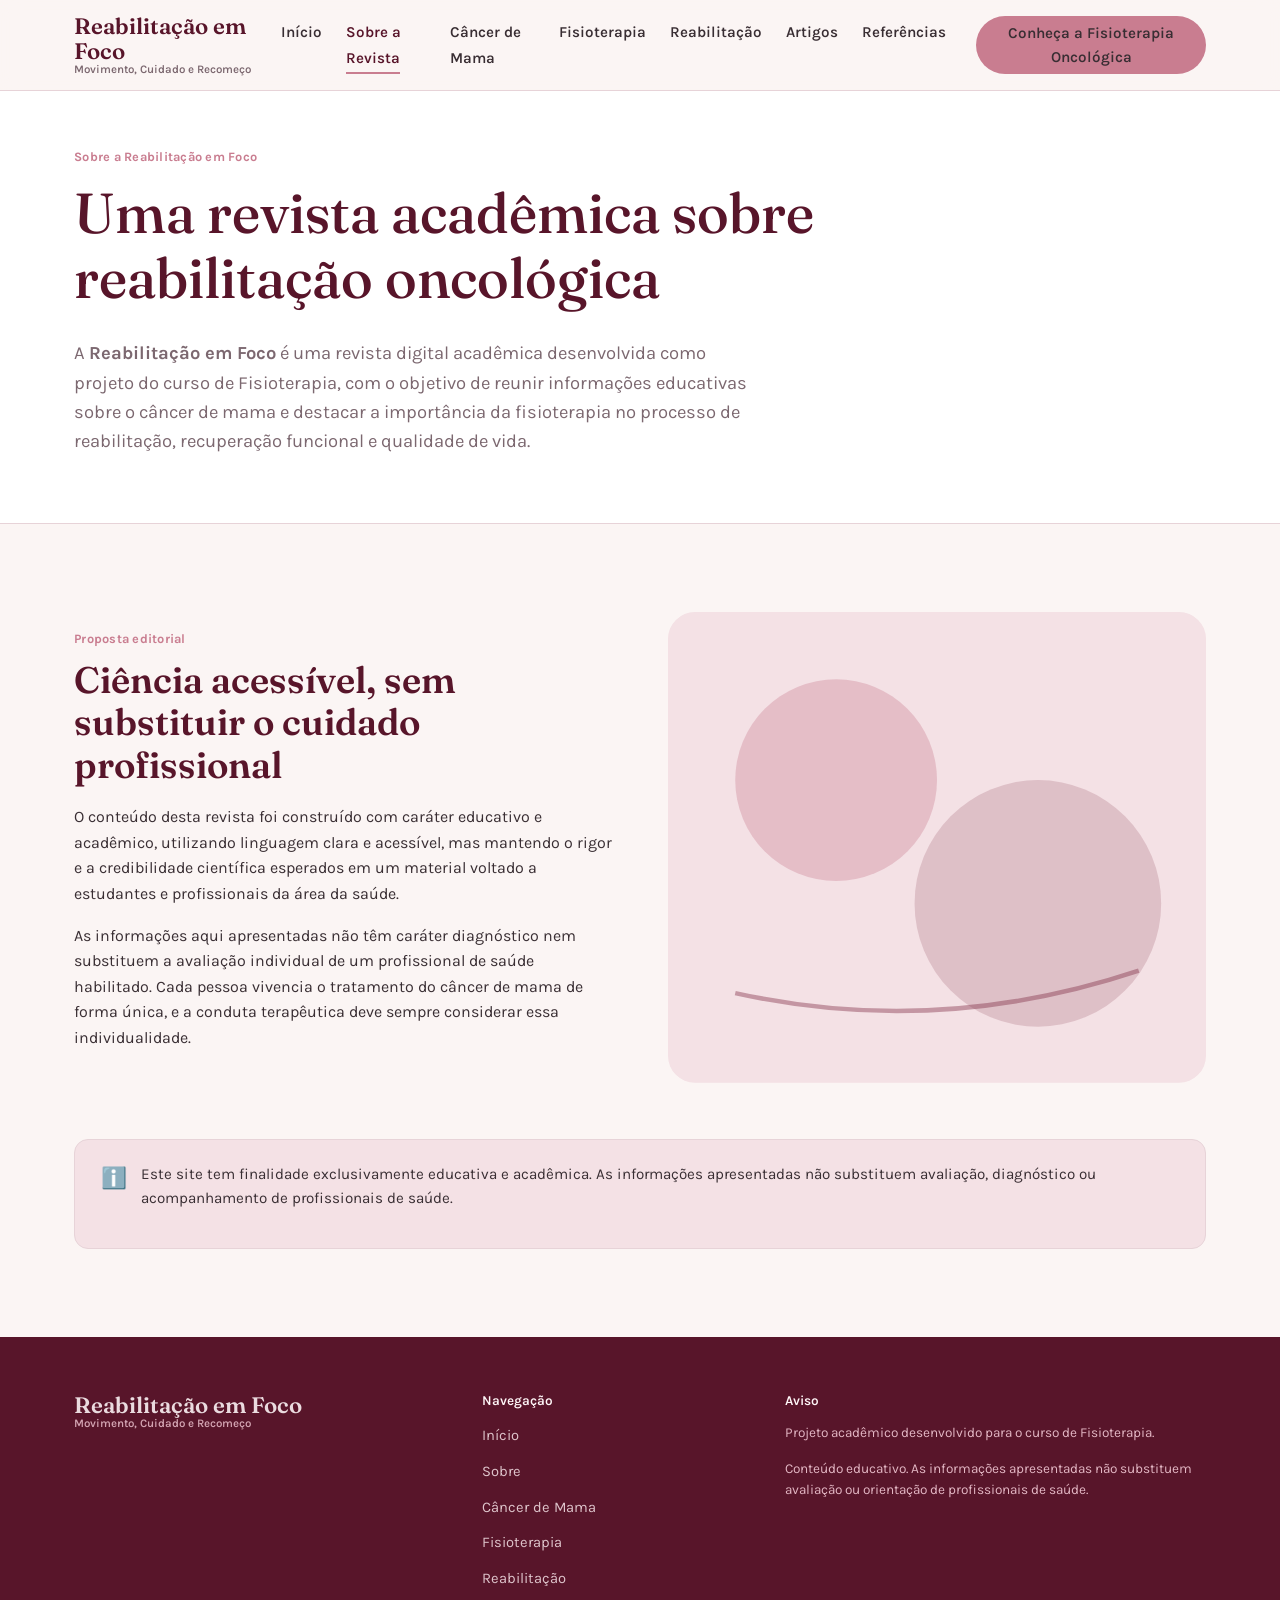
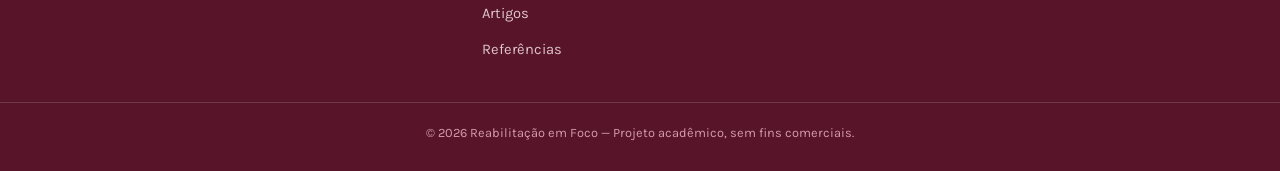
<file: sobre.html>
<!DOCTYPE html>
<html lang="pt-BR">
<head>
<meta charset="UTF-8">
<meta name="viewport" content="width=device-width, initial-scale=1.0">
<title>Sobre a Revista — Reabilitação em Foco</title>
<meta name="description" content="Conheça o projeto acadêmico Reabilitação em Foco, revista digital do curso de Fisioterapia sobre reabilitação oncológica no câncer de mama.">
<link rel="stylesheet" href="css/style.css">
</head>
<body>

<header class="cabecalho">
  <div class="container">
    <a href="index.html" class="marca">
      <span class="nome">Reabilitação em Foco</span>
      <span class="sub">Movimento, Cuidado e Recomeço</span>
    </a>
    <button class="btn-menu" aria-label="Abrir menu" aria-expanded="false">
      <span></span><span></span><span></span>
    </button>
    <nav class="nav-principal" aria-label="Menu principal">
      <ul>
        <li><a href="index.html">Início</a></li>
        <li><a href="sobre.html" class="ativo">Sobre a Revista</a></li>
        <li><a href="cancer-de-mama.html">Câncer de Mama</a></li>
        <li><a href="fisioterapia.html">Fisioterapia</a></li>
        <li><a href="reabilitacao.html">Reabilitação</a></li>
        <li><a href="artigos.html">Artigos</a></li>
        <li><a href="referencias.html">Referências</a></li>
      </ul>
      <a href="fisioterapia.html" class="btn btn-primario">Conheça a Fisioterapia Oncológica</a>
    </nav>
  </div>
</header>

<main>
  <section class="pagina-topo">
    <div class="container entra">
      <span class="eyebrow">Sobre a Reabilitação em Foco</span>
      <h1>Uma revista acadêmica sobre reabilitação oncológica</h1>
      <p class="lede">A <strong>Reabilitação em Foco</strong> é uma revista digital acadêmica desenvolvida como projeto do curso de Fisioterapia, com o objetivo de reunir informações educativas sobre o câncer de mama e destacar a importância da fisioterapia no processo de reabilitação, recuperação funcional e qualidade de vida.</p>
    </div>
  </section>

  <section>
    <div class="container">
      <div class="duas-colunas entra">
        <div>
          <span class="eyebrow">Proposta editorial</span>
          <h2>Ciência acessível, sem substituir o cuidado profissional</h2>
          <p>O conteúdo desta revista foi construído com caráter educativo e acadêmico, utilizando linguagem clara e acessível, mas mantendo o rigor e a credibilidade científica esperados em um material voltado a estudantes e profissionais da área da saúde.</p>
          <p>As informações aqui apresentadas não têm caráter diagnóstico nem substituem a avaliação individual de um profissional de saúde habilitado. Cada pessoa vivencia o tratamento do câncer de mama de forma única, e a conduta terapêutica deve sempre considerar essa individualidade.</p>
        </div>
        <svg viewBox="0 0 480 420" role="img" aria-label="Ilustração decorativa com formas orgânicas em tons de rosa">
          <rect width="480" height="420" rx="24" fill="#F4E1E5"/>
          <circle cx="150" cy="150" r="90" fill="#C97D90" opacity="0.35"/>
          <circle cx="330" cy="260" r="110" fill="#7A2740" opacity="0.18"/>
          <path d="M60 340 Q240 380 420 320" stroke="#7A2740" stroke-width="4" fill="none" opacity="0.4"/>
        </svg>
      </div>

      <div class="aviso mt-grande entra">
        <span class="icone">ℹ️</span>
        <p>Este site tem finalidade exclusivamente educativa e acadêmica. As informações apresentadas não substituem avaliação, diagnóstico ou acompanhamento de profissionais de saúde.</p>
      </div>
    </div>
  </section>


</main>

<footer class="rodape">
  <div class="container">
    <div>
      <a href="index.html" class="marca">
        <span class="nome">Reabilitação em Foco</span>
        <span class="sub">Movimento, Cuidado e Recomeço</span>
      </a>
    </div>
    <div>
      <h4>Navegação</h4>
      <ul>
        <li><a href="index.html">Início</a></li>
        <li><a href="sobre.html">Sobre</a></li>
        <li><a href="cancer-de-mama.html">Câncer de Mama</a></li>
        <li><a href="fisioterapia.html">Fisioterapia</a></li>
        <li><a href="reabilitacao.html">Reabilitação</a></li>
        <li><a href="artigos.html">Artigos</a></li>
        <li><a href="referencias.html">Referências</a></li>
      </ul>
    </div>
    <div class="avisos">
      <h4>Aviso</h4>
      <p>Projeto acadêmico desenvolvido para o curso de Fisioterapia.</p>
      <p>Conteúdo educativo. As informações apresentadas não substituem avaliação ou orientação de profissionais de saúde.</p>
    </div>
  </div>
  <div class="linha-baixo">© 2026 Reabilitação em Foco — Projeto acadêmico, sem fins comerciais.</div>
</footer>

<button class="topo" aria-label="Voltar ao topo">↑</button>
<script src="js/script.js"></script>
</body>
</html>
</file>
<file: css/style.css>
/* =========================================================
   Reabilitação em Foco — Revista de Reabilitação Oncológica
   Folha de estilos principal
   ========================================================= */

@import url('https://fonts.googleapis.com/css2?family=Fraunces:ital,opsz,wght@0,9..144,400;0,9..144,500;0,9..144,600;0,9..144,700;1,9..144,500&family=Karla:wght@400;500;600;700&display=swap');

:root{
  /* cor — paleta nomeada */
  --rosa-fundo:      #FBF5F4;   /* fundo geral, quase branco com calor */
  --branco:          #FFFFFF;
  --rosa-suave:      #F4E1E5;   /* superfícies, tarjas, divisores */
  --rosa:            #C97D90;   /* rosa primário — links, ícones, apoio */
  --vinho:           #7A2740;   /* vinho — títulos de destaque, botões, ênfase */
  --vinho-escuro:    #58152A;   /* hover / texto sobre rosa */
  --tinta:           #392E33;   /* texto principal (grafite amora, não preto puro) */
  --tinta-suave:     #7C6870;   /* texto secundário */
  --linha:           #E7D3D8;   /* bordas discretas */

  --serif: 'Fraunces', Georgia, 'Times New Roman', serif;
  --sans:  'Karla', -apple-system, BlinkMacSystemFont, 'Segoe UI', sans-serif;

  --wrap: 1180px;
  --radius: 14px;
  --sombra: 0 12px 28px -18px rgba(88, 21, 42, 0.28);
}

*, *::before, *::after{ box-sizing: border-box; }
html{ scroll-behavior: smooth; }
@media (prefers-reduced-motion: reduce){
  html{ scroll-behavior: auto; }
  *{ animation-duration: 0.01ms !important; animation-iteration-count: 1 !important; transition-duration: 0.01ms !important; }
}

body{
  margin:0;
  font-family: var(--sans);
  background: var(--rosa-fundo);
  color: var(--tinta);
  line-height: 1.6;
  -webkit-font-smoothing: antialiased;
}

img{ max-width:100%; display:block; }
a{ color: var(--vinho); text-decoration:none; }
a:hover{ color: var(--vinho-escuro); }

h1,h2,h3,h4{
  font-family: var(--serif);
  color: var(--vinho-escuro);
  line-height: 1.15;
  margin: 0 0 0.5em;
  font-weight: 600;
}
h1{ font-size: clamp(2.4rem, 4.4vw, 3.6rem); font-weight: 500; }
h2{ font-size: clamp(1.7rem, 3vw, 2.3rem); }
h3{ font-size: 1.3rem; }
p{ margin: 0 0 1em; color: var(--tinta); }
.lede{ font-size: 1.15rem; color: var(--tinta-suave); max-width: 62ch; }

.container{ width:100%; max-width: var(--wrap); margin:0 auto; padding: 0 24px; }
section{ padding: 88px 0; }
section + section{ border-top: 1px solid var(--linha); }

.eyebrow{
  font-family: var(--sans);
  font-size: 0.8rem;
  letter-spacing: 0.02em;
  color: var(--rosa);
  font-weight: 700;
  margin-bottom: 10px;
  display:block;
}

.section-head{ max-width: 680px; margin-bottom: 48px; }

:focus-visible{ outline: 3px solid var(--rosa); outline-offset: 3px; }

/* ---------- botões ---------- */
.btn{
  display:inline-flex;
  align-items:center;
  justify-content: center;
  text-align: center;
  gap:8px;
  padding: 13px 26px;
  border-radius: 999px;
  font-family: var(--sans);
  font-weight: 700;
  font-size: 0.95rem;
  border: 1px solid transparent;
  cursor:pointer;
  transition: transform .18s ease, background .18s ease, color .18s ease;
}
.btn-primario{ background: var(--rosa); color: var(--branco); }
.btn-primario:hover{ background: var(--vinho); color:var(--branco); transform: translateY(-2px); }
.btn-fantasma{ background: transparent; border-color: var(--vinho); color: var(--vinho); }
.btn-fantasma:hover{ background: var(--vinho); color: var(--branco); }
.btn-claro{ background: var(--branco); color: var(--vinho); }
.btn-claro:hover{ background: var(--rosa-suave); }

/* ---------- cabeçalho ---------- */
.cabecalho{
  position: sticky; top:0; z-index: 100;
  background: rgba(251, 245, 244, 0.92);
  backdrop-filter: blur(10px);
  border-bottom: 1px solid var(--linha);
}
.cabecalho .container{
  display:flex; align-items:center; justify-content:space-between;
  padding-top: 14px; padding-bottom: 14px;
}
.marca{ display:flex; flex-direction:column; line-height:1.1; }
.marca .nome{ font-family: var(--serif); font-size: 1.4rem; font-weight:600; color: var(--vinho-escuro); }
.marca .sub{ font-size: 0.72rem; color: var(--tinta-suave); font-weight:600; }

.nav-principal{ display:flex; align-items:center; gap: 30px; }
.nav-principal ul{ list-style:none; display:flex; gap: 24px; margin:0; padding:0; }
.nav-principal a{
  color: var(--tinta); font-weight:600; font-size:0.95rem; position:relative; padding: 4px 0;
}
.nav-principal a::after{
  content:''; position:absolute; left:0; right:0; bottom:-3px; height:2px; background: var(--rosa);
  transform: scaleX(0); transform-origin:left; transition: transform .2s ease;
}
.nav-principal a:hover::after, .nav-principal a.ativo::after{ transform: scaleX(1); }
.nav-principal a.ativo{ color: var(--vinho-escuro); }

.btn-menu{
  display:none; background:none; border:none; cursor:pointer; padding:6px;
  flex-direction:column; gap:5px;
}
.btn-menu span{ width:24px; height:2px; background: var(--vinho-escuro); display:block; transition: transform .25s ease, opacity .25s ease; }
.btn-menu.aberto span:nth-child(1){ transform: translateY(7px) rotate(45deg); }
.btn-menu.aberto span:nth-child(2){ opacity:0; }
.btn-menu.aberto span:nth-child(3){ transform: translateY(-7px) rotate(-45deg); }

@media (max-width: 900px){
  .btn-menu{ display:flex; }
  .nav-principal{
    position:fixed; inset: 64px 0 0 0; background: var(--rosa-fundo);
    flex-direction:column; align-items:flex-start; padding: 28px 24px;
    transform: translateX(100%); transition: transform .28s ease; overflow-y:auto;
  }
  .nav-principal.aberto{ transform: translateX(0); }
  .nav-principal ul{ flex-direction:column; gap:18px; width:100%; }
  .nav-principal .btn{ margin-top: 20px; }
}

/* ---------- hero ---------- */
.hero{ padding: 64px 0 90px; border-top:none; }
.hero .container{
  display:grid; grid-template-columns: 1.05fr 0.95fr; gap: 56px; align-items:center;
}
.hero-texto h1{ margin-bottom: 20px; }
.hero-texto .lede{ margin-bottom: 32px; }
.hero-acoes{ display:flex; gap:16px; flex-wrap:wrap; }
.hero-figura{
  position:relative; border-radius: 28px 120px 28px 28px; overflow:hidden;
  box-shadow: var(--sombra);
}
.hero-figura img{ width:100%; height:100%; object-fit:cover; aspect-ratio: 4/5; }
.hero-selo{
  position:absolute; left:-20px; bottom:28px; background:var(--branco);
  border-radius: var(--radius); padding: 16px 20px; box-shadow: var(--sombra);
  max-width: 230px; font-size:0.85rem; color:var(--tinta-suave);
}
.hero-selo strong{ display:block; font-family:var(--serif); font-size:1.6rem; color:var(--vinho); }

@media (max-width: 900px){
  .hero .container{ grid-template-columns:1fr; }
  .hero-figura{ order:-1; }
}

/* ---------- por que falar ---------- */
.motivos{ background: var(--surface, var(--branco)); }
.grade-motivos{
  display:grid; grid-template-columns: repeat(4, 1fr); gap: 1px;
  background: var(--linha); border: 1px solid var(--linha); border-radius: var(--radius); overflow:hidden;
}
.motivo{ background: var(--branco); padding: 26px 22px; }
.motivo .icone{ font-size:1.6rem; margin-bottom:10px; display:block; }
.motivo h3{ font-size:1.05rem; margin-bottom:6px; }
.motivo p{ font-size:0.92rem; color:var(--tinta-suave); margin:0; }
@media (max-width: 900px){ .grade-motivos{ grid-template-columns: repeat(2,1fr); } }
@media (max-width: 560px){ .grade-motivos{ grid-template-columns: 1fr; } }

/* ---------- destaques / cards de categoria ---------- */
.grade-destaques{ display:grid; grid-template-columns: repeat(4, 1fr); gap: 24px; }
.cartao-destaque{
  background: var(--branco); border-radius: var(--radius); padding: 28px 24px;
  border-left: 4px solid var(--rosa);
  box-shadow: var(--sombra);
  display:flex; flex-direction:column; height:100%;
}
.cartao-destaque .eyebrow{ margin-bottom: 14px; }
.cartao-destaque ul{ margin:0 0 20px; padding-left: 18px; color: var(--tinta-suave); font-size:0.92rem; }
.cartao-destaque ul li{ margin-bottom:4px; }
.cartao-destaque .btn{ margin-top:auto; align-self:flex-start; }
@media (max-width: 980px){ .grade-destaques{ grid-template-columns: repeat(2,1fr); } }
@media (max-width: 600px){ .grade-destaques{ grid-template-columns: 1fr; } }

/* ---------- linha do tempo ---------- */
.linha-tempo{ display:flex; justify-content:space-between; gap:8px; margin: 40px 0 0; position:relative; }
.linha-tempo::before{
  content:''; position:absolute; top:19px; left:0; right:0; height:2px; background: var(--rosa-suave); z-index:0;
}
.etapa{ position:relative; z-index:1; flex:1; text-align:center; }
.etapa .marcador{
  width:40px; height:40px; border-radius:50%; background: var(--vinho); color:var(--branco);
  display:flex; align-items:center; justify-content:center; margin:0 auto 12px;
  font-family: var(--serif); font-weight:600;
}
.etapa span.rotulo{ font-weight:700; font-size:0.92rem; display:block; }
.etapa p{ font-size:0.85rem; color:var(--tinta-suave); margin-top:4px; }
@media (max-width: 800px){
  .linha-tempo{ flex-direction:column; gap:28px; }
  .linha-tempo::before{ top:0; bottom:0; left:19px; width:2px; height:auto; right:auto; }
  .etapa{ display:flex; align-items:flex-start; gap:16px; text-align:left; }
  .etapa .marcador{ margin:0; flex-shrink:0; }
}

/* ---------- fases (fisioterapia antes/durante/depois) ---------- */
.grade-fases{ display:grid; grid-template-columns: repeat(3,1fr); gap: 28px; }
.fase{ background:var(--branco); border-radius: var(--radius); padding:30px 26px; box-shadow: var(--sombra); }
.fase .eyebrow{ margin-bottom: 8px; }
.fase ul{ padding-left:18px; color:var(--tinta-suave); font-size:0.93rem; }
.fase ul li{ margin-bottom:6px; }
@media (max-width: 900px){ .grade-fases{ grid-template-columns:1fr; } }

/* ---------- aviso ---------- */
.aviso{
  background: var(--rosa-suave); border: 1px solid var(--linha); border-radius: var(--radius);
  padding: 22px 26px; font-size:0.95rem; color: var(--vinho-escuro); margin-top: 36px;
  display:flex; gap:14px; align-items:flex-start;
}
.aviso .icone{ font-size:1.3rem; flex-shrink:0; }

/* ---------- mitos e verdades ---------- */
.acordeao{ max-width: 780px; }
.item-acordeao{ border-bottom:1px solid var(--linha); }
.item-acordeao button{
  width:100%; text-align:left; background:none; border:none; cursor:pointer;
  padding: 20px 4px; display:flex; justify-content:space-between; align-items:center; gap: 16px;
  font-family: var(--serif); font-size:1.08rem; color: var(--vinho-escuro); font-weight:600;
}
.item-acordeao .sinal{ font-size:1.4rem; color:var(--rosa); transition: transform .25s ease; flex-shrink:0; }
.item-acordeao[aria-expanded="true"] .sinal{ transform: rotate(45deg); }
.item-acordeao .resposta{
  max-height:0; overflow:hidden; transition: max-height .3s ease, padding .3s ease;
  color: var(--tinta-suave); font-size:0.96rem;
}
.item-acordeao .resposta-inner{ padding-bottom: 20px; padding-right: 40px; }

/* ---------- glossário ---------- */
.grade-glossario{ display:grid; grid-template-columns: repeat(2,1fr); gap: 14px 36px; }
.termo{ border-bottom:1px solid var(--linha); padding-bottom:14px; }
.termo dt{ font-family:var(--serif); font-weight:600; color:var(--vinho-escuro); margin-bottom:4px; }
.termo dd{ margin:0; color:var(--tinta-suave); font-size:0.93rem; }
@media (max-width: 760px){ .grade-glossario{ grid-template-columns:1fr; } }

/* ---------- artigos ---------- */
.barra-busca{
  display:flex; gap:12px; flex-wrap:wrap; align-items:center; margin-bottom: 32px;
}
.campo-busca{
  flex:1; min-width:220px; padding: 13px 18px; border-radius:999px; border:1px solid var(--linha);
  background: var(--branco); font-family:var(--sans); font-size:0.95rem; color:var(--tinta);
}
.campo-busca:focus{ outline: 3px solid var(--rosa); outline-offset:2px; }
.filtros{ display:flex; gap:10px; flex-wrap:wrap; }
.filtro{
  padding: 9px 16px; border-radius:999px; border:1px solid var(--linha); background:var(--branco);
  font-size:0.85rem; font-weight:700; color:var(--tinta-suave); cursor:pointer; transition: all .18s ease;
}
.filtro.ativo, .filtro:hover{ background: var(--vinho); border-color:var(--vinho); color:var(--branco); }

.grade-artigos{ display:grid; grid-template-columns: repeat(3, 1fr); gap: 28px; }
.cartao-artigo{
  background:var(--branco); border-radius: var(--radius); overflow:hidden; box-shadow: var(--sombra);
  display:flex; flex-direction:column;
}
.cartao-artigo .capa{ aspect-ratio: 16/10; overflow:hidden; }
.cartao-artigo .capa img{ width:100%; height:100%; object-fit:cover; }
.cartao-artigo .corpo{ padding: 22px 22px 24px; display:flex; flex-direction:column; flex:1; }
.cartao-artigo .categoria{ font-size:0.75rem; font-weight:700; color:var(--rosa); margin-bottom:8px; }
.cartao-artigo h3{ font-size:1.12rem; margin-bottom:8px; }
.cartao-artigo p{ font-size:0.9rem; color:var(--tinta-suave); flex:1; }
.cartao-artigo .rodape-cartao{ display:flex; justify-content:space-between; align-items:center; margin-top:14px; }
.cartao-artigo .data{ font-size:0.78rem; color:var(--tinta-suave); }
.cartao-artigo .ler{ font-weight:700; font-size:0.88rem; }
.sem-resultado{ display:none; text-align:center; padding: 40px 0; color: var(--tinta-suave); }
@media (max-width: 980px){ .grade-artigos{ grid-template-columns: repeat(2,1fr);} }
@media (max-width: 640px){ .grade-artigos{ grid-template-columns: 1fr;} }

/* ---------- artigo individual ---------- */
.artigo-corpo{ max-width: 720px; margin: 0 auto; }
.artigo-corpo h2{ margin-top: 1.6em; }
.artigo-cabecalho{ max-width: 760px; margin: 0 auto 40px; text-align:left; }
.artigo-meta{ display:flex; gap:16px; font-size:0.85rem; color:var(--tinta-suave); margin-top:14px; flex-wrap:wrap; }
.referencias-artigo{ margin-top: 48px; padding-top: 28px; border-top:1px solid var(--linha); font-size:0.88rem; color:var(--tinta-suave); }
.referencias-artigo ol{ padding-left: 20px; }
.referencias-artigo li{ margin-bottom: 10px; }

/* ---------- páginas de conteúdo (cards com ícones) ---------- */
.grade-info{ display:grid; grid-template-columns: repeat(3,1fr); gap: 24px; }
.cartao-info{ background:var(--branco); border-radius: var(--radius); padding: 26px; box-shadow: var(--sombra); }
.cartao-info .icone{ font-size:1.5rem; margin-bottom:10px; }
.cartao-info h3{ font-size:1.05rem; }
.cartao-info p{ font-size:0.92rem; color:var(--tinta-suave); margin:0; }
@media (max-width: 900px){ .grade-info{ grid-template-columns: repeat(2,1fr);} }
@media (max-width: 600px){ .grade-info{ grid-template-columns: 1fr;} }

.duas-colunas{ display:grid; grid-template-columns: 1fr 1fr; gap: 56px; align-items:center; }
.duas-colunas img{ border-radius: var(--radius); box-shadow: var(--sombra); }
@media (max-width: 900px){ .duas-colunas{ grid-template-columns:1fr; } }

/* ---------- referências ---------- */
.lista-referencias{ max-width: 800px; }
.lista-referencias h3{ margin-top: 2em; }
.lista-referencias ol{ padding-left: 20px; color: var(--tinta-suave); }
.lista-referencias li{ margin-bottom: 14px; }

/* ---------- página sobre ---------- */
.ficha-tecnica{ background:var(--branco); border-radius: var(--radius); box-shadow: var(--sombra); padding: 32px 36px; max-width: 620px; }
.ficha-tecnica dl{ display:grid; grid-template-columns: 140px 1fr; gap: 12px 18px; margin:0; }
.ficha-tecnica dt{ font-weight:700; color: var(--vinho-escuro); }
.ficha-tecnica dd{ margin:0; color: var(--tinta-suave); }

/* ---------- rodapé ---------- */
.rodape{ background: var(--vinho-escuro); color: #F2DEE3; padding: 56px 0 28px; }
.rodape .container{ display:grid; grid-template-columns: 1.4fr 1fr 1.6fr; gap: 40px; }
.rodape .marca .nome{ color: #FFF7F8; }
.rodape .marca .sub{ color: #E3B7C4; }
.rodape h4{ color:#FFF7F8; font-family:var(--sans); font-size:0.85rem; margin-bottom:14px; }
.rodape ul{ list-style:none; margin:0; padding:0; display:flex; flex-direction:column; gap:10px; }
.rodape a{ color:#F2DEE3; opacity:0.88; font-size:0.92rem; }
.rodape a:hover{ opacity:1; color:#fff; }
.rodape .avisos{ font-size:0.85rem; color:#E3B7C4; }
.rodape .avisos p{ color:inherit; }
.rodape .linha-baixo{
  border-top:1px solid rgba(255,255,255,0.15); margin-top:40px; padding-top:20px;
  font-size:0.8rem; color:#D69BAC; text-align:center;
}
@media (max-width: 820px){ .rodape .container{ grid-template-columns:1fr; } }

/* ---------- voltar ao topo ---------- */
.topo{
  position:fixed; bottom:26px; right:26px; width:46px; height:46px; border-radius:50%;
  background: var(--vinho); color:#fff; border:none; display:flex; align-items:center; justify-content:center;
  font-size:1.2rem; cursor:pointer; box-shadow: var(--sombra); opacity:0; pointer-events:none;
  transition: opacity .25s ease, transform .25s ease; z-index:90;
}
.topo.visivel{ opacity:1; pointer-events:auto; }
.topo:hover{ transform: translateY(-3px); }

/* ---------- entrada suave ---------- */
.entra{ opacity:0; transform: translateY(16px); transition: opacity .55s ease, transform .55s ease; }
.entra.visivel{ opacity:1; transform:none; }

/* ---------- destaque numérico (estatísticas) ---------- */
.grade-numeros{ display:grid; grid-template-columns: repeat(3, 1fr); gap: 24px; }
.destaque-numero{
  background: var(--branco); border-radius: var(--radius); padding: 30px 26px; text-align:center;
  box-shadow: var(--sombra);
}
.destaque-numero .numero{ font-family: var(--serif); font-size: clamp(2.4rem, 5vw, 3.2rem); color: var(--vinho); font-weight:600; display:block; line-height:1; margin-bottom:10px; }
.destaque-numero p{ margin:0; color: var(--tinta-suave); font-size:0.92rem; }
@media (max-width: 760px){ .grade-numeros{ grid-template-columns: 1fr; } }

/* ---------- comparação (cansaço x fadiga oncológica) ---------- */
.comparacao{ display:grid; grid-template-columns: 1fr 1fr; gap: 24px; }
.coluna-comparacao{ background: var(--branco); border-radius: var(--radius); padding: 26px 24px; box-shadow: var(--sombra); }
.coluna-comparacao.destaque-vinho{ background: var(--vinho); color:#fff; }
.coluna-comparacao.destaque-vinho h3, .coluna-comparacao.destaque-vinho li{ color:#fff; }
.coluna-comparacao h3{ margin-bottom:14px; font-size:1.1rem; }
.coluna-comparacao ul{ margin:0; padding-left:18px; color: var(--tinta-suave); font-size:0.93rem; }
.coluna-comparacao ul li{ margin-bottom:8px; }
@media (max-width: 760px){ .comparacao{ grid-template-columns:1fr; } }

/* ---------- cartões de técnica ---------- */
.grade-tecnicas{ display:grid; grid-template-columns: repeat(3,1fr); gap: 22px; }
.cartao-tecnica{ background: var(--branco); border-radius: var(--radius); padding: 24px 22px; box-shadow: var(--sombra); border-top: 4px solid var(--rosa); }
.cartao-tecnica h3{ font-size: 1.08rem; margin-bottom: 12px; }
.cartao-tecnica .campo{ margin-bottom: 8px; font-size: 0.88rem; }
.cartao-tecnica .campo strong{ display:block; color: var(--vinho-escuro); font-size:0.78rem; margin-bottom:2px; }
.cartao-tecnica .campo span{ color: var(--tinta-suave); }
@media (max-width: 980px){ .grade-tecnicas{ grid-template-columns: repeat(2,1fr);} }
@media (max-width: 620px){ .grade-tecnicas{ grid-template-columns: 1fr;} }

/* ---------- sinais de alerta ---------- */
.grade-alerta{ display:grid; grid-template-columns: repeat(4,1fr); gap: 20px; }
.cartao-alerta{ background: var(--branco); border-radius: var(--radius); padding: 22px 20px; box-shadow: var(--sombra); border-left: 4px solid var(--vinho); }
.cartao-alerta h3{ font-size: 1rem; margin-bottom: 10px; }
.cartao-alerta ul{ margin:0; padding-left: 18px; color: var(--tinta-suave); font-size: 0.88rem; }
.cartao-alerta ul li{ margin-bottom: 5px; }
@media (max-width: 980px){ .grade-alerta{ grid-template-columns: repeat(2,1fr);} }
@media (max-width: 600px){ .grade-alerta{ grid-template-columns: 1fr;} }

/* ---------- encerramento ---------- */
.encerramento{ background: var(--vinho-escuro); color: #FCEFF2; text-align:center; padding: 96px 0; }
.encerramento h2{ color: #FFF7F8; }
.encerramento .lema{ font-family: var(--serif); font-size:1.3rem; letter-spacing:0.02em; margin: 28px 0; color:#FCEFF2; }
.encerramento .pilares{ display:flex; justify-content:center; gap: 36px; flex-wrap:wrap; margin: 24px 0 32px; font-weight:700; }
.encerramento .pilares span{ padding: 10px 20px; border:1px solid rgba(255,255,255,0.35); border-radius:999px; font-size:0.92rem; }
.encerramento p.assinatura{ font-family: var(--serif); font-style: italic; font-size:1.15rem; color:#F2DEE3; }

/* ---------- página interna: cabeçalho de página ---------- */
.pagina-topo{ padding: 56px 0 48px; background: var(--branco); }
.pagina-topo .eyebrow{ margin-bottom:14px; }
.pagina-topo h1{ max-width: 760px; }
.pagina-topo .lede{ margin-top: 14px; }

/* ---------- utilidades ---------- */
.centro{ text-align:center; }
.mt-grande{ margin-top: 56px; }

/* ---------- galeria de exercícios (passo a passo) ---------- */
.bloco-exercicio{ margin-bottom: 56px; }
.bloco-exercicio h3{ display:flex; align-items:center; gap:12px; font-size:1.4rem; margin-bottom:20px; }
.num-exercicio{ display:inline-flex; align-items:center; justify-content:center; flex-shrink:0; width:36px; height:36px; border-radius:50%; background: var(--vinho); color: var(--branco); font-family: var(--sans); font-size:1rem; font-weight:700; }
.grade-exercicio{ display:flex; flex-wrap:wrap; gap:22px; }
.figura-exercicio{ flex: 0 0 calc(25% - 16.5px); margin:0; background: var(--branco); border-radius: var(--radius); overflow:hidden; box-shadow: var(--sombra); border-top: 4px solid var(--rosa); }
.figura-exercicio img{ width:100%; height:auto; aspect-ratio: 9/16; object-fit:cover; }
.figura-exercicio figcaption{ padding: 14px 16px 16px; font-size:0.88rem; color: var(--tinta-suave); }
.figura-exercicio figcaption strong{ display:block; color: var(--vinho-escuro); font-family: var(--serif); font-size:1rem; margin-bottom:2px; }
@media (max-width: 980px){ .figura-exercicio{ flex-basis: calc(50% - 11px); } }
@media (max-width: 480px){ .grade-exercicio{ gap:14px; } .figura-exercicio{ flex-basis: calc(50% - 7px); } }


/* =========================================================
   AJUSTES PARA CELULAR — tudo dentro de media queries,
   o layout de computador não é alterado.
   ========================================================= */
.dica-deslize{ display:none; }

@media (max-width: 900px){
  /* o blur do cabeçalho prende o menu "fixed" dentro dele; no celular o fundo fica sólido */
  .cabecalho{ backdrop-filter:none; -webkit-backdrop-filter:none; background: var(--rosa-fundo); }
  .cabecalho .container{ min-height: 64px; padding-top:8px; padding-bottom:8px; }
  .btn-menu{ padding: 12px; margin-right:-12px; }
  .nav-principal{
    inset: 65px 0 0 0; z-index:99; visibility:hidden;
    transition: transform .28s ease, visibility 0s linear .28s;
  }
  .nav-principal.aberto{ visibility:visible; transition: transform .28s ease; }
  .nav-principal ul{ gap:0; }
  .nav-principal ul li{ border-bottom:1px solid var(--linha); }
  .nav-principal ul a{ display:block; padding: 15px 0; font-size:1.08rem; }
  .nav-principal a::after{ display:none; }
  .nav-principal a.ativo{ color: var(--rosa); }
  .nav-principal .btn{ width:100%; margin-top: 28px; color: var(--branco); }
}

@media (max-width: 700px){
  .container{ padding: 0 20px; }
  section{ padding: 56px 0; }
  .section-head{ margin-bottom: 32px; }
  .marca .nome{ font-size:1.2rem; }
  .marca .sub{ font-size:0.68rem; }
  h1{ font-size: clamp(2rem, 8.5vw, 2.5rem); }
  .lede{ font-size:1.05rem; }

  .btn{ min-height:48px; padding: 12px 22px; }
  .hero{ padding: 32px 0 56px; }
  .hero .container{ gap: 36px; }
  .hero-figura{ order:2; max-width: 320px; width:100%; margin: 0 auto; border-radius: 20px 72px 20px 20px; }
  .hero-selo{ left:12px; bottom:14px; padding:12px 14px; max-width: 190px; font-size:0.78rem; }
  .hero-selo strong{ font-size:1.25rem; }
  .hero-acoes .btn{ flex:1 1 100%; }

  .aviso{ padding: 16px 18px; font-size:0.92rem; gap:12px; }
  .cartao-info, .fase{ padding: 22px 20px; }
  .duas-colunas{ gap: 32px; }
  .destaque-numero{ padding: 24px 20px; }
  .ficha-tecnica{ padding: 24px 20px; }
  .ficha-tecnica dl{ grid-template-columns: 1fr; gap: 2px; }
  .ficha-tecnica dd{ margin-bottom:12px; }

  .item-acordeao button{ padding: 18px 2px; font-size:1rem; min-height:56px; }
  .item-acordeao .resposta-inner{ padding-right: 8px; }

  .barra-busca{ gap:14px; }
  .campo-busca{ min-width:0; width:100%; flex:1 1 100%; font-size:1rem; }
  .filtros{ flex-wrap:nowrap; overflow-x:auto; margin:0 -20px; padding:2px 20px 8px; scrollbar-width:none; }
  .filtros::-webkit-scrollbar{ display:none; }
  .filtro{ flex-shrink:0; padding: 11px 18px; }

  .encerramento{ padding: 64px 0; }
  .encerramento .pilares{ gap:10px; }
  .rodape{ padding: 44px 0 24px; }
  .rodape .container{ gap: 28px; }
  .rodape a{ display:inline-block; padding:4px 0; }

  .topo{ bottom: max(16px, env(safe-area-inset-bottom)); right:16px; width:48px; height:48px; }

  /* galeria de exercícios vira carrossel com rolagem lateral */
  .dica-deslize{ display:block; font-size:0.9rem; color: var(--rosa); font-weight:700; margin-top:-4px; }
  .bloco-exercicio{ margin-bottom: 36px; }
  .bloco-exercicio h3{ font-size:1.15rem; align-items:flex-start; }
  .num-exercicio{ width:32px; height:32px; font-size:0.92rem; }
  .grade-exercicio{
    flex-wrap:nowrap; overflow-x:auto; gap:14px;
    margin: 0 -20px; padding: 4px 20px 16px;
    scroll-snap-type: x mandatory; scroll-padding: 0 20px;
    -webkit-overflow-scrolling: touch; scrollbar-width: thin; scrollbar-color: var(--rosa) transparent;
  }
  .figura-exercicio{ flex: 0 0 64%; max-width: 280px; scroll-snap-align: start; }
}

@media (max-width: 380px){
  .container{ padding: 0 16px; }
  .grade-exercicio{ margin: 0 -16px; padding-left:16px; padding-right:16px; scroll-padding: 0 16px; }
  .filtros{ margin: 0 -16px; padding-left:16px; padding-right:16px; }
}
</file>
